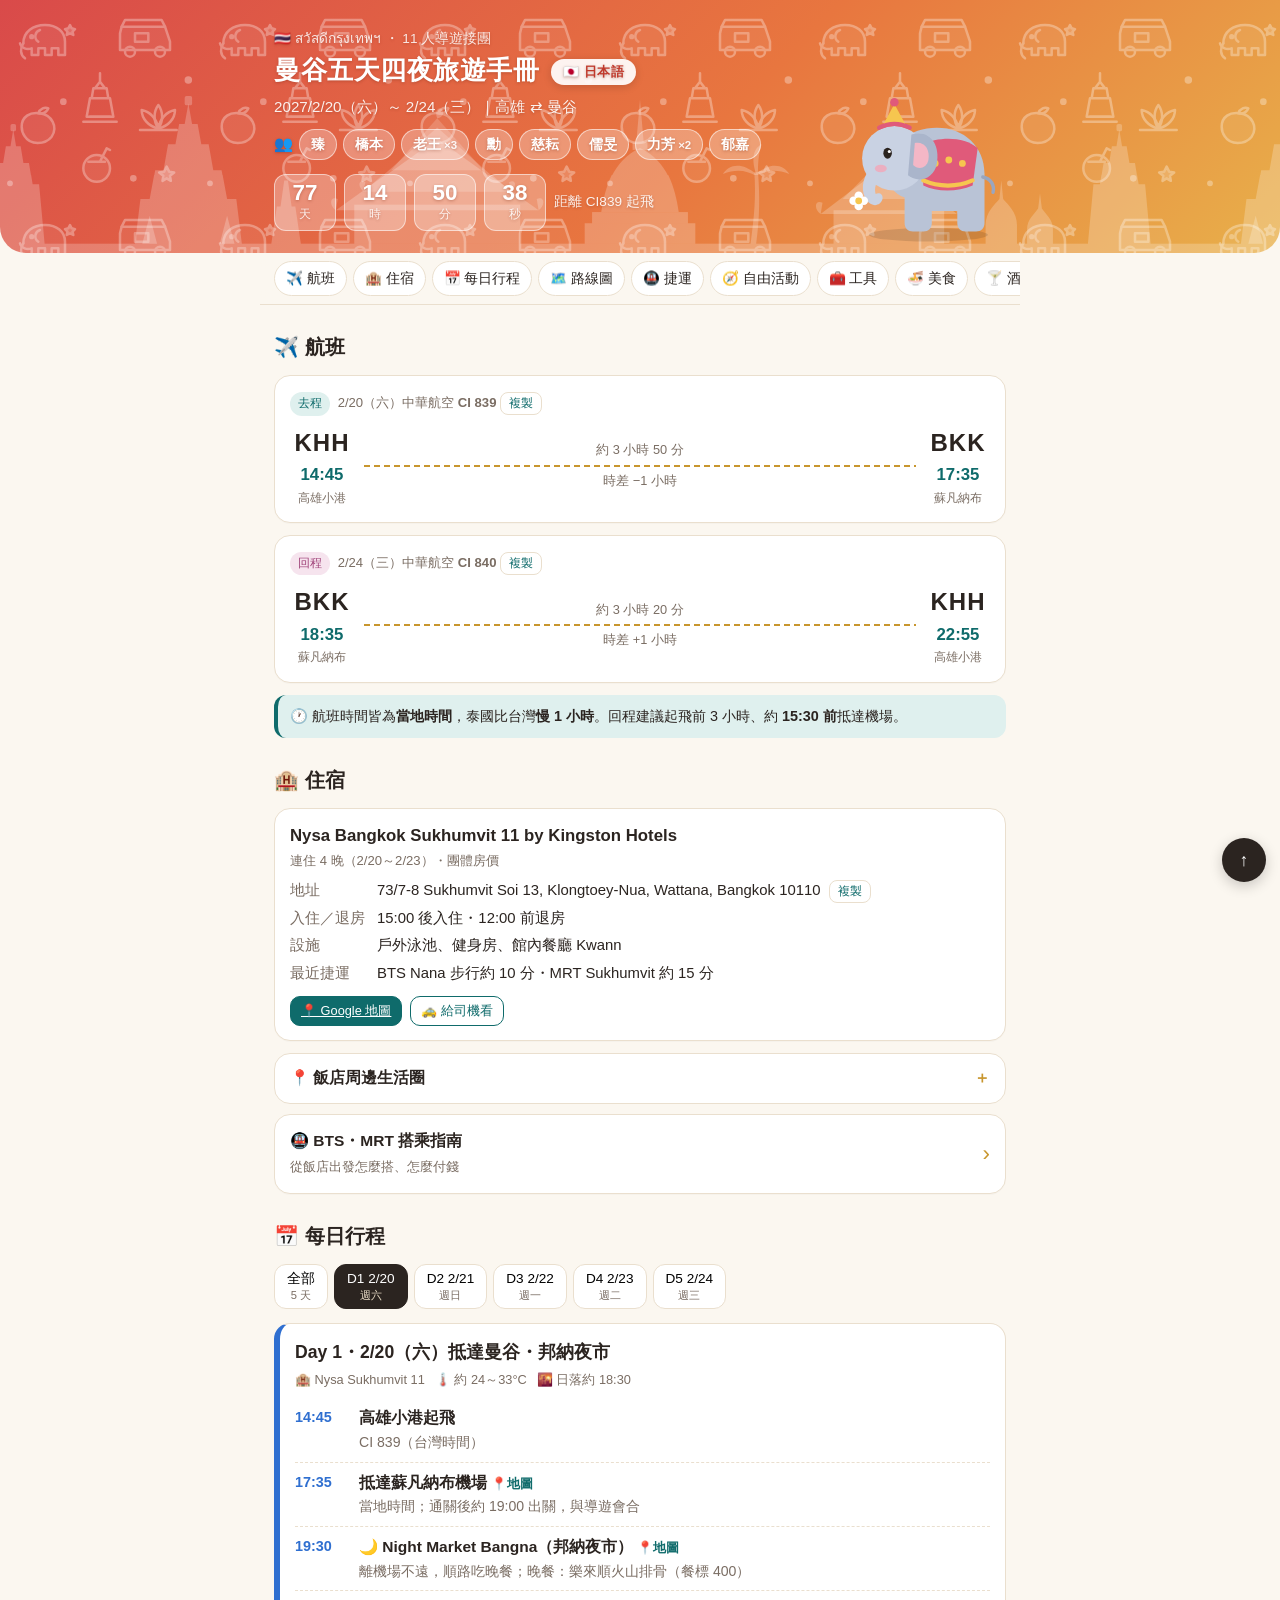
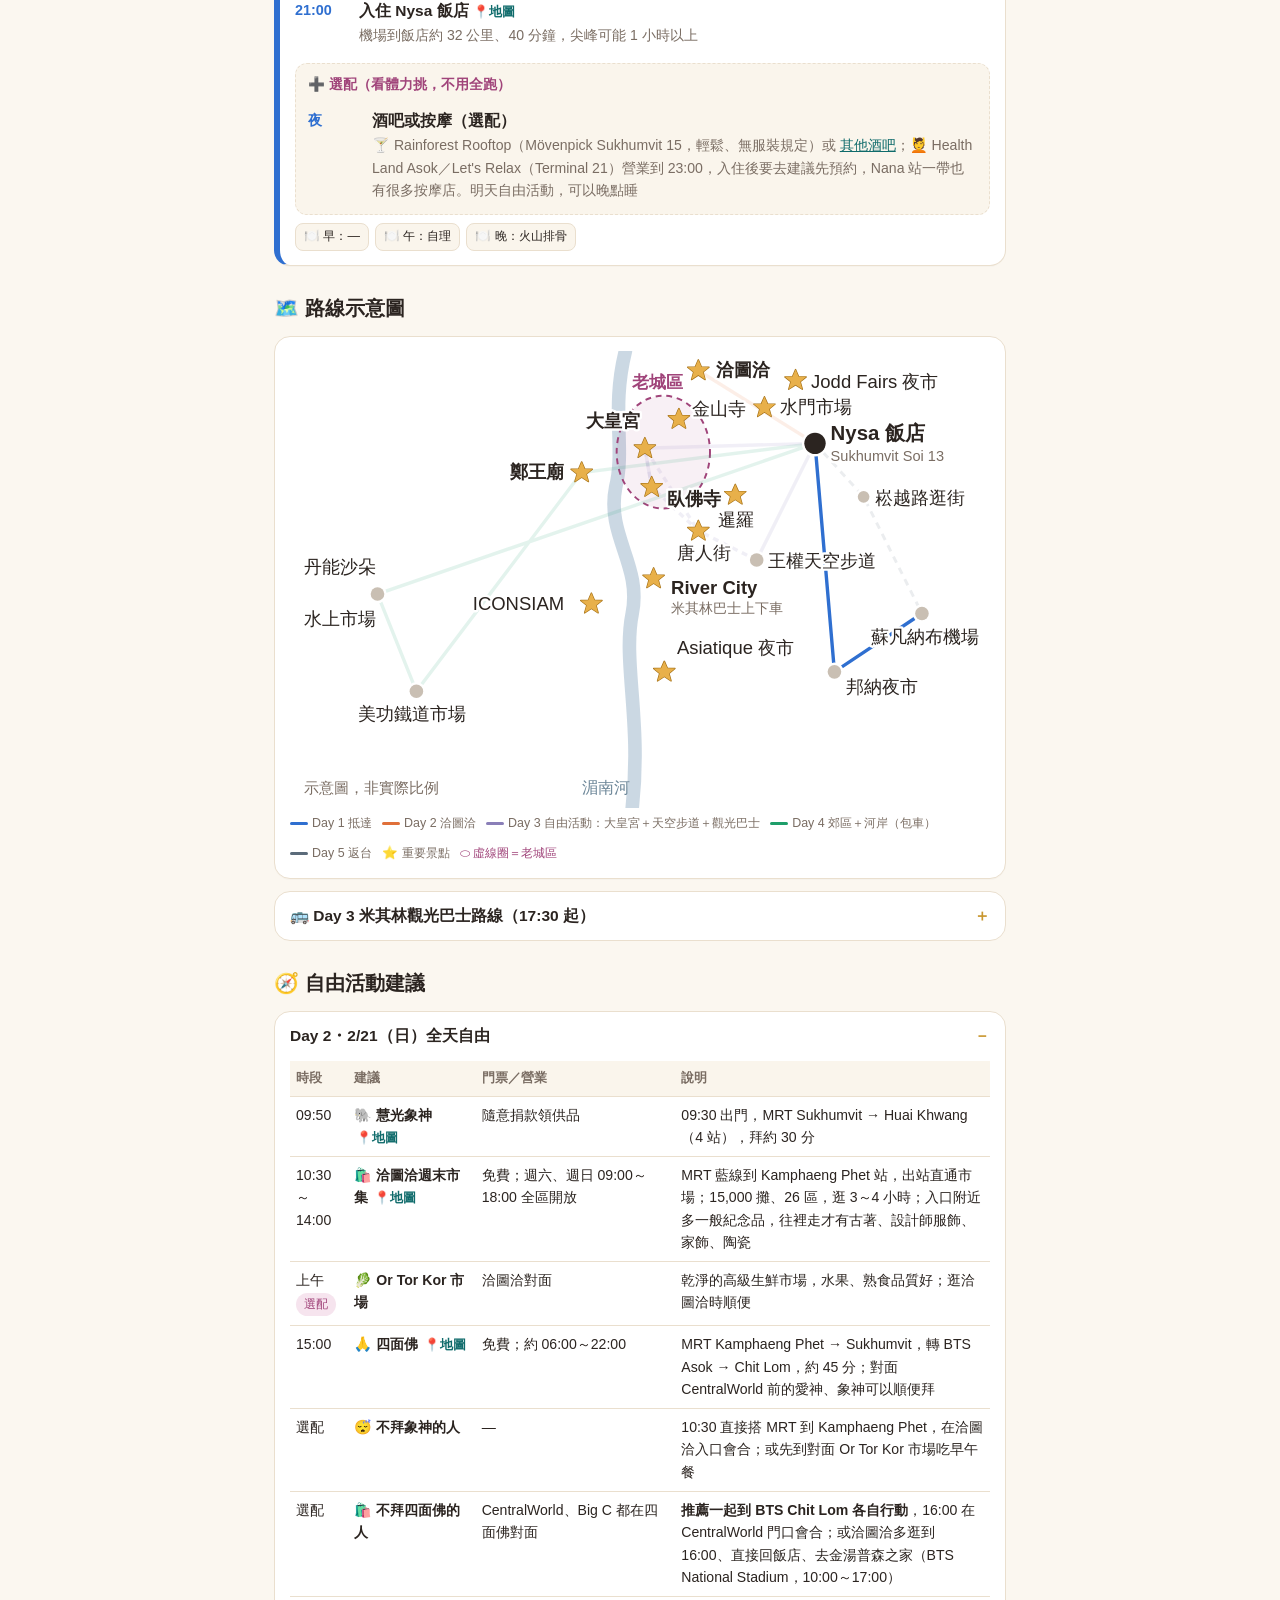
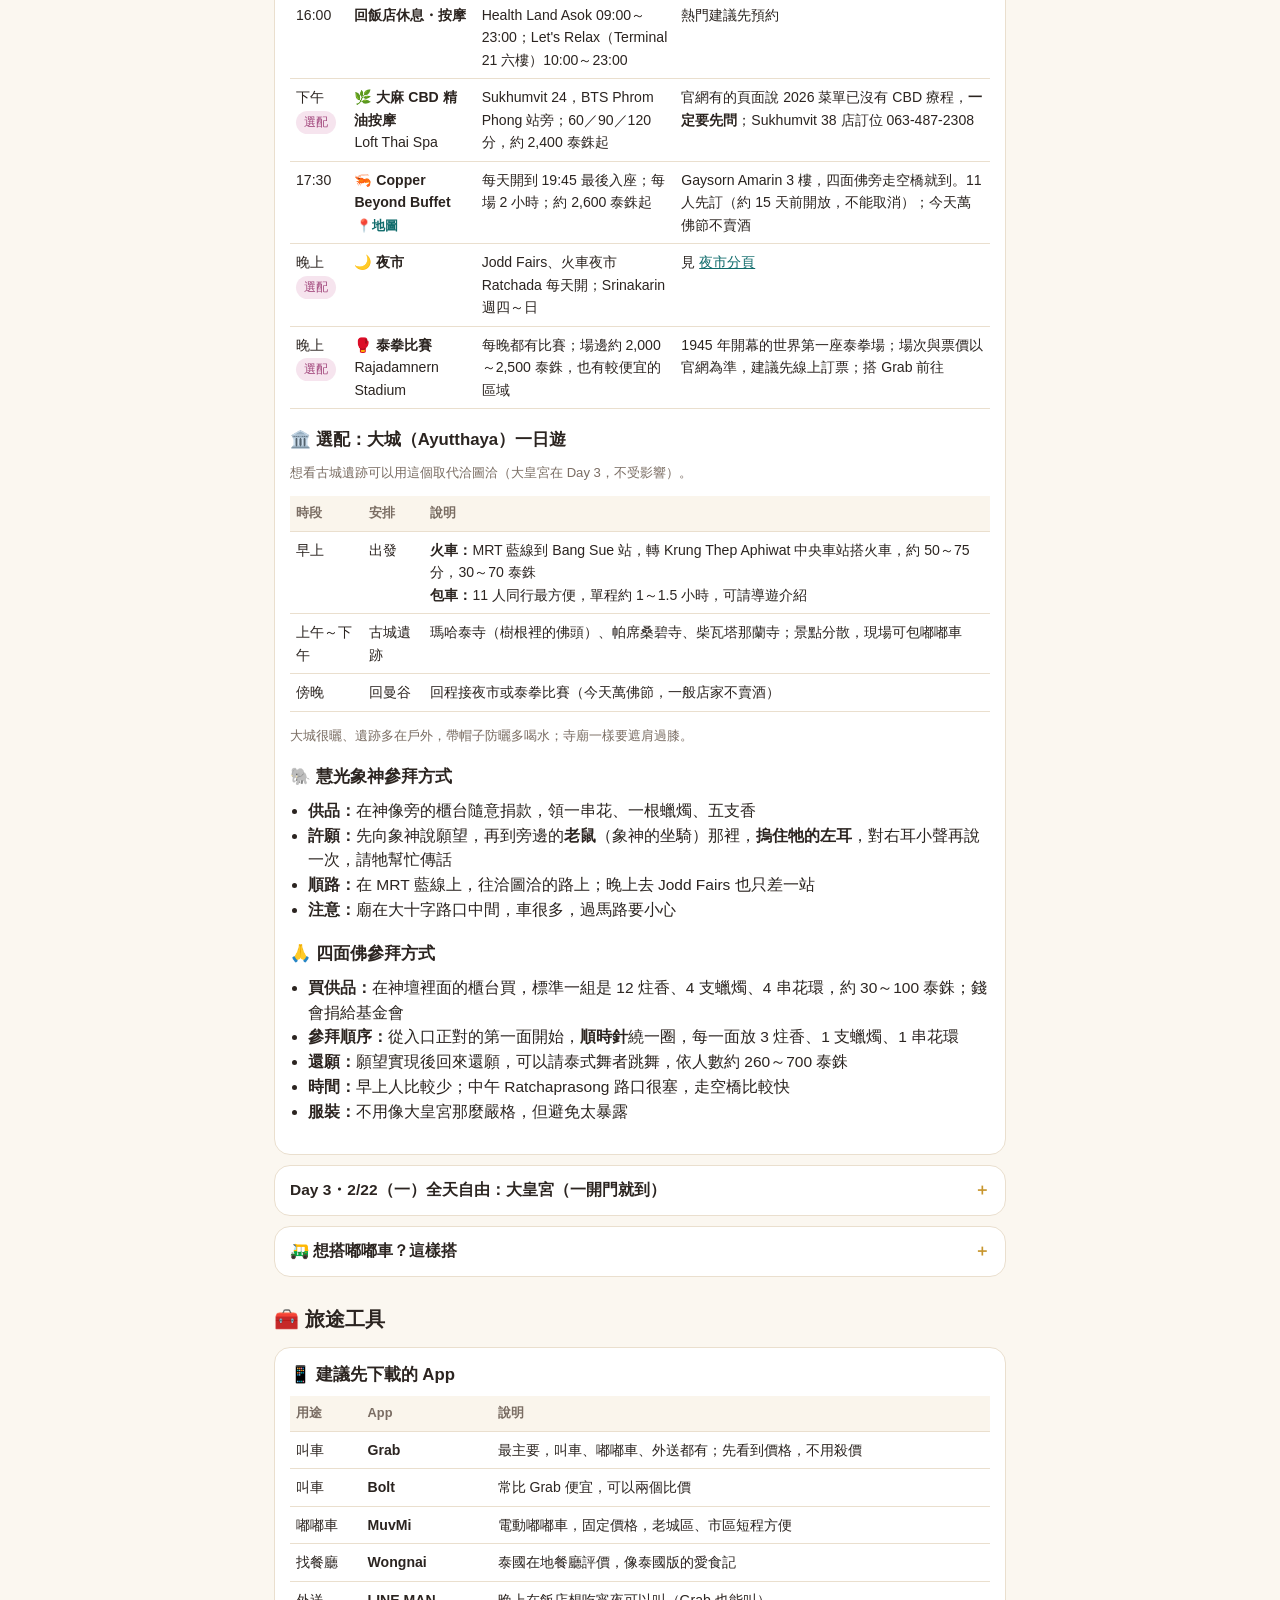
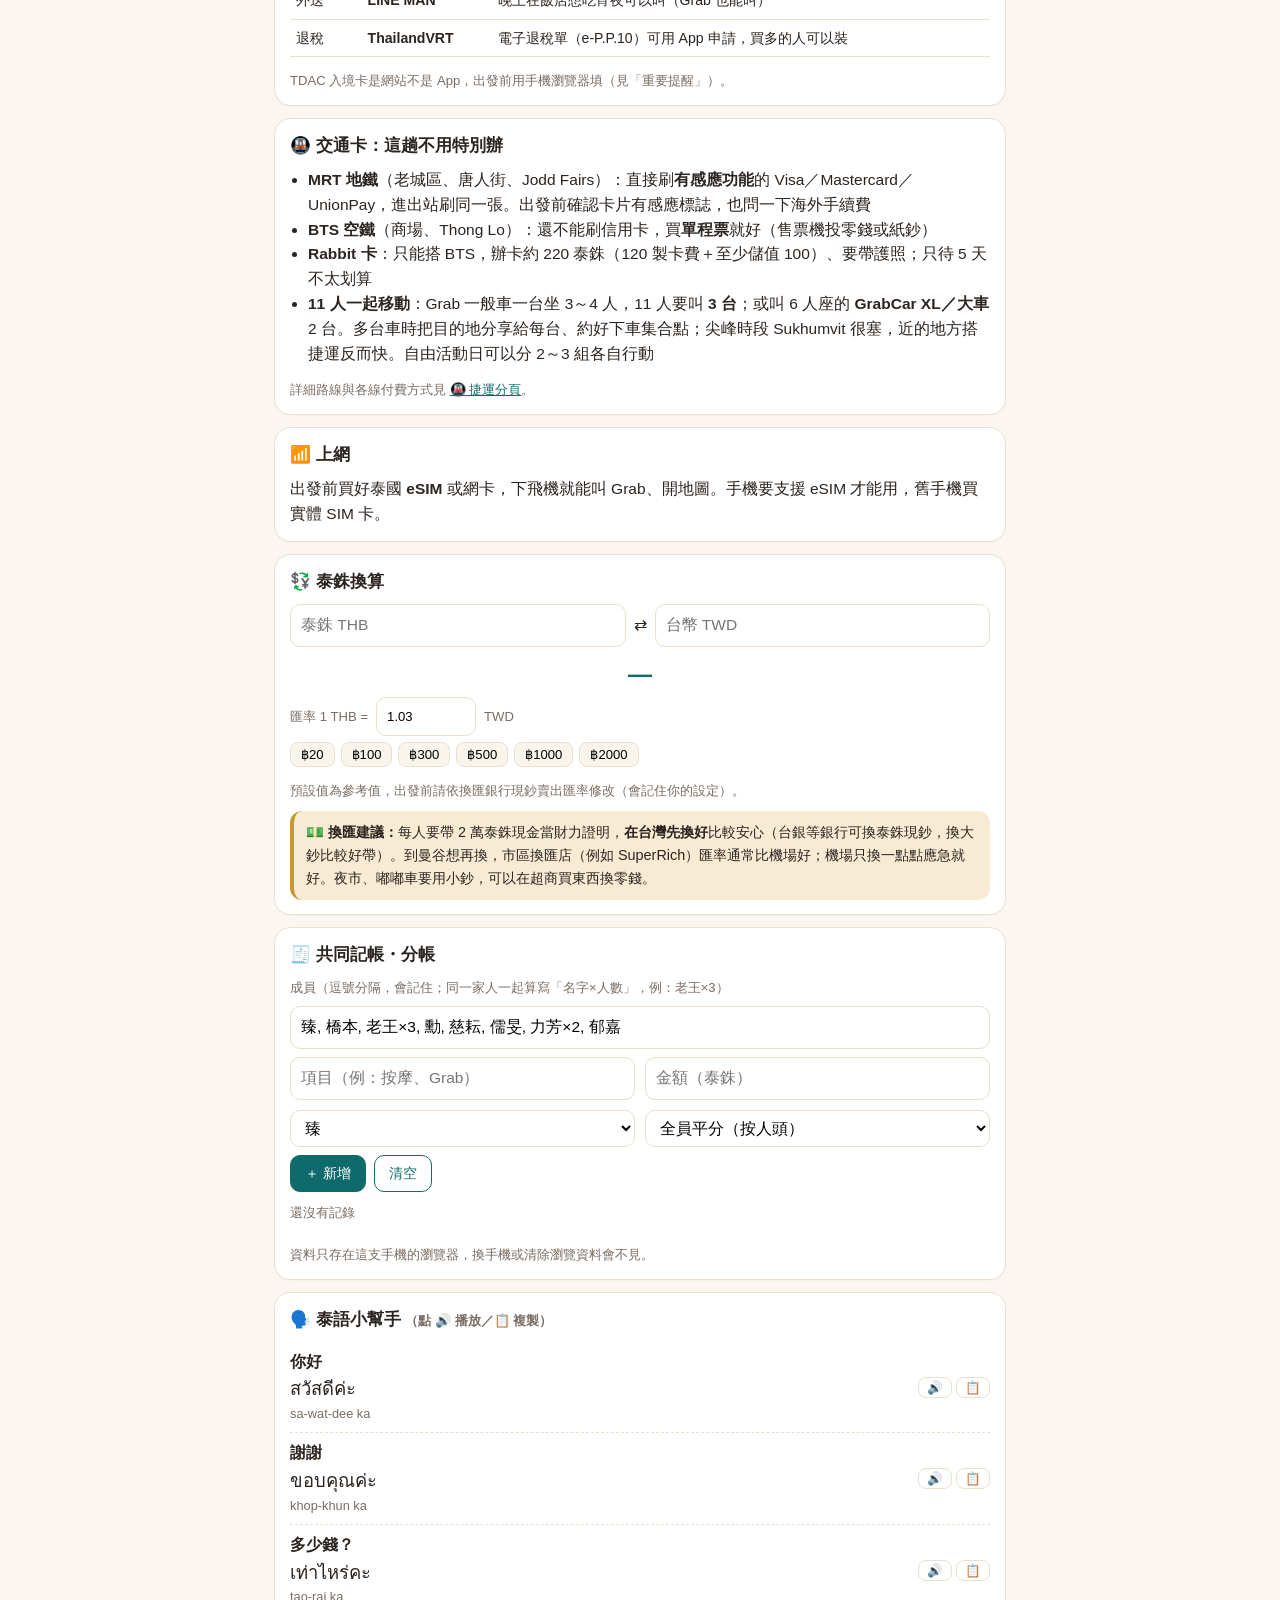
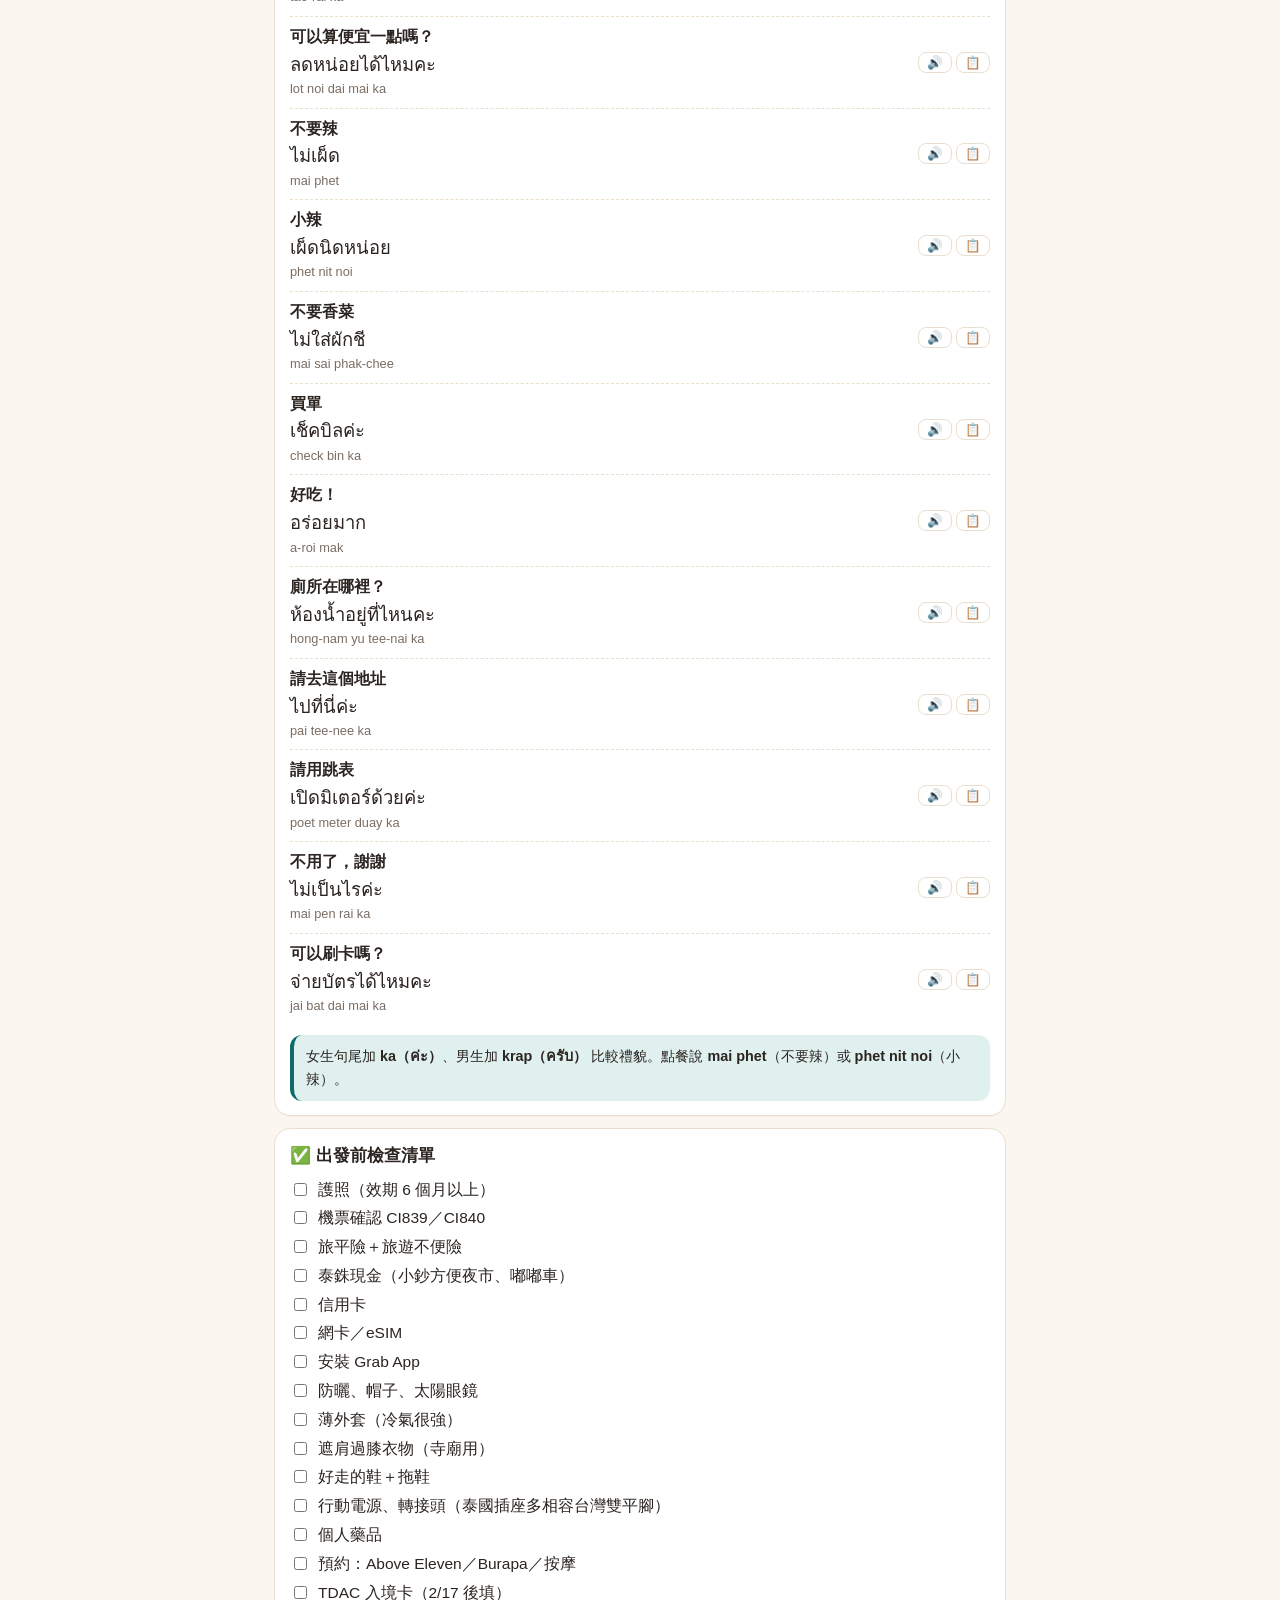
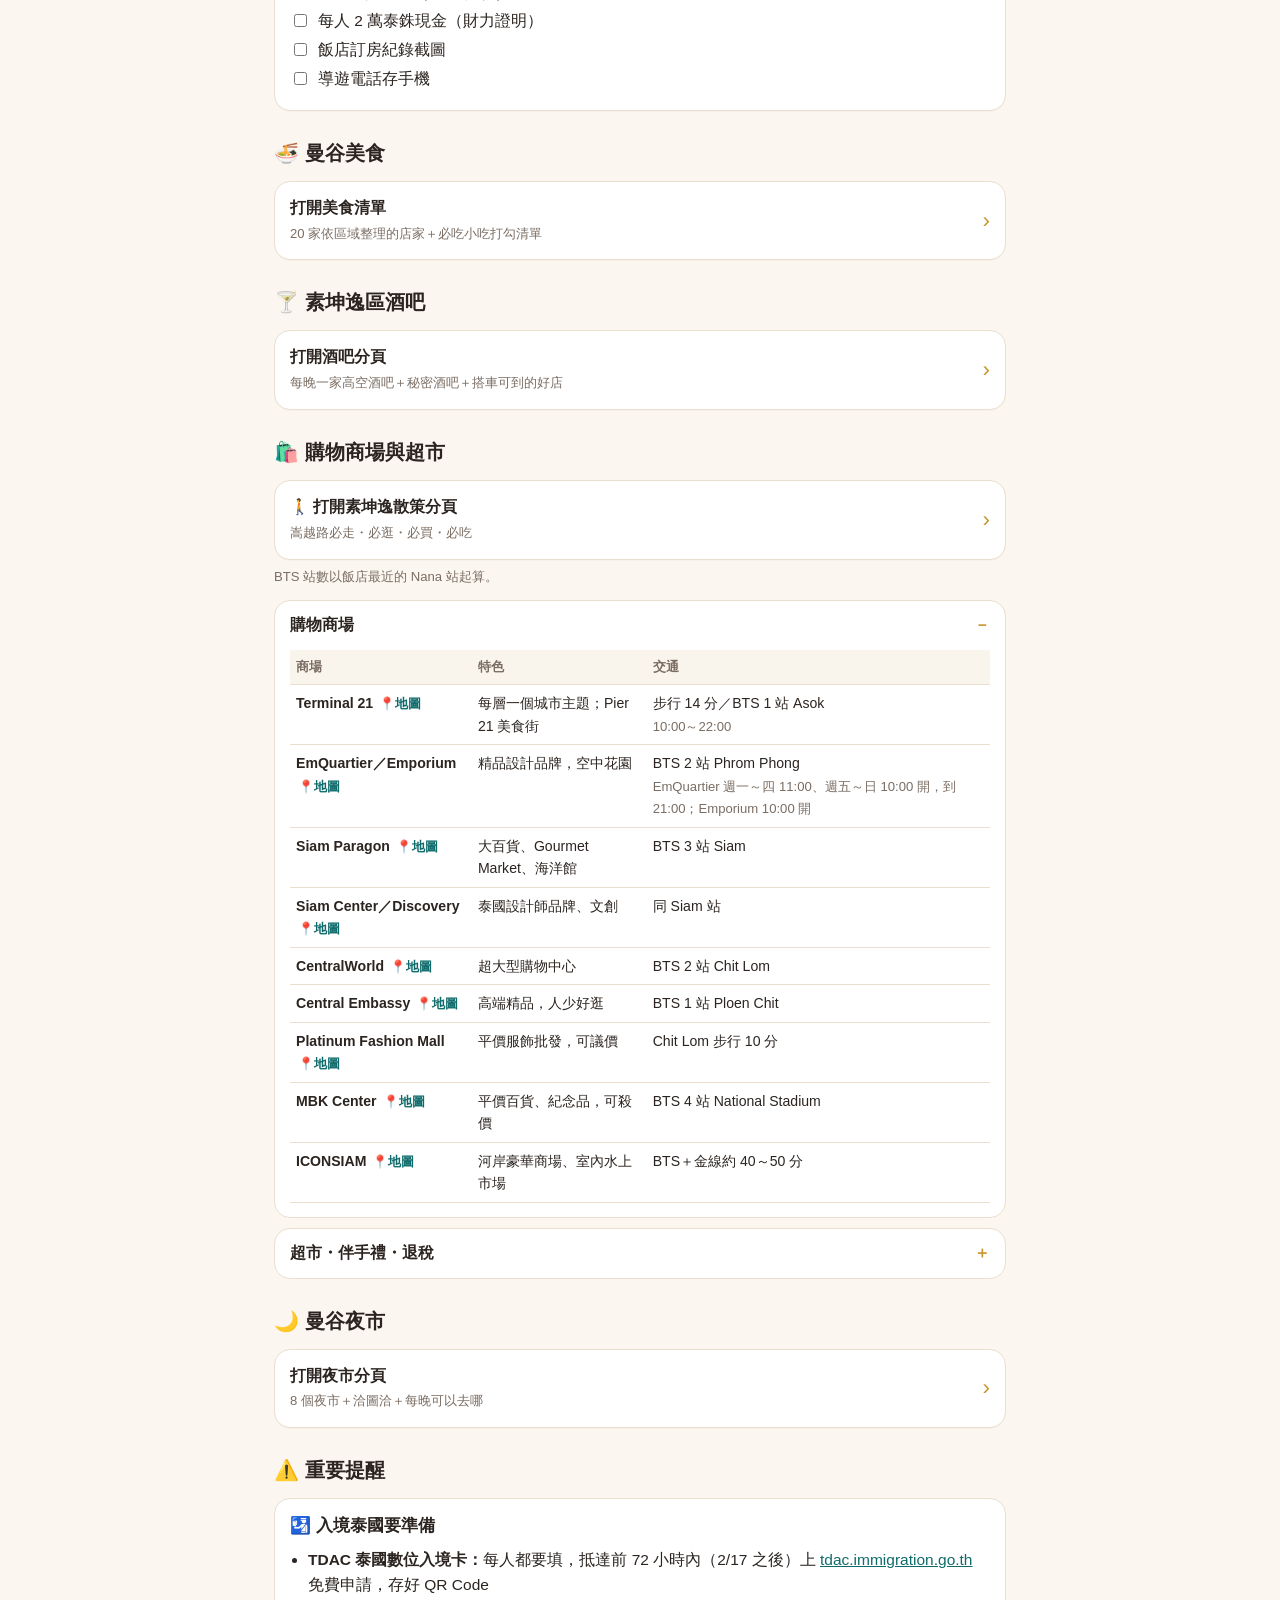
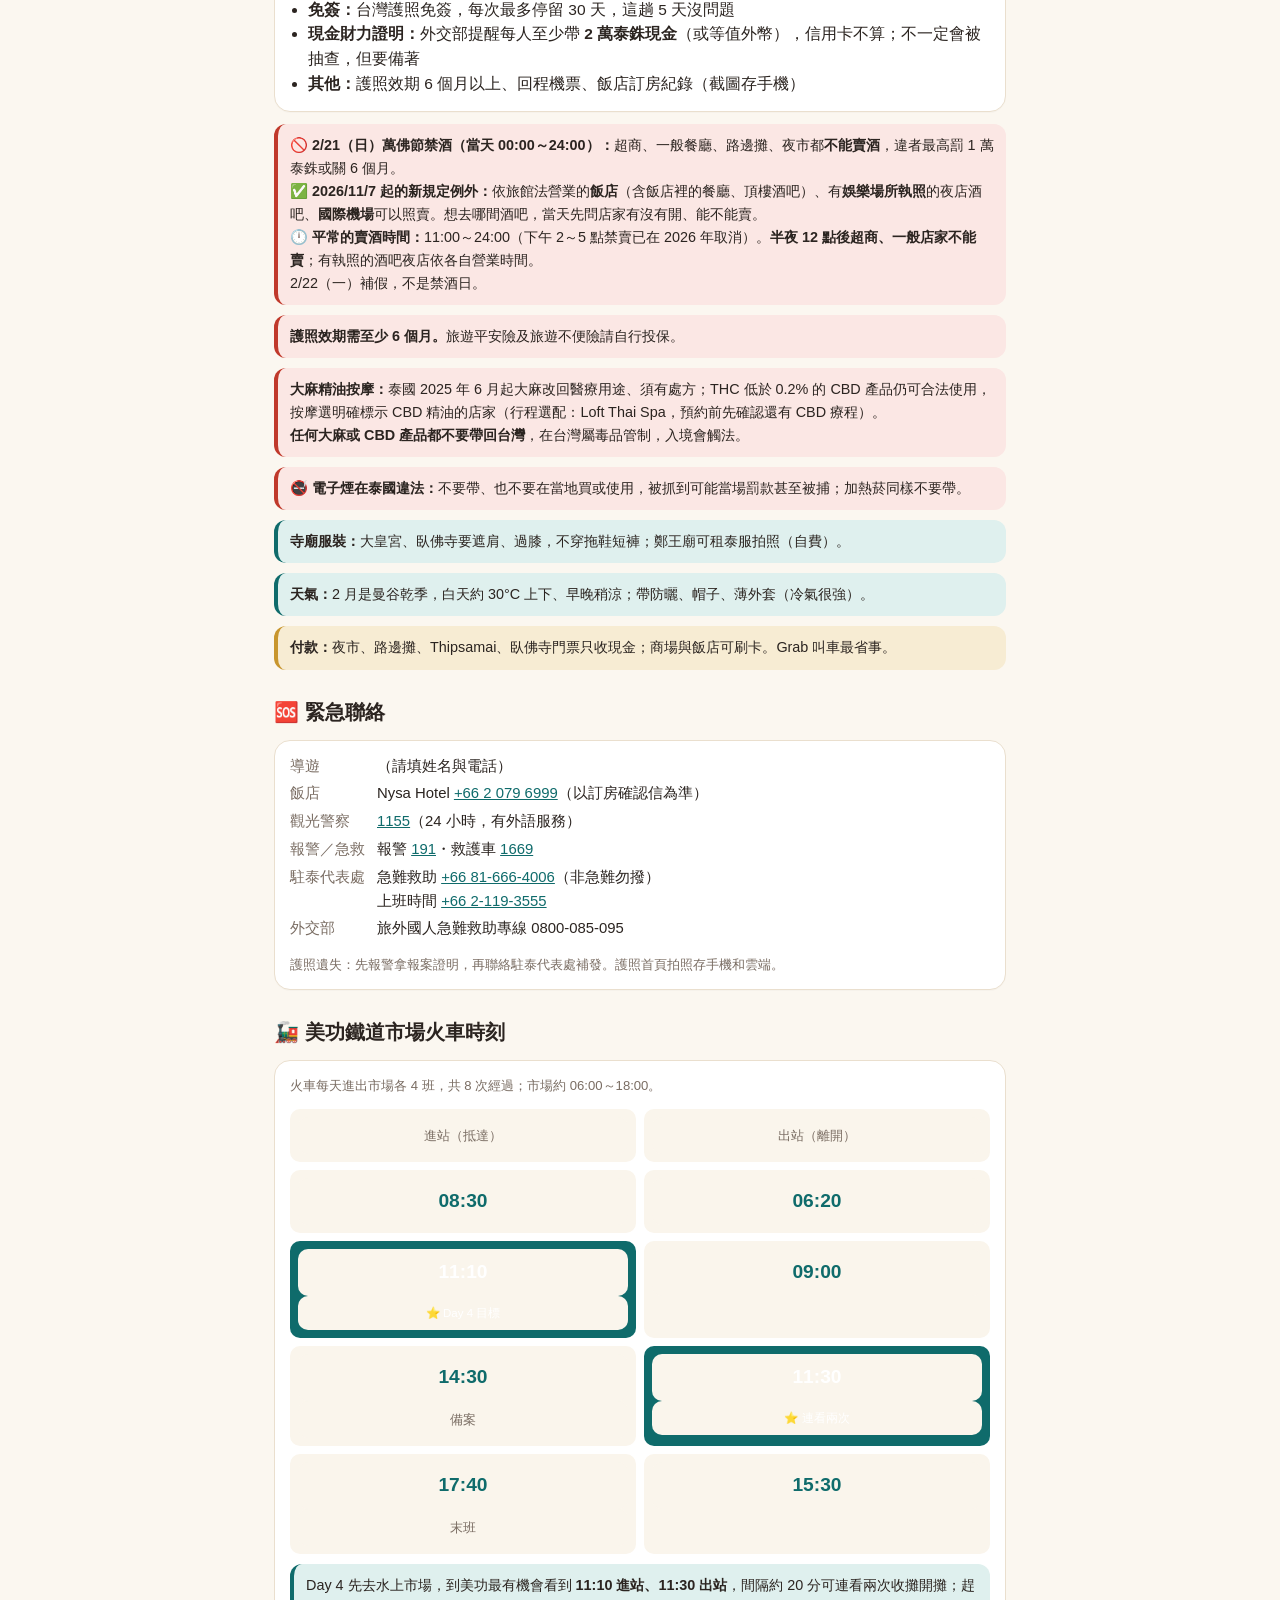
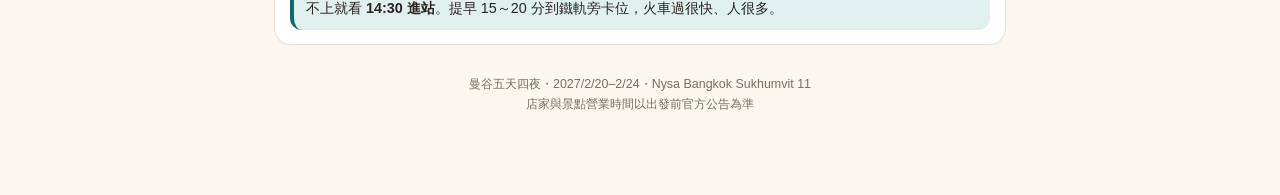
<file: index.html>
<!DOCTYPE html>
<html lang="zh-Hant">
<head>
<meta charset="UTF-8">
<meta name="viewport" content="width=device-width, initial-scale=1, viewport-fit=cover">
<title>🇹🇭 曼谷五天四夜旅遊手冊｜2027/2/20–2/24</title>
<style>
:root{
  --bg:#fbf7f0; --card:#ffffff; --ink:#2b2420; --muted:#7a6d63; --line:#eadfce;
  --gold:#c8962e; --gold-soft:#f7ecd3; --teal:#0f6b6b; --teal-soft:#dff0ee;
  --orchid:#a0447a; --orchid-soft:#f6e4ee; --red:#c0392b; --red-soft:#fbe7e4;
  --d1:#2f6fd0; --d2:#e0703a; --d3:#8a7fb8; --d4:#1e9e6a; --d5:#5b6b7a;
  --radius:16px;
}
*{box-sizing:border-box}
html{scroll-behavior:smooth}
body{margin:0;font-family:-apple-system,BlinkMacSystemFont,"PingFang TC","Noto Sans TC","Microsoft JhengHei",sans-serif;background:var(--bg);color:var(--ink);line-height:1.6;font-size:15.5px;-webkit-text-size-adjust:100%}
a{color:var(--teal)}
.wrap{max-width:760px;margin:0 auto;padding:0 14px 80px}
header.hero{--tmpl:1;background:url("assets/temples.svg") center bottom/auto 62% repeat-x,url("assets/pattern.svg") 0 0/200px repeat,linear-gradient(135deg,#d94a4a 0%,#e8763f 55%,#e8b04a 100%);color:#fff;padding:28px 18px 22px;border-radius:0 0 26px 26px;position:relative;overflow:hidden;text-shadow:0 1px 3px rgba(120,40,20,.35)}
header.hero::after{content:"";position:absolute;right:max(8px,calc(50% - 370px));bottom:6px;width:96px;height:86px;background:url("assets/elephant.svg") center/contain no-repeat;pointer-events:none}
@media(max-width:599px){header.hero{background-size:auto 40%,200px,auto}}
@media(min-width:600px){header.hero::after{width:170px;height:153px;bottom:8px}}
.hero h1,.hero .sub,.hero .count{position:relative;z-index:1}
.count .box{background:rgba(255,255,255,.28)!important;border-color:rgba(255,255,255,.55)!important}
.hero h1{margin:0 0 4px;font-size:1.6rem;letter-spacing:.5px}
.hero .sub{opacity:.9;font-size:.95rem}
.count{margin-top:14px;display:flex;gap:8px;flex-wrap:wrap}
.count .box{background:rgba(255,255,255,.14);border:1px solid rgba(255,255,255,.25);border-radius:12px;padding:6px 10px;text-align:center;min-width:62px}
.count .n{font-size:1.4rem;font-weight:700;line-height:1.1;font-variant-numeric:tabular-nums}
.count .l{font-size:.72rem;opacity:.85}
.count .msg{align-self:center;font-size:.85rem;opacity:.9}
nav.jump{position:sticky;top:0;z-index:20;background:rgba(251,247,240,.94);backdrop-filter:blur(8px);-webkit-backdrop-filter:blur(8px);border-bottom:1px solid var(--line);margin:0 -14px;padding:8px 14px;display:flex;gap:6px;overflow-x:auto;scrollbar-width:none}
nav.jump::-webkit-scrollbar{display:none}
nav.jump a{flex:0 0 auto;text-decoration:none;color:var(--ink);background:#fff;border:1px solid var(--line);padding:6px 11px;border-radius:999px;font-size:.85rem;white-space:nowrap}
nav.jump a:active{background:var(--gold-soft)}
section{scroll-margin-top:60px;margin-top:26px}
h2{font-size:1.25rem;margin:0 0 12px;display:flex;align-items:center;gap:8px}
h3{font-size:1.05rem;margin:18px 0 8px}
.card{background:var(--card);border:1px solid var(--line);border-radius:var(--radius);padding:14px 15px;margin-bottom:12px;box-shadow:0 1px 0 rgba(0,0,0,.02)}
.grid2{display:grid;grid-template-columns:1fr 1fr;gap:10px}
@media(max-width:520px){.grid2{grid-template-columns:1fr}}
.kv{display:grid;grid-template-columns:auto 1fr;gap:4px 12px;font-size:.93rem}
.kv b{color:var(--muted);font-weight:500}
.tag{display:inline-block;font-size:.75rem;padding:2px 8px;border-radius:999px;background:var(--gold-soft);color:#8a6414;margin:2px 4px 2px 0}
.tag.t{background:var(--teal-soft);color:var(--teal)}
.tag.o{background:var(--orchid-soft);color:var(--orchid)}
.tag.r{background:var(--red-soft);color:var(--red)}
.note{border-radius:12px;padding:10px 12px;font-size:.9rem;margin:10px 0}
.note.imp{background:var(--red-soft);border-left:4px solid var(--red)}
.note.tip{background:var(--teal-soft);border-left:4px solid var(--teal)}
.note.gold{background:var(--gold-soft);border-left:4px solid var(--gold)}
.flight{display:flex;align-items:center;gap:10px}
.flight .ap{text-align:center;min-width:64px}
.flight .ap .code{font-size:1.5rem;font-weight:700;letter-spacing:1px}
.flight .ap .t{font-size:1.05rem;font-weight:600;color:var(--teal)}
.flight .ap .c{font-size:.75rem;color:var(--muted)}
.flight .mid{flex:1;text-align:center;font-size:.8rem;color:var(--muted)}
.flight .mid .line{height:2px;background:repeating-linear-gradient(90deg,var(--gold) 0 6px,transparent 6px 10px);margin:4px 0}
.copy{border:1px solid var(--line);background:#fff;border-radius:8px;padding:2px 8px;font-size:.78rem;cursor:pointer;color:var(--teal);margin-left:4px}
.copy.ok{background:var(--teal);color:#fff;border-color:var(--teal)}
.btn{border:1px solid var(--teal);background:var(--teal);color:#fff;border-radius:10px;padding:8px 14px;font-size:.9rem;cursor:pointer}
.btn.ghost{background:#fff;color:var(--teal)}
.btn.sm{padding:4px 10px;font-size:.8rem}
.daybar{display:flex;gap:6px;overflow-x:auto;padding-bottom:6px;margin-bottom:8px;scrollbar-width:none}
.daybar::-webkit-scrollbar{display:none}
.daybar button{flex:0 0 auto;border:1px solid var(--line);background:#fff;border-radius:12px;padding:6px 12px;font-size:.85rem;cursor:pointer;line-height:1.25;text-align:center}
.daybar button small{display:block;font-size:.7rem;color:var(--muted)}
.daybar button.on{background:var(--ink);color:#fff;border-color:var(--ink)}
.daybar button.on small{color:#e9dcc6}
.day{border-left:6px solid var(--dc,var(--gold))}
.day .dh{display:flex;justify-content:space-between;align-items:flex-start;gap:8px;flex-wrap:wrap}
.day .dh h3{margin:0;font-size:1.1rem}
.day .meta{font-size:.8rem;color:var(--muted);display:flex;gap:10px;flex-wrap:wrap;margin:4px 0 8px}
.tl{list-style:none;margin:6px 0 0;padding:0}
.tl li{display:grid;grid-template-columns:54px 1fr;gap:10px;padding:8px 0;border-top:1px dashed var(--line)}
.tl li:first-child{border-top:0}
.tl .tm{font-weight:700;color:var(--dc,var(--teal));font-variant-numeric:tabular-nums;font-size:.9rem}
.tl .ti{font-weight:600}
.tl .ds{font-size:.88rem;color:var(--muted)}
.tl .pin{text-decoration:none;font-size:.8rem;margin-left:4px;white-space:nowrap}
.meals{display:flex;gap:6px;flex-wrap:wrap;margin-top:8px}
.meals span{font-size:.78rem;background:#faf5ec;border:1px solid var(--line);border-radius:8px;padding:3px 8px}
table{width:100%;border-collapse:collapse;font-size:.88rem}
th,td{border-bottom:1px solid var(--line);padding:7px 6px;text-align:left;vertical-align:top}
th{background:#faf5ec;color:var(--muted);font-weight:600;font-size:.8rem}
.tbl{overflow-x:auto;-webkit-overflow-scrolling:touch}
.tbl table{min-width:520px}
details{background:#fff;border:1px solid var(--line);border-radius:var(--radius);margin-bottom:10px;overflow:hidden}
details>summary{cursor:pointer;padding:12px 15px;font-weight:600;list-style:none;display:flex;justify-content:space-between;align-items:center}
details>summary::-webkit-details-marker{display:none}
details>summary::after{content:"＋";color:var(--gold);font-weight:700}
details[open]>summary::after{content:"－"}
details .in{padding:0 15px 14px}
.train{display:grid;grid-template-columns:1fr 1fr;gap:8px;text-align:center}
.train div{background:#faf5ec;border-radius:10px;padding:8px}
.train .big{font-size:1.2rem;font-weight:700;color:var(--teal)}
.train .hl{background:var(--teal);color:#fff}
.train .hl .big{color:#fff}
input,select{font:inherit;border:1px solid var(--line);border-radius:10px;padding:8px 10px;background:#fff;width:100%}
.row{display:flex;gap:8px;align-items:center}
.row>*{flex:1}
.conv .out{font-size:1.5rem;font-weight:700;color:var(--teal);text-align:center;margin:8px 0 2px}
.quick{display:flex;gap:6px;flex-wrap:wrap;margin-top:6px}
.quick button{border:1px solid var(--line);background:#faf5ec;border-radius:8px;padding:4px 10px;font-size:.82rem;cursor:pointer}
.ledger-list{margin-top:10px}
.ledger-list .it{display:flex;justify-content:space-between;gap:8px;padding:7px 0;border-top:1px dashed var(--line);font-size:.88rem}
.ledger-list .it .x{color:var(--red);cursor:pointer;border:0;background:none;font-size:1rem}
.bal{display:grid;grid-template-columns:repeat(auto-fill,minmax(130px,1fr));gap:6px;margin-top:8px}
.bal div{background:#faf5ec;border-radius:8px;padding:6px 8px;font-size:.82rem}
.bal .pos{color:var(--teal);font-weight:700}
.bal .neg{color:var(--red);font-weight:700}
.phr{display:grid;grid-template-columns:1fr auto;gap:4px 8px;align-items:center;padding:8px 0;border-top:1px dashed var(--line)}
.phr:first-child{border-top:0}
.phr .zh{font-weight:600}
.phr .th{font-size:1.15rem}
.phr .rd{font-size:.8rem;color:var(--muted)}
.check li{list-style:none;margin:4px 0}
.check label{display:flex;gap:8px;align-items:flex-start;cursor:pointer}
.check input{width:auto;margin-top:5px}
.check input:checked+span{text-decoration:line-through;color:var(--muted)}
.mapwrap svg{width:100%;height:auto;display:block}
.legend{display:flex;gap:10px;flex-wrap:wrap;font-size:.78rem;color:var(--muted);margin-top:6px}
.legend i{display:inline-block;width:18px;height:3px;border-radius:2px;vertical-align:middle;margin-right:4px}
footer{text-align:center;color:var(--muted);font-size:.78rem;margin-top:30px}
.toTop{position:fixed;right:14px;bottom:18px;background:var(--ink);color:#fff;border:0;border-radius:50%;width:44px;height:44px;font-size:1.1rem;box-shadow:0 4px 14px rgba(0,0,0,.2);cursor:pointer;z-index:30}
.small{font-size:.82rem;color:var(--muted)}
.optbox{background:#faf5ec;border:1px dashed var(--line);border-radius:12px;padding:4px 12px;margin-top:8px}
.opth{font-size:.85rem;font-weight:700;color:var(--orchid);padding-top:6px}
.mp{text-decoration:none;font-size:.8rem;white-space:nowrap;margin-left:2px;font-weight:600}
.mems{position:relative;z-index:1;display:flex;flex-wrap:wrap;align-items:center;gap:6px;margin-top:10px;font-size:.95rem}.mem{background:rgba(255,255,255,.28);border:1px solid rgba(255,255,255,.55);color:#fff;border-radius:999px;padding:3px 11px;font-weight:600;font-size:.88rem}.mem small{margin-left:3px;font-size:.72rem;font-weight:700;opacity:.9}
</style>
<link rel="stylesheet" href="assets/mobile.css">
</head>
<body>

<header class="hero">
  <div class="wrap" style="padding-bottom:0">
    <div style="font-size:.85rem;opacity:.85">🇹🇭 สวัสดีกรุงเทพฯ ・ 11 人導遊接團</div>
    <h1>曼谷五天四夜旅遊手冊</h1>
    <div class="sub">2027/2/20（六）～ 2/24（三）｜高雄 ⇄ 曼谷</div>
    <div class="mems">👥 <span class="mem">臻</span><span class="mem">橋本</span><span class="mem">老王<small>×3</small></span><span class="mem">勳</span><span class="mem">慈耘</span><span class="mem">儒旻</span><span class="mem">力芳<small>×2</small></span><span class="mem">郁嘉</span></div>
    <div class="count" id="countdown"></div>
  </div>
</header>

<div class="wrap">
<nav class="jump">
  <a href="#flight">✈️ 航班</a>
  <a href="#hotel">🏨 住宿</a>
  <a href="#days">📅 每日行程</a>
  <a href="#map">🗺️ 路線圖</a>
  <a href="transit.html">🚇 捷運</a>
  <a href="#free">🧭 自由活動</a>
  <a href="#tools">🧰 工具</a>
  <a href="food.html">🍜 美食</a>
  <a href="bars.html">🍸 酒吧</a>
  <a href="sukhumvit.html">🚶 素坤逸散策</a>
  <a href="#shop">🛍️ 購物</a>
  <a href="night.html">🌙 夜市</a>
  <a href="#tips">⚠️ 提醒</a>
  <a href="#sos">🆘 緊急</a>
  <a href="#train">🚂 美功火車</a>
</nav>

<!-- ============ 航班 ============ -->
<section id="flight">
  <h2>✈️ 航班</h2>
  <div class="card">
    <div class="small" style="margin-bottom:6px"><span class="tag t">去程</span> 2/20（六）中華航空 <b>CI 839</b><button class="copy" data-copy="CI839">複製</button></div>
    <div class="flight">
      <div class="ap"><div class="code">KHH</div><div class="t">14:45</div><div class="c">高雄小港</div></div>
      <div class="mid">約 3 小時 50 分<div class="line"></div>時差 −1 小時</div>
      <div class="ap"><div class="code">BKK</div><div class="t">17:35</div><div class="c">蘇凡納布</div></div>
    </div>
  </div>
  <div class="card">
    <div class="small" style="margin-bottom:6px"><span class="tag o">回程</span> 2/24（三）中華航空 <b>CI 840</b><button class="copy" data-copy="CI840">複製</button></div>
    <div class="flight">
      <div class="ap"><div class="code">BKK</div><div class="t">18:35</div><div class="c">蘇凡納布</div></div>
      <div class="mid">約 3 小時 20 分<div class="line"></div>時差 +1 小時</div>
      <div class="ap"><div class="code">KHH</div><div class="t">22:55</div><div class="c">高雄小港</div></div>
    </div>
  </div>
  <div class="note tip">🕐 航班時間皆為<b>當地時間</b>，泰國比台灣<b>慢 1 小時</b>。回程建議起飛前 3 小時、約 <b>15:30 前</b>抵達機場。</div>
</section>

<!-- ============ 住宿 ============ -->
<section id="hotel">
  <h2>🏨 住宿</h2>
  <div class="card">
    <div style="font-weight:700;font-size:1.05rem">Nysa Bangkok Sukhumvit 11 by Kingston Hotels</div>
    <div class="small">連住 4 晚（2/20～2/23）・團體房價</div>
    <div class="kv" style="margin-top:8px">
      <b>地址</b><span>73/7-8 Sukhumvit Soi 13, Klongtoey-Nua, Wattana, Bangkok 10110 <button class="copy" data-copy="73/7-8 Sukhumvit 13, Klongtoey-Nua, Wattana, Bangkok 10110">複製</button></span>
      <b>入住／退房</b><span>15:00 後入住・12:00 前退房</span>
      <b>設施</b><span>戶外泳池、健身房、館內餐廳 Kwann</span>
      <b>最近捷運</b><span>BTS Nana 步行約 10 分・MRT Sukhumvit 約 15 分</span>
    </div>
    <div style="margin-top:10px;display:flex;gap:8px;flex-wrap:wrap">
      <a class="btn sm" href="https://www.google.com/maps/search/?api=1&query=Nysa+Hotel+Bangkok+Sukhumvit+11" target="_blank" rel="noopener">📍 Google 地圖</a>
      <button class="btn sm ghost" onclick="showTaxi()">🚕 給司機看</button>
    </div>
    <div id="taxiCard" style="display:none;margin-top:10px;background:#111;color:#fff;border-radius:12px;padding:16px;text-align:center">
      <div style="font-size:1.35rem;font-weight:700;line-height:1.5">โรงแรม ไนซ่า กรุงเทพ<br>สุขุมวิท ซอย 13</div>
      <div style="font-size:.9rem;opacity:.8;margin-top:6px">Nysa Hotel Bangkok, Sukhumvit Soi 13<br>（近 BTS Nana 站）</div>
    </div>
  </div>
  <details>
    <summary>📍 飯店周邊生活圈</summary>
    <div class="in">
      <p class="small" style="margin-top:0">飯店在 Soi 13 小巷內，巷內安靜，走出巷口就是曼谷最熱鬧的觀光區之一，吃、逛、按摩都方便。</p>
      <ul style="padding-left:18px;margin:0">
        <li><b>捷運：</b>BTS Nana 站步行約 10 分（最近）；MRT Sukhumvit 約 15 分（可轉 BTS Asok）</li>
        <li><b>Soi 11 酒吧餐廳街：</b>步行幾分鐘，Above Eleven、Havana Social 等</li>
        <li><b>Nana 站一帶：</b>按摩店、路邊攤、便利商店密集</li>
        <li><b>韓國城：</b>大馬路對面 Sukhumvit Plaza 一帶</li>
        <li><b>Terminal 21：</b>步行約 14 分，頂樓 Pier 21 美食街便宜好吃</li>
      </ul>
      <div class="note imp" style="margin-bottom:0">Nana Plaza（Soi 4）與 Soi Cowboy 為成人娛樂區，晚上較喧鬧，有長輩同行可先提醒。</div>
    </div>
  </details>
  <a href="transit.html" class="card" style="display:flex;justify-content:space-between;align-items:center;text-decoration:none;color:inherit">
    <span><b>🚇 BTS・MRT 搭乘指南</b><br><span class="small">從飯店出發怎麼搭、怎麼付錢</span></span>
    <span style="font-size:1.4rem;color:var(--gold)">›</span>
  </a>
</section>

<!-- ============ 每日行程 ============ -->
<section id="days">
  <h2>📅 每日行程</h2>
  <div class="daybar" id="daybar"></div>
  <div id="dayList"></div>
</section>

<!-- ============ 路線圖 ============ -->
<section id="map">
  <h2>🗺️ 路線示意圖</h2>
  <div class="card mapwrap">
    <svg viewBox="0 0 720 470" xmlns="http://www.w3.org/2000/svg" font-family="-apple-system,'PingFang TC','Noto Sans TC',sans-serif">
      <defs><symbol id="st" viewBox="-12 -12 24 24"><path d="M0-11 3.2-3.6 11-3.4 4.8 1.6 7 9.4 0 4.8-7 9.4-4.8 1.6-11-3.4-3.2-3.6z" fill="#e8b04a" stroke="#a8741a" stroke-width="1.4"/></symbol></defs>
      <path d="M345 0 C330 60 345 100 335 140 C325 190 362 220 352 270 C342 320 362 380 352 470" fill="none" stroke="#a9bfd0" stroke-width="14" stroke-linecap="round" opacity=".6"/>
      <text x="300" y="455" font-size="16" fill="#6b8597">湄南河</text>
      <ellipse cx="384" cy="104" rx="48" ry="58" fill="#a0447a" fill-opacity=".08" stroke="#a0447a" stroke-width="2" stroke-dasharray="6 5"/>
      <text x="352" y="38" font-size="18" font-weight="700" fill="#a0447a" style="paint-order:stroke;stroke:#fff;stroke-width:5px">老城區</text>
      <g class="rt" data-d="1" stroke="var(--d1)" stroke-width="3.5" fill="none"><path d="M650 270 L560 330 L540 95"/></g>
      <g class="rt" data-d="4" stroke="var(--d4)" data-x="tour" stroke-width="3.5" fill="none"><path d="M540 95 L90 250 L130 350 L300 125 L540 95"/></g>
      <g class="rt" data-d="3" stroke="var(--d3)" stroke-width="3.5" fill="none"><path d="M540 95 L365 100 L372 140"/></g>
      <g class="rt" data-d="2" stroke="var(--d2)" stroke-width="3.5" fill="none"><path d="M540 95 L420 20"/></g>
      <g class="rt" data-d="3" stroke="var(--d3)" stroke-width="3.5" fill="none"><path d="M540 95 L480 215"/><path d="M480 215 L420 185 L372 140 L365 100 L420 185" stroke-dasharray="6 5"/></g>
      <g class="rt" data-d="5" stroke="var(--d5)" stroke-width="3" fill="none" stroke-dasharray="7 6"><path d="M540 95 L590 150 L650 270"/></g>
      <g font-size="19" fill="#2b2420" style="paint-order:stroke;stroke:#fff;stroke-width:5px;stroke-linejoin:round">
        <circle cx="540" cy="95" r="11" fill="#2b2420"/><text x="556" y="92" font-weight="700" font-size="21">Nysa 飯店</text><text x="556" y="113" font-size="15" fill="#7a6d63">Sukhumvit Soi 13</text>
        <circle cx="560" cy="330" r="7" fill="#c9bfb3"/><text x="572" y="352">邦納夜市</text>
        <circle cx="650" cy="270" r="7" fill="#c9bfb3"/><text x="598" y="300">蘇凡納布機場</text>
        <circle cx="590" cy="150" r="6" fill="#c9bfb3"/><text x="602" y="157">崧越路逛街</text>
        <circle cx="90" cy="250" r="7" fill="#c9bfb3"/><text x="14" y="228">丹能沙朵</text><text x="14" y="282">水上市場</text>
        <circle cx="130" cy="350" r="7" fill="#c9bfb3"/><text x="70" y="380">美功鐵道市場</text>
        <circle cx="480" cy="215" r="7" fill="#c9bfb3"/><text x="492" y="222">王權天空步道</text>
        <use href="#st" x="353" y="88" width="24" height="24"/><text x="304" y="78" font-weight="700">大皇宮</text>
        <use href="#st" x="360" y="128" width="24" height="24"/><text x="388" y="158" font-weight="700">臥佛寺</text>
        <use href="#st" x="288" y="113" width="24" height="24"/><text x="226" y="131" font-weight="700">鄭王廟</text>
        <use href="#st" x="388" y="58" width="24" height="24"/><text x="414" y="66">金山寺</text>
        <use href="#st" x="408" y="173" width="24" height="24"/><text x="398" y="214">唐人街</text>
        <use href="#st" x="446" y="136" width="24" height="24"/><text x="440" y="180">暹羅</text>
        <use href="#st" x="476" y="46" width="24" height="24"/><text x="504" y="64">水門市場</text>
        <use href="#st" x="408" y="8" width="24" height="24"/><text x="438" y="26" font-weight="700">洽圖洽</text>
        <use href="#st" x="508" y="18" width="24" height="24"/><text x="536" y="38">Jodd Fairs 夜市</text>
        <use href="#st" x="298" y="248" width="24" height="24"/><text x="188" y="266">ICONSIAM</text>
        <use href="#st" x="362" y="222" width="24" height="24"/><text x="392" y="250" font-weight="700" style="paint-order:stroke;stroke:#fff;stroke-width:5px">River City</text><text x="392" y="270" font-size="14" fill="#7a6d63" style="paint-order:stroke;stroke:#fff;stroke-width:5px">米其林巴士上下車</text>
        <use href="#st" x="373" y="318" width="24" height="24"/><text x="398" y="312">Asiatique 夜市</text>
      </g>
      <text x="14" y="455" font-size="15" fill="#7a6d63">示意圖，非實際比例</text>
    </svg>
    <div class="legend">
      <span><i style="background:var(--d1)"></i>Day 1 抵達</span>
      <span><i style="background:var(--d2)"></i>Day 2 洽圖洽</span>
      <span><i style="background:var(--d3)"></i>Day 3 自由活動：大皇宮＋天空步道＋觀光巴士</span>
      <span><i style="background:var(--d4)"></i>Day 4 郊區＋河岸（包車）</span>
      <span><i style="background:var(--d5)"></i>Day 5 返台</span>
      <span>⭐ 重要景點</span>
      <span style="color:#a0447a">⬭ 虛線圈＝老城區</span>
    </div>
  </div>
  <details>
    <summary>🚌 Day 3 米其林觀光巴士路線（17:30 起）</summary>
    <div class="in">
      <p class="small" style="margin-top:0">老城區繞一圈、邊吃邊看；停靠點以當天路線為準。</p>
      <svg viewBox="0 0 720 300" xmlns="http://www.w3.org/2000/svg" style="width:100%;height:auto;display:block" font-family="-apple-system,'PingFang TC','Noto Sans TC',sans-serif">
        <defs><marker id="ar" viewBox="0 0 10 10" refX="5" refY="5" markerWidth="5" markerHeight="5" orient="auto"><path d="M0 0L10 5L0 10z" fill="#1e9e6a"/></marker></defs>
        <rect x="70" y="70" width="580" height="160" rx="80" fill="#1e9e6a" fill-opacity=".06" stroke="#1e9e6a" stroke-width="7"/>
        <path d="M300 70 L330 70" stroke="#1e9e6a" stroke-width="7" marker-end="url(#ar)"/>
        <path d="M420 230 L390 230" stroke="#1e9e6a" stroke-width="7" marker-end="url(#ar)"/>
        <text x="360" y="148" text-anchor="middle" font-size="22" fill="#1e9e6a" font-weight="700">🚌 米其林觀光巴士</text>
        <text x="360" y="176" text-anchor="middle" font-size="16" fill="#7a6d63">約 1.5 小時・邊吃邊看・順時針繞一圈</text>
        <g font-size="18" fill="#2b2420" style="paint-order:stroke;stroke:#fff;stroke-width:5px;stroke-linejoin:round">
          <circle cx="70" cy="150" r="14" fill="#0f6b6b" stroke="#fff" stroke-width="3"/><text x="70" y="156" text-anchor="middle" font-size="14" fill="#fff" style="stroke:none">上</text>
          <text x="52" y="196" text-anchor="middle" font-weight="700" fill="#0f6b6b">River City</text><text x="52" y="216" text-anchor="middle" font-size="15" font-weight="700" fill="#c0392b">17:30 上車</text><text x="52" y="236" text-anchor="middle" font-size="15" font-weight="700" fill="#c0392b">19:00 下車</text>
          <circle cx="170" cy="70" r="11" fill="#fff" stroke="#1e9e6a" stroke-width="4"/><text x="170" y="40" text-anchor="middle">🏮 唐人街</text><text x="170" y="100" text-anchor="middle" font-size="15" font-weight="700" fill="#c0392b">約 17:40</text>
          <circle cx="280" cy="70" r="11" fill="#fff" stroke="#1e9e6a" stroke-width="4"/><text x="280" y="40" text-anchor="middle">🛕 龍蓮寺</text><text x="280" y="100" text-anchor="middle" font-size="15" font-weight="700" fill="#c0392b">約 17:50</text>
          <circle cx="470" cy="70" r="11" fill="#fff" stroke="#1e9e6a" stroke-width="4"/><text x="470" y="40" text-anchor="middle">⛩️ 大鞦韆・蘇泰寺</text><text x="470" y="100" text-anchor="middle" font-size="15" font-weight="700" fill="#c0392b">約 18:05</text>
          <circle cx="650" cy="150" r="11" fill="#fff" stroke="#1e9e6a" stroke-width="4"/><text x="664" y="118" text-anchor="end">👑 大皇宮</text><text x="630" y="156" text-anchor="end" font-size="15" font-weight="700" fill="#c0392b">約 18:20</text>
          <circle cx="520" cy="230" r="11" fill="#fff" stroke="#1e9e6a" stroke-width="4"/><text x="520" y="272" text-anchor="middle">🙏 臥佛寺</text><text x="520" y="212" text-anchor="middle" font-size="15" font-weight="700" fill="#c0392b">約 18:35</text>
          <circle cx="250" cy="230" r="11" fill="#fff" stroke="#1e9e6a" stroke-width="4"/><text x="250" y="272" text-anchor="middle">🌅 鄭王廟（隔河遠眺）</text><text x="250" y="212" text-anchor="middle" font-size="15" font-weight="700" fill="#c0392b">約 18:45</text>
        </g>
      </svg>
      <p class="small" style="margin:6px 0 0">⏱️ 時間為估算：晚餐場次約 17:30～19:00，各站是車上經過時間，實際以當天路線與路況為準；約 18:20 經過大皇宮剛好是日落時分。<br>巴士結束後想逛唐人街，搭 Grab 或 MRT 到 Wat Mangkon 站就到耀華力路；上下車地點以導遊通知為準。</p>
    </div>
  </details>
</section>

<!-- ============ 自由活動 ============ -->
<section id="free">
  <h2>🧭 自由活動建議</h2>
  <details open>
    <summary>Day 2・2/21（日）全天自由</summary>
    <div class="in tbl">
      <table>
        <tr><th>時段</th><th>建議</th><th>門票／營業</th><th>說明</th></tr>
        <tr><td>09:50</td><td><b>🐘 慧光象神</b> <a class="mp" href="https://www.google.com/maps/search/?api=1&query=Huai+Khwang+Ganesha+Shrine" target="_blank" rel="noopener">📍地圖</a></td><td>隨意捐款領供品</td><td>09:30 出門，MRT Sukhumvit → Huai Khwang（4 站），拜約 30 分</td></tr>
        <tr><td>10:30～14:00</td><td><b>🛍️ 洽圖洽週末市集</b> <a class="mp" href="https://www.google.com/maps/search/?api=1&query=Chatuchak+Weekend+Market" target="_blank" rel="noopener">📍地圖</a></td><td>免費；週六、週日 09:00～18:00 全區開放</td><td>MRT 藍線到 Kamphaeng Phet 站，出站直通市場；15,000 攤、26 區，逛 3～4 小時；入口附近多一般紀念品，往裡走才有古著、設計師服飾、家飾、陶瓷</td></tr>
        <tr><td>上午<br><span class="tag o">選配</span></td><td><b>🥬 Or Tor Kor 市場</b></td><td>洽圖洽對面</td><td>乾淨的高級生鮮市場，水果、熟食品質好；逛洽圖洽時順便</td></tr>
        <tr><td>15:00</td><td><b>🙏 四面佛</b> <a class="mp" href="https://www.google.com/maps/search/?api=1&query=Erawan+Shrine+Bangkok" target="_blank" rel="noopener">📍地圖</a></td><td>免費；約 06:00～22:00</td><td>MRT Kamphaeng Phet → Sukhumvit，轉 BTS Asok → Chit Lom，約 45 分；對面 CentralWorld 前的愛神、象神可以順便拜</td></tr>
        <tr><td>選配</td><td><b>😴 不拜象神的人</b></td><td>—</td><td>10:30 直接搭 MRT 到 Kamphaeng Phet，在洽圖洽入口會合；或先到對面 Or Tor Kor 市場吃早午餐</td></tr>
        <tr><td>選配</td><td><b>🛍️ 不拜四面佛的人</b></td><td>CentralWorld、Big C 都在四面佛對面</td><td><b>推薦一起到 BTS Chit Lom 各自行動</b>，16:00 在 CentralWorld 門口會合；或洽圖洽多逛到 16:00、直接回飯店、去金湯普森之家（BTS National Stadium，10:00～17:00）</td></tr>
        <tr><td>16:00</td><td><b>回飯店休息・按摩</b></td><td>Health Land Asok 09:00～23:00；Let's Relax（Terminal 21 六樓）10:00～23:00</td><td>熱門建議先預約</td></tr>
        <tr><td>下午<br><span class="tag o">選配</span></td><td><b>🌿 大麻 CBD 精油按摩</b><br>Loft Thai Spa</td><td>Sukhumvit 24，BTS Phrom Phong 站旁；60／90／120 分，約 2,400 泰銖起</td><td>官網有的頁面說 2026 菜單已沒有 CBD 療程，<b>一定要先問</b>；Sukhumvit 38 店訂位 063-487-2308</td></tr>
        <tr><td>17:30</td><td><b>🦐 Copper Beyond Buffet</b> <a class="mp" href="https://www.google.com/maps/search/?api=1&query=Copper+Beyond+Buffet+Gaysorn+Amarin" target="_blank" rel="noopener">📍地圖</a></td><td>每天開到 19:45 最後入座；每場 2 小時；約 2,600 泰銖起</td><td>Gaysorn Amarin 3 樓，四面佛旁走空橋就到。11 人先訂（約 15 天前開放，不能取消）；今天萬佛節不賣酒</td></tr>
        <tr><td>晚上<br><span class="tag o">選配</span></td><td><b>🌙 夜市</b></td><td>Jodd Fairs、火車夜市 Ratchada 每天開；Srinakarin 週四～日</td><td>見 <a href="night.html">夜市分頁</a></td></tr>
        <tr><td>晚上<br><span class="tag o">選配</span></td><td><b>🥊 泰拳比賽</b><br>Rajadamnern Stadium</td><td>每晚都有比賽；場邊約 2,000～2,500 泰銖，也有較便宜的區域</td><td>1945 年開幕的世界第一座泰拳場；場次與票價以官網為準，建議先線上訂票；搭 Grab 前往</td></tr>
      </table>
      <h3>🏛️ 選配：大城（Ayutthaya）一日遊</h3>
      <p class="small" style="margin-top:0">想看古城遺跡可以用這個取代洽圖洽（大皇宮在 Day 3，不受影響）。</p>
      <table>
        <tr><th>時段</th><th>安排</th><th>說明</th></tr>
        <tr><td>早上</td><td>出發</td><td><b>火車：</b>MRT 藍線到 Bang Sue 站，轉 Krung Thep Aphiwat 中央車站搭火車，約 50～75 分，30～70 泰銖<br><b>包車：</b>11 人同行最方便，單程約 1～1.5 小時，可請導遊介紹</td></tr>
        <tr><td>上午～下午</td><td>古城遺跡</td><td>瑪哈泰寺（樹根裡的佛頭）、帕席桑碧寺、柴瓦塔那蘭寺；景點分散，現場可包嘟嘟車</td></tr>
        <tr><td>傍晚</td><td>回曼谷</td><td>回程接夜市或泰拳比賽（今天萬佛節，一般店家不賣酒）</td></tr>
      </table>
      <p class="small">大城很曬、遺跡多在戶外，帶帽子防曬多喝水；寺廟一樣要遮肩過膝。</p>
      <h3>🐘 慧光象神參拜方式</h3>
      <ul style="padding-left:18px;margin-top:0">
        <li><b>供品：</b>在神像旁的櫃台隨意捐款，領一串花、一根蠟燭、五支香</li>
        <li><b>許願：</b>先向象神說願望，再到旁邊的<b>老鼠</b>（象神的坐騎）那裡，<b>摀住牠的左耳</b>，對右耳小聲再說一次，請牠幫忙傳話</li>
        <li><b>順路：</b>在 MRT 藍線上，往洽圖洽的路上；晚上去 Jodd Fairs 也只差一站</li>
        <li><b>注意：</b>廟在大十字路口中間，車很多，過馬路要小心</li>
      </ul>
      <h3>🙏 四面佛參拜方式</h3>
      <ul style="padding-left:18px;margin-top:0">
        <li><b>買供品：</b>在神壇裡面的櫃台買，標準一組是 12 炷香、4 支蠟燭、4 串花環，約 30～100 泰銖；錢會捐給基金會</li>
        <li><b>參拜順序：</b>從入口正對的第一面開始，<b>順時針</b>繞一圈，每一面放 3 炷香、1 支蠟燭、1 串花環</li>
        <li><b>還願：</b>願望實現後回來還願，可以請泰式舞者跳舞，依人數約 260～700 泰銖</li>
        <li><b>時間：</b>早上人比較少；中午 Ratchaprasong 路口很塞，走空橋比較快</li>
        <li><b>服裝：</b>不用像大皇宮那麼嚴格，但避免太暴露</li>
      </ul>
    </div>
  </details>
  <details>
    <summary>Day 3・2/22（一）全天自由：大皇宮（一開門就到）</summary>
    <div class="in tbl">
      <table>
        <tr><th>時段</th><th>建議</th><th>門票／營業</th><th>說明</th></tr>
        <tr><td>07:45 出門<br>08:30 到</td><td><b>大皇宮＋玉佛寺</b></td><td>500 泰銖（含玉佛寺）；08:30～16:30，15:30 停止售票</td><td>MRT Sukhumvit → Sanam Chai 約 25 分，<b>開門就進去</b>：10 點後旅行團陸續到、10 點到中午最擠，戶外也最曬。服裝要遮肩過膝；皇室典禮時可能臨時關閉</td></tr>
        <tr><td>10:30<br><span class="tag o">選配</span></td><td><b>臥佛寺</b></td><td>300 泰銖（含一瓶水），只收現金；08:00～18:30</td><td>大皇宮南門步行 5～7 分；寺內泰式按摩 30 分約 260、60 分約 420 泰銖；體力夠再去</td></tr>
        <tr><td>選配</td><td><b>😴 不去大皇宮的人</b></td><td>—</td><td>睡晚一點、泳池；約 10:45 出門，<b>11:30 直接到 Krua Apsorn 會合吃午餐</b>（從飯店叫 Grab 約 30～40 分，10:45 出門）</td></tr>
<tr><td>11:30 午餐</td><td><b>Krua Apsorn 宮廷泰菜（Dinso 路店）</b> <a class="mp" href="https://www.google.com/maps/search/?api=1&query=Krua+Apsorn+Dinso" target="_blank" rel="noopener">📍地圖</a></td><td>10:30～20:00（週日休，週一有開）；<b>只收現金</b></td><td>台灣遊記常推的老字號、米其林必比登。創辦人當過二十多年王太后御廚。必點：<b>蟹肉煎蛋、黃辣椒炒蟹肉、大蝦黃咖哩配脆蓮藕</b>。從臥佛寺叫 Grab 約 10 分；11 人先打電話訂位</td></tr>
        <tr><td>備選</td><td><b>永盛利 Yong Seng Lee</b> <a class="mp" href="https://www.google.com/maps/search/?api=1&query=Yong+Seng+Lee+Phraeng+Nara" target="_blank" rel="noopener">📍地圖</a></td><td>09:00～15:30，週日休</td><td>近百年海南炒粿條老店，招牌乾炒寸棗配半熟蛋、炸餛飩皮；店小，適合分組</td></tr>
        <tr><td>13:00</td><td>回飯店休息或按摩</td><td>—</td><td>叫 Grab 回 Sukhumvit（約 30～40 分），午睡、泳池；16:00 再出門去天空步道</td></tr>
        <tr><td>14:00<br><span class="tag o">選配</span></td><td><b>💆 午後按摩</b></td><td>90 分鐘最剛好</td><td><b>Health Land Asok</b> <a class="mp" href="https://www.google.com/maps/search/?api=1&query=Health+Land+Asok" target="_blank" rel="noopener">📍地圖</a>（人多也排得進）或 <b>Let's Relax Terminal 21</b> <a class="mp" href="https://www.google.com/maps/search/?api=1&query=Let%27s+Relax+Terminal+21" target="_blank" rel="noopener">📍地圖</a>；15:30 結束，BTS Asok → Chong Nonsi 去天空步道。11 人先訂位</td></tr>
      </table>
      <p class="small">不去大皇宮的人：早上自由（睡晚、泳池、做 SPA），<b>11:30 直接到 Krua Apsorn 會合</b>；11 人用餐記得先訂位、告知人數。</p>
    </div>
  </details>
  <details>
    <summary>🛺 想搭嘟嘟車？這樣搭</summary>
    <div class="in">
      <p class="small" style="margin-top:0">嘟嘟車適合老城區內短程，不適合從飯店直接坐到老城區（遠、塞、吸廢氣、比計程車貴）。</p>
      <div class="tbl"><table>
        <tr><th>路段</th><th>建議交通</th><th>參考</th></tr>
        <tr><td>飯店 → 老城區</td><td>MRT 藍線 Sukhumvit → Sanam Chai（近臥佛寺），或 Grab</td><td>免殺價、有冷氣</td></tr>
        <tr><td>大皇宮 → 臥佛寺</td><td>步行</td><td>約 5～7 分</td></tr>
        <tr><td>臥佛寺 → Thipsamai</td><td><b>嘟嘟車</b></td><td>約 2 公里，60～100 泰銖</td></tr>
        <tr><td>Thipsamai → 金山寺／大鞦韆</td><td><b>嘟嘟車</b></td><td>60～100 泰銖</td></tr>
        <tr><td>老城區 → 飯店</td><td>MRT 藍線（Sam Yot）或 Grab</td><td>回飯店按摩</td></tr>
      </table></div>
      <ul style="padding-left:18px;margin-bottom:0">
        <li><b>先講好價錢再上車</b>：先開 Grab 看同路線價格當殺價基準</li>
        <li><b>App 免殺價</b>：Grab 選 GrabTukTuk，或 MuvMi 電動嘟嘟車（固定價，06:30～22:00）</li>
        <li>一台通常坐 2～3 人</li>
        <li><b>防詐騙</b>：說「大皇宮今天關門」或推銷 20 泰銖繞一圈的，多半帶去珠寶店、西裝店，直接拒絕</li>
      </ul>
    </div>
  </details>
</section>

<!-- ============ 工具 ============ -->
<section id="tools">
  <h2>🧰 旅途工具</h2>
  <div class="card">
    <h3 style="margin-top:0">📱 建議先下載的 App</h3>
    <div class="tbl"><table style="min-width:0">
      <tr><th>用途</th><th>App</th><th>說明</th></tr>
      <tr><td>叫車</td><td><b>Grab</b></td><td>最主要，叫車、嘟嘟車、外送都有；先看到價格，不用殺價</td></tr>
      <tr><td>叫車</td><td><b>Bolt</b></td><td>常比 Grab 便宜，可以兩個比價</td></tr>
      <tr><td>嘟嘟車</td><td><b>MuvMi</b></td><td>電動嘟嘟車，固定價格，老城區、市區短程方便</td></tr>
      <tr><td>找餐廳</td><td><b>Wongnai</b></td><td>泰國在地餐廳評價，像泰國版的愛食記</td></tr>
      <tr><td>外送</td><td><b>LINE MAN</b></td><td>晚上在飯店想吃宵夜可以叫（Grab 也能叫）</td></tr>
      <tr><td>退稅</td><td><b>ThailandVRT</b></td><td>電子退稅單（e-P.P.10）可用 App 申請，買多的人可以裝</td></tr>
    </table></div>
    <p class="small" style="margin-bottom:0">TDAC 入境卡是網站不是 App，出發前用手機瀏覽器填（見「重要提醒」）。</p>
  </div>

  <div class="card">
    <h3 style="margin-top:0">🚇 交通卡：這趟不用特別辦</h3>
    <ul style="padding-left:18px;margin:0">
      <li><b>MRT 地鐵</b>（老城區、唐人街、Jodd Fairs）：直接刷<b>有感應功能</b>的 Visa／Mastercard／UnionPay，進出站刷同一張。出發前確認卡片有感應標誌，也問一下海外手續費</li>
      <li><b>BTS 空鐵</b>（商場、Thong Lo）：還不能刷信用卡，買<b>單程票</b>就好（售票機投零錢或紙鈔）</li>
      <li><b>Rabbit 卡</b>：只能搭 BTS，辦卡約 220 泰銖（120 製卡費＋至少儲值 100）、要帶護照；只待 5 天不太划算</li>
      <li><b>11 人一起移動</b>：Grab 一般車一台坐 3～4 人，11 人要叫 <b>3 台</b>；或叫 6 人座的 <b>GrabCar XL／大車</b> 2 台。多台車時把目的地分享給每台、約好下車集合點；尖峰時段 Sukhumvit 很塞，近的地方搭捷運反而快。自由活動日可以分 2～3 組各自行動</li>
    </ul>
    <p class="small" style="margin-bottom:0">詳細路線與各線付費方式見 <a href="transit.html">🚇 捷運分頁</a>。</p>
  </div>

  <div class="card">
    <h3 style="margin-top:0">📶 上網</h3>
    <p style="margin:0">出發前買好泰國 <b>eSIM</b> 或網卡，下飛機就能叫 Grab、開地圖。手機要支援 eSIM 才能用，舊手機買實體 SIM 卡。</p>
  </div>

  <div class="card conv">
    <h3 style="margin-top:0">💱 泰銖換算</h3>
    <div class="row">
      <input id="thb" type="number" inputmode="decimal" placeholder="泰銖 THB">
      <span style="flex:0 0 auto">⇄</span>
      <input id="twd" type="number" inputmode="decimal" placeholder="台幣 TWD">
    </div>
    <div class="out" id="convOut">—</div>
    <div class="row small" style="margin-top:4px">
      <span style="flex:0 0 auto">匯率 1 THB =</span>
      <input id="rate" type="number" step="0.001" inputmode="decimal" style="max-width:100px">
      <span style="flex:0 0 auto">TWD</span>
    </div>
    <div class="quick" id="quickThb"></div>
    <p class="small" style="margin-bottom:0">預設值為參考值，出發前請依換匯銀行現鈔賣出匯率修改（會記住你的設定）。</p>
    <div class="note gold" style="margin-bottom:0"><b>💵 換匯建議：</b>每人要帶 2 萬泰銖現金當財力證明，<b>在台灣先換好</b>比較安心（台銀等銀行可換泰銖現鈔，換大鈔比較好帶）。到曼谷想再換，市區換匯店（例如 SuperRich）匯率通常比機場好；機場只換一點點應急就好。夜市、嘟嘟車要用小鈔，可以在超商買東西換零錢。</div>
  </div>

  <div class="card">
    <h3 style="margin-top:0">🧾 共同記帳・分帳</h3>
    <div class="small" style="margin-bottom:8px">成員（逗號分隔，會記住；同一家人一起算寫「名字×人數」，例：老王×3）</div>
    <input id="members" placeholder="例如：臻, 老王×3, 力芳×2…">
    <div class="grid2" style="margin-top:8px">
      <input id="lgItem" placeholder="項目（例：按摩、Grab）">
      <input id="lgAmt" type="number" inputmode="decimal" placeholder="金額（泰銖）">
      <select id="lgPayer"></select>
      <select id="lgSplit"><option value="all">全員平分</option></select>
    </div>
    <div style="margin-top:8px;display:flex;gap:8px">
      <button class="btn" onclick="addLedger()">＋ 新增</button>
      <button class="btn ghost" onclick="clearLedger()">清空</button>
    </div>
    <div class="ledger-list" id="ledgerList"></div>
    <div id="ledgerSum" class="small" style="margin-top:8px"></div>
    <div class="bal" id="balance"></div>
    <p class="small" style="margin-bottom:0">資料只存在這支手機的瀏覽器，換手機或清除瀏覽資料會不見。</p>
  </div>

  <div class="card">
    <h3 style="margin-top:0">🗣️ 泰語小幫手 <span class="small">（點 🔊 播放／📋 複製）</span></h3>
    <div id="phrases"></div>
    <div class="note tip" style="margin-bottom:0">女生句尾加 <b>ka（ค่ะ）</b>、男生加 <b>krap（ครับ）</b> 比較禮貌。點餐說 <b>mai phet</b>（不要辣）或 <b>phet nit noi</b>（小辣）。</div>
  </div>

  <div class="card">
    <h3 style="margin-top:0">✅ 出發前檢查清單</h3>
    <ul class="check" id="checklist" style="padding:0;margin:0"></ul>
  </div>
</section>

<!-- ============ 美食 ============ -->
<section id="food">
  <h2>🍜 曼谷美食</h2>
  <a href="food.html" class="card" style="display:flex;justify-content:space-between;align-items:center;text-decoration:none;color:inherit">
    <span><b>打開美食清單</b><br><span class="small">20 家依區域整理的店家＋必吃小吃打勾清單</span></span>
    <span style="font-size:1.4rem;color:var(--gold)">›</span>
  </a>
</section>

<!-- ============ 高空酒吧 ============ -->
<section id="bars">
  <h2>🍸 素坤逸區酒吧</h2>
  <a href="bars.html" class="card" style="display:flex;justify-content:space-between;align-items:center;text-decoration:none;color:inherit">
    <span><b>打開酒吧分頁</b><br><span class="small">每晚一家高空酒吧＋秘密酒吧＋搭車可到的好店</span></span>
    <span style="font-size:1.4rem;color:var(--gold)">›</span>
  </a>
</section>

<!-- ============ 購物 ============ -->
<section id="shop">
  <h2>🛍️ 購物商場與超市</h2>
  <a href="sukhumvit.html" class="card" style="display:flex;justify-content:space-between;align-items:center;text-decoration:none;color:inherit">
    <span><b>🚶 打開素坤逸散策分頁</b><br><span class="small">嵩越路必走・必逛・必買・必吃</span></span>
    <span style="font-size:1.4rem;color:var(--gold)">›</span>
  </a>
  <p class="small" style="margin-top:-6px">BTS 站數以飯店最近的 Nana 站起算。</p>
  <details open>
    <summary>購物商場</summary>
    <div class="in tbl"><table>
      <tr><th>商場</th><th>特色</th><th>交通</th></tr>
      <tr><td><b>Terminal 21</b> <a class="mp" href="https://www.google.com/maps/search/?api=1&query=Terminal+21+Asok" target="_blank" rel="noopener">📍地圖</a></td><td>每層一個城市主題；Pier 21 美食街</td><td>步行 14 分／BTS 1 站 Asok<br><span class="small">10:00～22:00</span></td></tr>
      <tr><td><b>EmQuartier／Emporium</b> <a class="mp" href="https://www.google.com/maps/search/?api=1&query=EmQuartier+Bangkok" target="_blank" rel="noopener">📍地圖</a></td><td>精品設計品牌，空中花園</td><td>BTS 2 站 Phrom Phong<br><span class="small">EmQuartier 週一～四 11:00、週五～日 10:00 開，到 21:00；Emporium 10:00 開</span></td></tr>
      <tr><td><b>Siam Paragon</b> <a class="mp" href="https://www.google.com/maps/search/?api=1&query=Siam+Paragon" target="_blank" rel="noopener">📍地圖</a></td><td>大百貨、Gourmet Market、海洋館</td><td>BTS 3 站 Siam</td></tr>
      <tr><td><b>Siam Center／Discovery</b> <a class="mp" href="https://www.google.com/maps/search/?api=1&query=Siam+Center+Bangkok" target="_blank" rel="noopener">📍地圖</a></td><td>泰國設計師品牌、文創</td><td>同 Siam 站</td></tr>
      <tr><td><b>CentralWorld</b> <a class="mp" href="https://www.google.com/maps/search/?api=1&query=CentralWorld+Bangkok" target="_blank" rel="noopener">📍地圖</a></td><td>超大型購物中心</td><td>BTS 2 站 Chit Lom</td></tr>
      <tr><td><b>Central Embassy</b> <a class="mp" href="https://www.google.com/maps/search/?api=1&query=Central+Embassy+Bangkok" target="_blank" rel="noopener">📍地圖</a></td><td>高端精品，人少好逛</td><td>BTS 1 站 Ploen Chit</td></tr>
      <tr><td><b>Platinum Fashion Mall</b> <a class="mp" href="https://www.google.com/maps/search/?api=1&query=Platinum+Fashion+Mall" target="_blank" rel="noopener">📍地圖</a></td><td>平價服飾批發，可議價</td><td>Chit Lom 步行 10 分</td></tr>
      <tr><td><b>MBK Center</b> <a class="mp" href="https://www.google.com/maps/search/?api=1&query=MBK+Center+Bangkok" target="_blank" rel="noopener">📍地圖</a></td><td>平價百貨、紀念品，可殺價</td><td>BTS 4 站 National Stadium</td></tr>
      <tr><td><b>ICONSIAM</b> <a class="mp" href="https://www.google.com/maps/search/?api=1&query=ICONSIAM" target="_blank" rel="noopener">📍地圖</a></td><td>河岸豪華商場、室內水上市場</td><td>BTS＋金線約 40～50 分</td></tr>
    </table></div>
  </details>
  <details>
    <summary>超市・伴手禮・退稅</summary>
    <div class="in">
      <div class="tbl"><table>
        <tr><th>超市</th><th>特色</th><th>交通</th></tr>
        <tr><td><b>Big C</b> <a class="mp" href="https://www.google.com/maps/search/?api=1&query=Big+C+Ratchadamri" target="_blank" rel="noopener">📍地圖</a>（Ratchadamri）</td><td>伴手禮最齊、便宜</td><td>BTS Chit Lom，CentralWorld 對面</td></tr>
        <tr><td><b>Gourmet Market</b></td><td>高檔、包裝適合送禮，部分可退稅</td><td>Paragon、EmQuartier、Emporium</td></tr>
        <tr><td><b>Tops</b></td><td>中價位連鎖，晚上採買方便</td><td>Central 系列百貨內</td></tr>
        <tr><td><b>Lotus's</b></td><td>本地量販店，價格親民</td><td>出發前查最近分店</td></tr>
        <tr><td><b>7-Eleven／FamilyMart</b></td><td>零食、泰奶、藥膏</td><td>飯店周邊</td></tr>
      </table></div>
      <p><b>🎁 熱門伴手禮：</b>芒果乾、小老闆海苔、泰奶茶包、手標泰式茶、各式藥膏與香氛精油。</p>
      <div class="note gold" style="margin-bottom:0"><b>退稅：</b>在有「VAT Refund for Tourists」標誌的店，<b>同店同日滿 2,000 泰銖</b>，出示護照正本拿 P.P.10 退稅單和發票。離境當天<b>check-in 前</b>，退稅總額滿 20,000 泰銖要先帶商品給海關檢查蓋章；過出境後到退稅櫃台領錢。商品要沒用過、放隨身行李。規定以出發前公告為準。</div>
    </div>
  </details>
</section>

<!-- ============ 夜市 ============ -->
<section id="night">
  <h2>🌙 曼谷夜市</h2>
  <a href="night.html" class="card" style="display:flex;justify-content:space-between;align-items:center;text-decoration:none;color:inherit">
    <span><b>打開夜市分頁</b><br><span class="small">8 個夜市＋洽圖洽＋每晚可以去哪</span></span>
    <span style="font-size:1.4rem;color:var(--gold)">›</span>
  </a>
</section>

<!-- ============ 提醒 ============ -->
<section id="tips">
  <h2>⚠️ 重要提醒</h2>
  <div class="card">
    <h3 style="margin-top:0">🛂 入境泰國要準備</h3>
    <ul style="padding-left:18px;margin:0">
      <li><b>TDAC 泰國數位入境卡：</b>每人都要填，抵達前 72 小時內（2/17 之後）上 <a href="https://tdac.immigration.go.th" target="_blank" rel="noopener">tdac.immigration.go.th</a> 免費申請，存好 QR Code</li>
      <li><b>免簽：</b>台灣護照免簽，每次最多停留 30 天，這趟 5 天沒問題</li>
      <li><b>現金財力證明：</b>外交部提醒每人至少帶 <b>2 萬泰銖現金</b>（或等值外幣），信用卡不算；不一定會被抽查，但要備著</li>
      <li><b>其他：</b>護照效期 6 個月以上、回程機票、飯店訂房紀錄（截圖存手機）</li>
    </ul>
  </div>
  <div class="note imp"><b>🚫 2/21（日）萬佛節禁酒（當天 00:00～24:00）：</b>超商、一般餐廳、路邊攤、夜市都<b>不能賣酒</b>，違者最高罰 1 萬泰銖或關 6 個月。<br>✅ <b>2026/11/7 起的新規定例外：</b>依旅館法營業的<b>飯店</b>（含飯店裡的餐廳、頂樓酒吧）、有<b>娛樂場所執照</b>的夜店酒吧、<b>國際機場</b>可以照賣。想去哪間酒吧，當天先問店家有沒有開、能不能賣。<br>🕛 <b>平常的賣酒時間：</b>11:00～24:00（下午 2～5 點禁賣已在 2026 年取消）。<b>半夜 12 點後超商、一般店家不能賣</b>；有執照的酒吧夜店依各自營業時間。<br>2/22（一）補假，不是禁酒日。</div>
  <div class="note imp"><b>護照效期需至少 6 個月。</b>旅遊平安險及旅遊不便險請自行投保。</div>
  <div class="note imp"><b>大麻精油按摩：</b>泰國 2025 年 6 月起大麻改回醫療用途、須有處方；THC 低於 0.2% 的 CBD 產品仍可合法使用，按摩選明確標示 CBD 精油的店家（行程選配：Loft Thai Spa，預約前先確認還有 CBD 療程）。<br><b>任何大麻或 CBD 產品都不要帶回台灣</b>，在台灣屬毒品管制，入境會觸法。</div>
  <div class="note imp"><b>🚭 電子煙在泰國違法：</b>不要帶、也不要在當地買或使用，被抓到可能當場罰款甚至被捕；加熱菸同樣不要帶。</div>
  <div class="note tip"><b>寺廟服裝：</b>大皇宮、臥佛寺要遮肩、過膝，不穿拖鞋短褲；鄭王廟可租泰服拍照（自費）。</div>
  <div class="note tip"><b>天氣：</b>2 月是曼谷乾季，白天約 30°C 上下、早晚稍涼；帶防曬、帽子、薄外套（冷氣很強）。</div>
  <div class="note gold"><b>付款：</b>夜市、路邊攤、Thipsamai、臥佛寺門票只收現金；商場與飯店可刷卡。Grab 叫車最省事。</div>
</section>

<!-- ============ 緊急 ============ -->
<section id="sos">
  <h2>🆘 緊急聯絡</h2>
  <div class="card">
    <div class="kv">
      <b>導遊</b><span>（請填姓名與電話）</span>
      <b>飯店</b><span>Nysa Hotel <a href="tel:+6620796999">+66 2 079 6999</a>（以訂房確認信為準）</span>
      <b>觀光警察</b><span><a href="tel:1155">1155</a>（24 小時，有外語服務）</span>
      <b>報警／急救</b><span>報警 <a href="tel:191">191</a>・救護車 <a href="tel:1669">1669</a></span>
      <b>駐泰代表處</b><span>急難救助 <a href="tel:+66816664006">+66 81-666-4006</a>（非急難勿撥）<br>上班時間 <a href="tel:+6621193555">+66 2-119-3555</a></span>
      <b>外交部</b><span>旅外國人急難救助專線 0800-085-095</span>
    </div>
    <p class="small" style="margin-bottom:0">護照遺失：先報警拿報案證明，再聯絡駐泰代表處補發。護照首頁拍照存手機和雲端。</p>
  </div>
</section>

<!-- ============ 美功火車 ============ -->
<section id="train">
  <h2>🚂 美功鐵道市場火車時刻</h2>
  <div class="card">
    <p class="small" style="margin-top:0">火車每天進出市場各 4 班，共 8 次經過；市場約 06:00～18:00。</p>
    <div class="train">
      <div><div class="small">進站（抵達）</div></div><div><div class="small">出站（離開）</div></div>
      <div><div class="big">08:30</div></div><div><div class="big">06:20</div></div>
      <div class="hl"><div class="big">11:10</div><div style="font-size:.72rem">⭐ Day 4 目標</div></div><div><div class="big">09:00</div></div>
      <div><div class="big">14:30</div><div class="small">備案</div></div><div class="hl"><div class="big">11:30</div><div style="font-size:.72rem">⭐ 連看兩次</div></div>
      <div><div class="big">17:40</div><div class="small">末班</div></div><div><div class="big">15:30</div></div>
    </div>
    <div class="note tip" style="margin-bottom:0">Day 4 先去水上市場，到美功最有機會看到 <b>11:10 進站、11:30 出站</b>，間隔約 20 分可連看兩次收攤開攤；趕不上就看 <b>14:30 進站</b>。提早 15～20 分到鐵軌旁卡位，火車過很快、人很多。</div>
  </div>
</section>

<footer>
  曼谷五天四夜・2027/2/20–2/24・Nysa Bangkok Sukhumvit 11<br>
  店家與景點營業時間以出發前官方公告為準
</footer>
</div>

<button class="toTop" onclick="scrollTo({top:0,behavior:'smooth'})" aria-label="回到頂端">↑</button>

<script>
/* ---------- safe storage ---------- */
const store={get(k,d){try{const v=localStorage.getItem('bkk27_'+k);return v===null?d:JSON.parse(v)}catch(e){return d}},
set(k,v){try{localStorage.setItem('bkk27_'+k,JSON.stringify(v))}catch(e){}}};

/* ---------- countdown ---------- */
const DEP=new Date('2027-02-20T14:45:00+08:00'), RET=new Date('2027-02-24T23:55:00+08:00');
function tick(){
  const el=document.getElementById('countdown'), now=new Date(), ms=DEP-now;
  if(ms>0){
    const d=Math.floor(ms/864e5),h=Math.floor(ms%864e5/36e5),m=Math.floor(ms%36e5/6e4),s=Math.floor(ms%6e4/1e3);
    el.innerHTML=[[d,'天'],[h,'時'],[m,'分'],[s,'秒']].map(([n,l])=>`<div class="box"><div class="n">${String(n).padStart(2,'0')}</div><div class="l">${l}</div></div>`).join('')+'<div class="msg">距離 CI839 起飛</div>';
  }else if(now<RET){el.innerHTML='<div class="msg">🌴 旅行進行中！玩得開心 ขอให้สนุกนะ</div>'}
  else{el.innerHTML='<div class="msg">🏠 平安回家囉，下次見曼谷！</div>'}
}
tick();setInterval(tick,1000);

/* ---------- copy ---------- */
function copyText(t,btn){
  const done=()=>{if(!btn)return;const o=btn.textContent;btn.textContent='已複製';btn.classList.add('ok');setTimeout(()=>{btn.textContent=o;btn.classList.remove('ok')},1200)};
  if(navigator.clipboard&&navigator.clipboard.writeText){navigator.clipboard.writeText(t).then(done).catch(()=>fallback())}else fallback();
  function fallback(){const ta=document.createElement('textarea');ta.value=t;document.body.appendChild(ta);ta.select();try{document.execCommand('copy')}catch(e){}ta.remove();done()}
}
document.addEventListener('click',e=>{const b=e.target.closest('[data-copy]');if(b)copyText(b.dataset.copy,b)});
function showTaxi(){const c=document.getElementById('taxiCard');c.style.display=c.style.display==='none'?'block':'none'}

/* ---------- days ---------- */
const MQ=q=>'https://www.google.com/maps/search/?api=1&query='+encodeURIComponent(q);
const DAYS=[
 {d:1,date:'2/20',wd:'六',title:'抵達曼谷・邦納夜市',c:'var(--d1)',stay:'Nysa Sukhumvit 11',
  items:[
   ['14:45','高雄小港起飛','CI 839（台灣時間）'],
   ['17:35','抵達蘇凡納布機場','當地時間；通關後約 19:00 出關，與導遊會合','Suvarnabhumi Airport'],
   ['19:30','🌙 Night Market Bangna（邦納夜市）','離機場不遠，順路吃晚餐；晚餐：樂來順火山排骨（餐標 400）','Save One Go Bangna'],
   ['21:00','入住 Nysa 飯店','機場到飯店約 32 公里、40 分鐘，尖峰可能 1 小時以上','Nysa Hotel Bangkok Sukhumvit 11'],
   ['夜','酒吧或按摩（選配）','🍸 Rainforest Rooftop（Mövenpick Sukhumvit 15，輕鬆、無服裝規定）或 <a href="bars.html">其他酒吧</a>；💆 Health Land Asok／Let\'s Relax（Terminal 21）營業到 23:00，入住後要去建議先預約，Nana 站一帶也有很多按摩店。明天自由活動，可以晚點睡']
  ],meals:['早：—','午：自理','晚：火山排骨']},
 {d:2,date:'2/21',wd:'日',title:'自由活動・洽圖洽週末市集',c:'var(--d2)',stay:'Nysa Sukhumvit 11',
  items:[
   ['09:30','飯店早餐後出門','MRT 藍線 Sukhumvit 往北，今天三站都順路：象神 → 洽圖洽 → 四面佛'],
   ['09:50','🐘 慧光象神求財','MRT Huai Khwang 站（4 站）；隨意捐款領供品，對老鼠耳朵許願，約 30 分','Huai Khwang Ganesha Shrine'],
   ['10:30','🛍️ 洽圖洽週末市集','再搭 6 站到 Kamphaeng Phet，出站直通市場；只有週末全開（09:00～18:00），15,000 攤，逛到 14:00 左右，午餐在市場裡吃；只收現金居多、記得殺價','Chatuchak Weekend Market'],
   ['15:00','🙏 四面佛','MRT 回 Sukhumvit，轉 BTS Asok → Chit Lom（2 站），走空橋約 5 分，路上約 45 分；對面 CentralWorld 前還有愛神、象神可以順便拜','Erawan Shrine Bangkok'],
   ['16:00','回飯店休息，或留在 Chit Lom 逛街','想休息的人 BTS Chit Lom → Nana 2 站回飯店（泳池、按摩），17:10 再出門；想逛的人直接逛 CentralWorld、Gaysorn Amarin','CentralWorld Bangkok'],
   ['17:30','🦐 晚餐：Copper Beyond Buffet','Gaysorn Amarin 3 樓，BTS Chit Lom 走空橋直達。曼谷公認最強自助餐，海鮮、和牛、肥肝等 150 多道，<b>每場限時 2 小時</b>，約 2,600 泰銖／人起（依套餐）。<b>每天最晚 19:45 入座；11 人一定要先訂</b>：官方 LINE、Hungry Hub 或 KKday，約 15 天前開放，<b>訂了不能取消</b>。今天萬佛節，商場餐廳不賣酒','Copper Beyond Buffet Gaysorn Amarin'],
   ['19:30','吃飽回飯店或續攤','BTS Chit Lom → Nana 2 站；還有力氣就挑下面一個選配（夜市、泰拳）'],
   ['10:30','😴 不拜象神的人（選配）','多睡一小時，10:30 直接搭 MRT 到 Kamphaeng Phet，在洽圖洽入口跟大家會合','Chatuchak Weekend Market'],
   ['15:00','🛍️ 不拜四面佛的人（選配）','<b>推薦：</b>一起搭到 BTS Chit Lom，拜拜的人去四面佛，其他人逛對面 CentralWorld／Big C，16:00 在 CentralWorld 門口會合。<br>或：洽圖洽逛到 16:00 再走（開到 18:00）・直接回飯店游泳按摩・金湯普森之家（BTS National Stadium，10:00～17:00，最後導覽 17:00）','CentralWorld Bangkok'],
   ['上午','🥬 Or Tor Kor 市場（選配）','洽圖洽對面，乾淨的高級生鮮市場，水果、熟食品質好，在地感重','Or Tor Kor Market'],
   ['下午','🌿 大麻 CBD 精油按摩（選配）','Loft Thai Spa（Sukhumvit 24，BTS Phrom Phong 站旁）；60／90／120 分，約 2,400 泰銖起；官網資訊不一致，<b>先確認還有 CBD 療程再預約</b>','Loft Thai Spa Sukhumvit 24'],
   ['晚','🌙 夜市（選配）','<b>Jodd Fairs＋火車夜市 Ratchada</b>（MRT Thailand Cultural Centre，離飯店 3 站）；或 <b>火車夜市 Srinakarin</b>（週四～日才開，今晚有，較遠要搭 Grab）。<a href="night.html">看夜市分頁</a>','Jodd Fairs Ratchada'],
   ['晚','🥊 泰拳比賽（選配）','Rajadamnern 泰拳場，每晚都有比賽；搭 Grab 前往','Rajadamnern Stadium']
  ],meals:['早：飯店','午：洽圖洽市場自理','晚：Copper Beyond Buffet'],note:'🙏 <b>今天是萬佛節（Makha Bucha）</b>：超商、一般餐廳<b>禁止賣酒</b>；但依 2026/11 新規定，<b>飯店裡的酒吧</b>（例如 Nysa 飯店酒吧、飯店頂樓高空酒吧）和有執照的夜店可以賣，想喝先問店家。晚上很多寺廟有信眾手持蠟燭繞寺三圈的儀式（Wian Tian），想體驗可以去看看。<br>洽圖洽是國定假日人可能較多，出發前確認當天有營業。<br>🏛️ <b>選配：大城（Ayutthaya）一日遊</b>，可取代洽圖洽，詳見下方「自由活動」。'},
 {d:3,date:'2/22',wd:'一',title:'自由活動・米其林觀光巴士',c:'var(--d3)',stay:'Nysa Sukhumvit 11',
  items:[
   ['07:45','早餐後出門','MRT 藍線 Sukhumvit → Sanam Chai，約 25 分；飯店早餐早點吃'],
   ['08:30','大皇宮＋玉佛寺','<b>一開門就進去，避開人潮：</b>10 點後旅行團陸續到、10 點到中午最擠，中午也最曬。逛約 2 小時；服裝遮肩過膝','Grand Palace Bangkok'],
   ['11:30','午餐：Krua Apsorn 宮廷泰菜','台灣遊記常推的米其林必比登老店，王太后御廚的家傳菜；必點蟹肉煎蛋、黃辣椒炒蟹肉、大蝦黃咖哩配脆蓮藕。<b>只收現金</b>，11 人先打電話訂位；從臥佛寺叫 Grab 約 10 分。備選：海南炒粿條老店 <b>永盛利</b>','Krua Apsorn Dinso'],
   ['13:00','回飯店休息或按摩','叫 Grab 回 Sukhumvit 約 30～40 分；想休息的人午睡、泳池，想按摩的人看下面選配'],
   ['16:00','王權天空步道 King Power Mahanakhon','玻璃地板高空觀景台；BTS Chong Nonsi','King Power Mahanakhon SkyWalk'],
   ['17:30','米其林觀光巴士（旅行社代訂・自行前往）','到 River City 報到；老城區繞一圈邊吃邊看，約 1.5 小時、19:00 左右下車；晚餐餐標 1,550；路線圖見「路線圖」下方'],
   ['19:00','🌙 唐人街夜市・宵夜','觀光巴士後最順路：逛耀華力路、吃魚翅、T&K 海鮮。<b>今天週一，不少路邊攤公休</b>，店面餐廳多半有開','Yaowarat Road Chinatown Bangkok'],
   ['10:30','🙏 臥佛寺（選配）','大皇宮南門步行 5～7 分；300 泰銖只收現金，寺內可按摩。體力夠再去','Wat Pho'],
   ['11:30','😴 不去大皇宮的人（選配）','睡飽、吃早餐、泳池或逛逛；<b>約 10:45 出門</b>，從飯店叫 Grab 約 30～40 分，<b>11:30 在 Krua Apsorn 跟大家會合</b>','Krua Apsorn Dinso'],
   ['14:00','💆 午後按摩（選配）','回到 Asok 一帶直接去按，<b>90 分鐘最剛好</b>，15:30 結束再去天空步道（BTS Asok → Chong Nonsi 約 15 分）。推薦 <b>Health Land Asok</b>（Sukhumvit 21，大型連鎖、房間多，適合多人）或 <b>Let\'s Relax Terminal 21</b>（6 樓）；11 人建議前幾天先訂。想去 CBD 精油按摩的人也可以這時段去 Loft Thai','Health Land Asok'],
   ['深夜','酒吧或按摩（選配）','🍸 <b>Japanish Rooftop</b>（Ramada 19 樓，營業到凌晨 4 點；Pastel 週一公休，留到明晚），也可看 <a href="bars.html">其他酒吧</a>；💆 Health Land／Let\'s Relax 營業到 23:00，唐人街回來太晚的話可找營業到深夜的店（如 Asia Herb Association，時間以官網為準），Nana 站一帶也有很多按摩店']
  ],meals:['早：飯店','午：自理','晚：米其林觀光巴士'],note:'🧭 <b>今天全天自由活動</b>（不派車、不派導遊），以下是建議玩法；晚上米其林觀光巴士由旅行社代訂，<b>各自前往 River City 報到</b>。📅 今天是萬佛節補假，大皇宮本地遊客可能較多，更要一開門就到。'},
 {d:4,date:'2/23',wd:'二',title:'水上市場・鐵道市場・鄭王廟',c:'var(--d4)',stay:'Nysa Sukhumvit 11',
  items:[
   ['早','飯店早餐後出發','最長的一天，郊區單程車程約 1.5～2 小時'],
   ['上午','丹能沙朵水上市場','含搭船＋每人一份椰子冰淇淋','Damnoen Saduak Floating Market'],
   ['11:10','美功鐵道市場','看 11:10 進站、11:30 出站；提早 15～20 分卡位','Maeklong Railway Market'],
   ['午','泰式風味餐','餐標 350'],
   ['下午','鄭王廟','可租泰服拍照（自費）','Wat Arun'],
   ['晚','夜遊湄南河・遊船自助餐','餐標 750，河景＋鄭王廟夜景；今天可以點酒了','Chao Phraya River Cruise'],
   ['夜','🌙 夜市（選配）','<b>Asiatique 河岸夜市</b>：在河邊，摩天輪、夜景；或 <b>考山路</b>：酒吧、小吃一整條，晚上 10 點後最熱鬧。唐人街今天週二攤位都有開。<a href="night.html">看夜市分頁</a>','Asiatique The Riverfront'],
   ['夜','酒吧或按摩（選配）','🍸 Above Eleven（每天 17:00～02:00，Soi 11 走路到）或 <a href="bars.html">其他酒吧</a>，或 <b>Pastel</b>（Aira Hotel 22 樓，今天週二有開）；💆 Health Land Asok／Let\'s Relax 營業到 23:00，遊船回來後要去建議先預約']
  ],meals:['早：飯店','午：泰式風味餐','晚：遊船自助餐'],note:'🚐 今天是旅行社包車＋導遊的一日遊。'},
 {d:5,date:'2/24',wd:'三',title:'素坤逸散策・返台',c:'var(--d5)',stay:'溫暖的家 🏠',
  items:[
   ['09:30','早餐後退房・寄放行李','行李寄放飯店櫃台，輕裝去逛街'],
   ['10:00','🚶 素坤逸散策：Terminal 21 出發','照 <a href="sukhumvit.html"><b>素坤逸散策</b></a> 的必走・必逛・必買・必吃清單逛：Nana → Asok → Phrom Phong。Terminal 21 營業 10:00～22:00，BTS 1 站 Asok 或步行約 14 分','Terminal 21 Asok'],
   ['11:30','EmQuartier／Emporium','🕙 EmQuartier 週一～四 11:00 開（今天週三）、Emporium 10:00 開、Gourmet Market 10:00～21:00；BTS 往前 1 站到 Phrom Phong，兩館天橋相連','EmQuartier Bangkok'],
   ['12:30','午餐','Pier 21 美食街（10:00～22:00）、EmQuartier／Emporium 美食街，或 Rung Rueang 豬肉粿條（Soi 26，約 08:00～17:00，只收現金）','Rung Rueang Pork Noodle'],
   ['13:30','最後採買・回飯店','同店同日滿 2,000 泰銖記得拿退稅單（要帶護照正本）；退稅商品放隨身行李'],
   ['14:15','領行李','準時集合，別讓全團等'],
   ['14:30','前往機場','飯店到機場約 40 分～1 小時'],
   ['15:30','抵達蘇凡納布機場','國際線建議起飛前 3 小時','Suvarnabhumi Airport'],
   ['18:35','曼谷起飛','CI 840'],
   ['22:55','抵達高雄','台灣時間']
  ],meals:['早：飯店','午：自理','晚：機上']}
];
const li=i=>`<li><div class="tm">${i[0]}</div><div><div class="ti">${i[1]}${i[3]?`<a class="pin" href="${MQ(i[3])}" target="_blank" rel="noopener">📍地圖</a>`:''}</div><div class="ds">${i[2]||''}</div></div></li>`;
function renderDays(sel){
  const bar=document.getElementById('daybar');
  bar.innerHTML=`<button data-d="0" class="${sel===0?'on':''}">全部<small>5 天</small></button>`+
    DAYS.map(x=>`<button data-d="${x.d}" class="${sel===x.d?'on':''}">D${x.d} ${x.date}<small>週${x.wd}</small></button>`).join('');
  document.getElementById('dayList').innerHTML=DAYS.filter(x=>!sel||x.d===sel).map(x=>`
   <div class="card day" style="--dc:${x.c}">
    <div class="dh"><h3>Day ${x.d}・${x.date}（${x.wd}）${x.title}</h3></div>
    <div class="meta"><span>🏨 ${x.stay}</span><span>🌡️ 約 24～33°C</span><span>🌇 日落約 18:30</span></div>
    ${x.note?`<div class="note tip" style="margin:4px 0 6px">${x.note}</div>`:''}
    <ul class="tl">${x.items.filter(i=>!i[1].includes('選配')).map(li).join('')}</ul>
    ${x.items.some(i=>i[1].includes('選配'))?`<div class="optbox"><div class="opth">➕ 選配（看體力挑，不用全跑）</div><ul class="tl">${x.items.filter(i=>i[1].includes('選配')).map(li).join('')}</ul></div>`:''}
    <div class="meals">${x.meals.map(m=>`<span>🍽️ ${m}</span>`).join('')}</div>
   </div>`).join('');
  document.querySelectorAll('.rt').forEach(g=>{g.style.opacity=(!sel||+g.dataset.d===sel)?1:.12});
  store.set('day',sel);
}
document.getElementById('daybar').addEventListener('click',e=>{const b=e.target.closest('button');if(b){renderDays(+b.dataset.d);const y=document.getElementById('dayList').getBoundingClientRect().top+scrollY-120;if(scrollY>y)scrollTo({top:y,behavior:'smooth'})}});
(function(){const now=new Date();let def=store.get('day',1);
  DAYS.forEach(x=>{const [mm,dd]=x.date.split('/');const dt=new Date(`2027-${mm.padStart(2,'0')}-${dd.padStart(2,'0')}T00:00:00+07:00`);if(now>=dt&&now-dt<864e5)def=x.d});
  renderDays(def)})();

/* ---------- currency ---------- */
const rateEl=document.getElementById('rate'),thb=document.getElementById('thb'),twd=document.getElementById('twd'),out=document.getElementById('convOut');
rateEl.value=store.get('rate',1.03);
function conv(from){const r=parseFloat(rateEl.value)||0;
  if(from==='thb'){const v=parseFloat(thb.value);twd.value=isNaN(v)?'':Math.round(v*r);}
  else{const v=parseFloat(twd.value);thb.value=isNaN(v)||!r?'':Math.round(v/r);}
  out.textContent=thb.value?`฿${(+thb.value).toLocaleString()} ≈ NT$${(+twd.value).toLocaleString()}`:'—'}
thb.oninput=()=>conv('thb');twd.oninput=()=>conv('twd');rateEl.oninput=()=>{store.set('rate',parseFloat(rateEl.value)||1.03);conv('thb')};
document.getElementById('quickThb').innerHTML=[20,100,300,500,1000,2000].map(v=>`<button data-v="${v}">฿${v}</button>`).join('');
document.getElementById('quickThb').onclick=e=>{const b=e.target.closest('button');if(b){thb.value=b.dataset.v;conv('thb')}};

/* ---------- ledger ---------- */
const mEl=document.getElementById('members');
const DEF_MEM='臻, 橋本, 老王×3, 勳, 慈耘, 儒旻, 力芳×2, 郁嘉';
mEl.value=store.get('members','')||DEF_MEM;
let ledger=store.get('ledger',[]);
function parseM(){return mEl.value.split(/[,，、]/).map(s=>s.trim()).filter(Boolean).map(s=>{const m=s.match(/^(.+?)\s*[×xX＊*]\s*(\d+)\s*(人)?$/);return m?{n:m[1].trim(),w:+m[2]}:{n:s,w:1}})}
function members(){return parseM().map(o=>o.n)}
function weight(n){const o=parseM().find(o=>o.n===n);return o?o.w:1}
function label(n){const w=weight(n);return w>1?`${n}（${w}人）`:n}
function esc(s){return String(s).replace(/[&<>"']/g,c=>({'&':'&amp;','<':'&lt;','>':'&gt;','"':'&quot;',"'":'&#39;'}[c]))}
function fillSel(){const ms=members();
  document.getElementById('lgPayer').innerHTML=ms.length?ms.map(m=>`<option value="${esc(m)}">${esc(label(m))}</option>`).join(''):'<option value="">先輸入成員</option>';
  document.getElementById('lgSplit').innerHTML='<option value="all">全員平分（按人頭）</option>'+ms.map(m=>`<option value="${esc(m)}">只算 ${esc(label(m))}</option>`).join('')}
function renderLedger(){
  const ms=members();
  document.getElementById('ledgerList').innerHTML=ledger.map((x,i)=>`<div class="it"><span>${esc(x.item)}<br><span class="small">${esc(x.payer)} 付・${x.split==='all'?'全員平分':'只算 '+esc(x.split)}</span></span><span>฿${x.amt.toLocaleString()} <button class="x" data-i="${i}">✕</button></span></div>`).join('')||'<div class="small">還沒有記錄</div>';
  const total=ledger.reduce((s,x)=>s+x.amt,0),r=parseFloat(rateEl.value)||1.03;
  document.getElementById('ledgerSum').textContent=ledger.length?`總計 ฿${total.toLocaleString()}（≈ NT$${Math.round(total*r).toLocaleString()}）`:'';
  const bal={};ms.forEach(m=>bal[m]=0);
  ledger.forEach(x=>{if(bal[x.payer]===undefined)bal[x.payer]=0;bal[x.payer]+=x.amt;
    const who=x.split==='all'?ms:[x.split];if(!who.length)return;const tw=x.split==='all'?who.reduce((a,w)=>a+weight(w),0):1;who.forEach(w=>{if(bal[w]===undefined)bal[w]=0;bal[w]-=x.amt*(x.split==='all'?weight(w):1)/tw})});
  document.getElementById('balance').innerHTML=ledger.length?Object.entries(bal).map(([k,v])=>`<div>${esc(label(k))}<br><span class="${v>=0?'pos':'neg'}">${v>=0?'應收':'應付'} ฿${Math.abs(Math.round(v)).toLocaleString()}</span></div>`).join(''):'';
}
document.getElementById('ledgerList').onclick=e=>{const b=e.target.closest('.x');if(b){ledger.splice(+b.dataset.i,1);store.set('ledger',ledger);renderLedger()}};
mEl.oninput=()=>{store.set('members',mEl.value);fillSel();renderLedger()};
function addLedger(){const item=document.getElementById('lgItem').value.trim()||'未命名',amt=parseFloat(document.getElementById('lgAmt').value),payer=document.getElementById('lgPayer').value,split=document.getElementById('lgSplit').value;
  if(!payer){alert('請先輸入成員');return}if(!(amt>0)){alert('請輸入金額');return}
  ledger.push({item,amt,payer,split});store.set('ledger',ledger);document.getElementById('lgItem').value='';document.getElementById('lgAmt').value='';renderLedger()}
function clearLedger(){if(confirm('確定清空所有記帳？')){ledger=[];store.set('ledger',ledger);renderLedger()}}
fillSel();renderLedger();

/* ---------- phrases ---------- */
const PH=[
 ['你好','สวัสดีค่ะ','sa-wat-dee ka'],
 ['謝謝','ขอบคุณค่ะ','khop-khun ka'],
 ['多少錢？','เท่าไหร่คะ','tao-rai ka'],
 ['可以算便宜一點嗎？','ลดหน่อยได้ไหมคะ','lot noi dai mai ka'],
 ['不要辣','ไม่เผ็ด','mai phet'],
 ['小辣','เผ็ดนิดหน่อย','phet nit noi'],
 ['不要香菜','ไม่ใส่ผักชี','mai sai phak-chee'],
 ['買單','เช็คบิลค่ะ','check bin ka'],
 ['好吃！','อร่อยมาก','a-roi mak'],
 ['廁所在哪裡？','ห้องน้ำอยู่ที่ไหนคะ','hong-nam yu tee-nai ka'],
 ['請去這個地址','ไปที่นี่ค่ะ','pai tee-nee ka'],
 ['請用跳表','เปิดมิเตอร์ด้วยค่ะ','poet meter duay ka'],
 ['不用了，謝謝','ไม่เป็นไรค่ะ','mai pen rai ka'],
 ['可以刷卡嗎？','จ่ายบัตรได้ไหมคะ','jai bat dai mai ka']
];
const canSpeak='speechSynthesis' in window;
function say(t){if(!canSpeak)return;try{speechSynthesis.cancel();const u=new SpeechSynthesisUtterance(t);u.lang='th-TH';u.rate=.85;speechSynthesis.speak(u)}catch(e){}}
document.getElementById('phrases').innerHTML=PH.map((p,i)=>`<div class="phr"><div><div class="zh">${p[0]}</div><div class="th">${p[1]}</div><div class="rd">${p[2]}</div></div><div style="white-space:nowrap">${canSpeak?`<button class="copy" onclick="say(PH[${i}][1])">🔊</button>`:''}<button class="copy" data-copy="${p[1]}">📋</button></div></div>`).join('');

/* ---------- checklists ---------- */
function checklist(id,items,key){
  const st=store.get(key,{});
  document.getElementById(id).innerHTML=items.map((t,i)=>`<li><label><input type="checkbox" data-i="${i}" ${st[i]?'checked':''}><span>${t}</span></label></li>`).join('');
  document.getElementById(id).onchange=e=>{const s=store.get(key,{});s[e.target.dataset.i]=e.target.checked;store.set(key,s)};
}
checklist('checklist',['護照（效期 6 個月以上）','機票確認 CI839／CI840','旅平險＋旅遊不便險','泰銖現金（小鈔方便夜市、嘟嘟車）','信用卡','網卡／eSIM','安裝 Grab App','防曬、帽子、太陽眼鏡','薄外套（冷氣很強）','遮肩過膝衣物（寺廟用）','好走的鞋＋拖鞋','行動電源、轉接頭（泰國插座多相容台灣雙平腳）','個人藥品','預約：Above Eleven／Burapa／按摩','TDAC 入境卡（2/17 後填）','每人 2 萬泰銖現金（財力證明）','飯店訂房紀錄截圖','導遊電話存手機'],'chk');
</script>
<a id="jaBtn" href="#" style="position:fixed;left:14px;bottom:18px;z-index:31;background:#fff;color:#c0392b;border:2px solid #c0392b;border-radius:999px;padding:8px 14px;font-weight:700;font-size:.9rem;text-decoration:none;box-shadow:0 4px 14px rgba(0,0,0,.18)">🇯🇵 日本語</a>
<script>
(function(){var b=document.getElementById('jaBtn'),h=location.hostname,p=location.pathname,s='yujen317.github.io';
var t=document.querySelector('header h1');if(t){b.style.cssText='display:inline-block;vertical-align:middle;margin-left:12px;background:rgba(255,255,255,.92);color:#c0392b;border:0;border-radius:999px;padding:4px 12px;font-weight:700;font-size:.8rem;line-height:1.4;text-decoration:none;box-shadow:0 2px 8px rgba(0,0,0,.15);white-space:nowrap';t.appendChild(b);}
if(h.indexOf('translate.goog')>-1){b.textContent='🇹🇼 中文';b.href='https://'+s+p+location.hash;}
else{b.href='https://'+s.replace(/\./g,'-')+'.translate.goog'+(h===s?p:'/Bangkok/'+(p.split('/').pop()||'index.html'))+'?_x_tr_sl=zh-TW&_x_tr_tl=ja&_x_tr_hl=ja'+location.hash;}
})();
</script>
<script src="assets/mobile.js"></script>
</body>
</html>
</file>
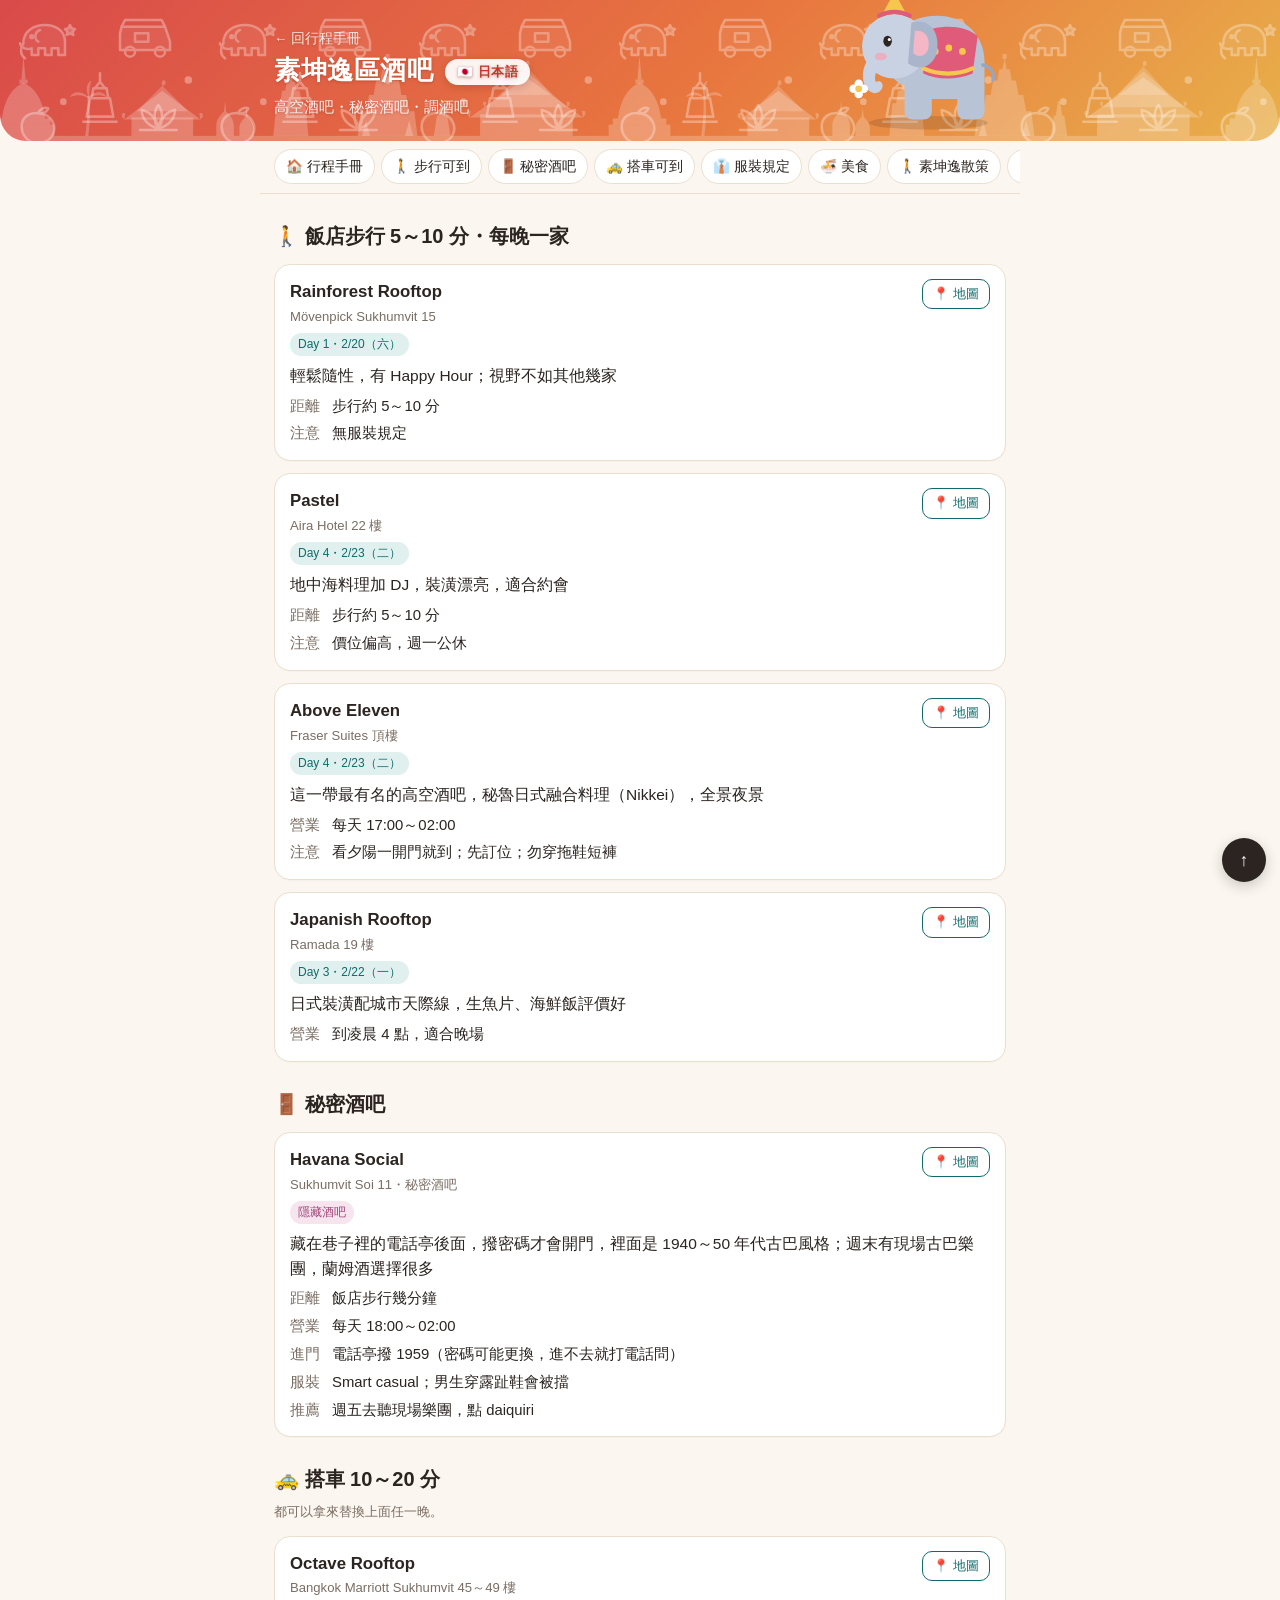
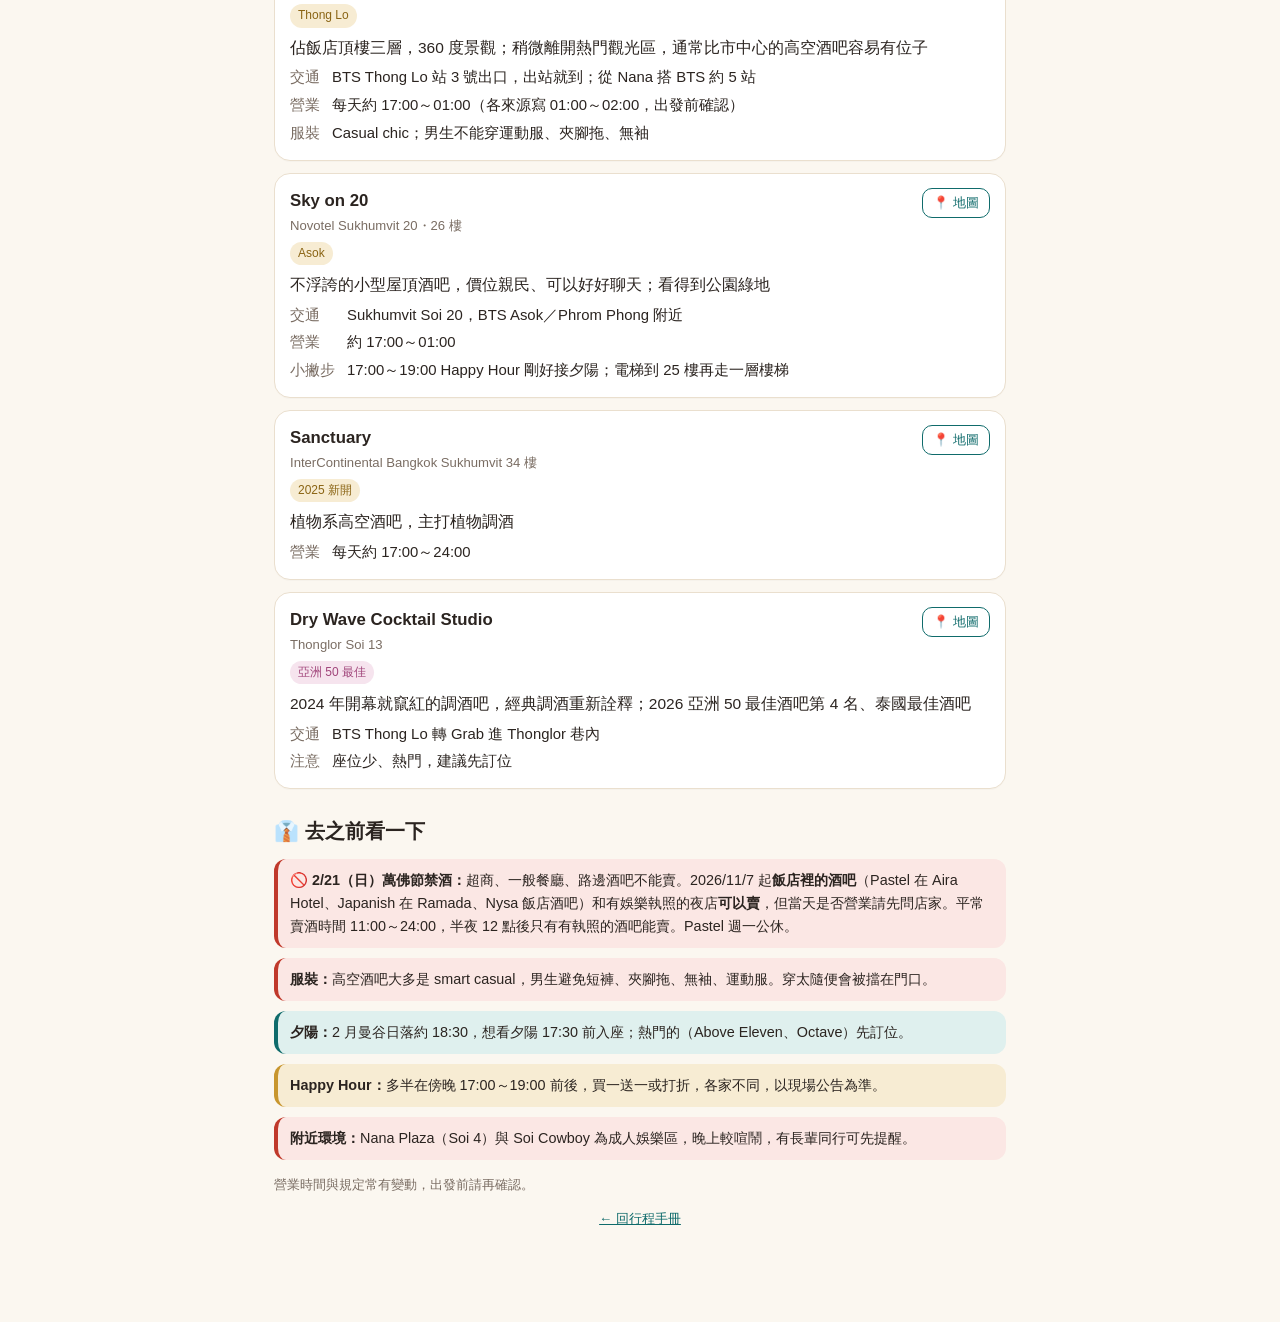
<file: bars.html>
<!DOCTYPE html>
<html lang="zh-Hant">
<head>
<meta charset="UTF-8">
<meta name="viewport" content="width=device-width, initial-scale=1, viewport-fit=cover">
<title>🍸 素坤逸區酒吧｜曼谷五天四夜</title>
<style>
:root{
  --bg:#fbf7f0; --card:#ffffff; --ink:#2b2420; --muted:#7a6d63; --line:#eadfce;
  --gold:#c8962e; --gold-soft:#f7ecd3; --teal:#0f6b6b; --teal-soft:#dff0ee;
  --orchid:#a0447a; --orchid-soft:#f6e4ee; --red:#c0392b; --red-soft:#fbe7e4;
  --d1:#2f6fd0; --d2:#e0703a; --d3:#8a7fb8; --d4:#1e9e6a; --d5:#5b6b7a;
  --radius:16px;
}
*{box-sizing:border-box}
html{scroll-behavior:smooth}
body{margin:0;font-family:-apple-system,BlinkMacSystemFont,"PingFang TC","Noto Sans TC","Microsoft JhengHei",sans-serif;background:var(--bg);color:var(--ink);line-height:1.6;font-size:15.5px;-webkit-text-size-adjust:100%}
a{color:var(--teal)}
.wrap{max-width:760px;margin:0 auto;padding:0 14px 80px}
header.hero{--tmpl:1;background:url("assets/temples.svg") center bottom/auto 62% repeat-x,url("assets/pattern.svg") 0 0/200px repeat,linear-gradient(135deg,#d94a4a 0%,#e8763f 55%,#e8b04a 100%);color:#fff;padding:28px 18px 22px;border-radius:0 0 26px 26px;position:relative;overflow:hidden;text-shadow:0 1px 3px rgba(120,40,20,.35)}
header.hero::after{content:"";position:absolute;right:max(8px,calc(50% - 370px));bottom:6px;width:96px;height:86px;background:url("assets/elephant.svg") center/contain no-repeat;pointer-events:none}
@media(max-width:599px){header.hero{background-size:auto 40%,200px,auto}}
@media(min-width:600px){header.hero::after{width:170px;height:153px;bottom:8px}}
.hero h1,.hero .sub,.hero .count{position:relative;z-index:1}
.count .box{background:rgba(255,255,255,.28)!important;border-color:rgba(255,255,255,.55)!important}
.hero h1{margin:0 0 4px;font-size:1.6rem;letter-spacing:.5px}
.hero .sub{opacity:.9;font-size:.95rem}
.count{margin-top:14px;display:flex;gap:8px;flex-wrap:wrap}
.count .box{background:rgba(255,255,255,.14);border:1px solid rgba(255,255,255,.25);border-radius:12px;padding:6px 10px;text-align:center;min-width:62px}
.count .n{font-size:1.4rem;font-weight:700;line-height:1.1;font-variant-numeric:tabular-nums}
.count .l{font-size:.72rem;opacity:.85}
.count .msg{align-self:center;font-size:.85rem;opacity:.9}
nav.jump{position:sticky;top:0;z-index:20;background:rgba(251,247,240,.94);backdrop-filter:blur(8px);-webkit-backdrop-filter:blur(8px);border-bottom:1px solid var(--line);margin:0 -14px;padding:8px 14px;display:flex;gap:6px;overflow-x:auto;scrollbar-width:none}
nav.jump::-webkit-scrollbar{display:none}
nav.jump a{flex:0 0 auto;text-decoration:none;color:var(--ink);background:#fff;border:1px solid var(--line);padding:6px 11px;border-radius:999px;font-size:.85rem;white-space:nowrap}
nav.jump a:active{background:var(--gold-soft)}
section{scroll-margin-top:60px;margin-top:26px}
h2{font-size:1.25rem;margin:0 0 12px;display:flex;align-items:center;gap:8px}
h3{font-size:1.05rem;margin:18px 0 8px}
.card{background:var(--card);border:1px solid var(--line);border-radius:var(--radius);padding:14px 15px;margin-bottom:12px;box-shadow:0 1px 0 rgba(0,0,0,.02)}
.grid2{display:grid;grid-template-columns:1fr 1fr;gap:10px}
@media(max-width:520px){.grid2{grid-template-columns:1fr}}
.kv{display:grid;grid-template-columns:auto 1fr;gap:4px 12px;font-size:.93rem}
.kv b{color:var(--muted);font-weight:500}
.tag{display:inline-block;font-size:.75rem;padding:2px 8px;border-radius:999px;background:var(--gold-soft);color:#8a6414;margin:2px 4px 2px 0}
.tag.t{background:var(--teal-soft);color:var(--teal)}
.tag.o{background:var(--orchid-soft);color:var(--orchid)}
.tag.r{background:var(--red-soft);color:var(--red)}
.note{border-radius:12px;padding:10px 12px;font-size:.9rem;margin:10px 0}
.note.imp{background:var(--red-soft);border-left:4px solid var(--red)}
.note.tip{background:var(--teal-soft);border-left:4px solid var(--teal)}
.note.gold{background:var(--gold-soft);border-left:4px solid var(--gold)}
.flight{display:flex;align-items:center;gap:10px}
.flight .ap{text-align:center;min-width:64px}
.flight .ap .code{font-size:1.5rem;font-weight:700;letter-spacing:1px}
.flight .ap .t{font-size:1.05rem;font-weight:600;color:var(--teal)}
.flight .ap .c{font-size:.75rem;color:var(--muted)}
.flight .mid{flex:1;text-align:center;font-size:.8rem;color:var(--muted)}
.flight .mid .line{height:2px;background:repeating-linear-gradient(90deg,var(--gold) 0 6px,transparent 6px 10px);margin:4px 0}
.copy{border:1px solid var(--line);background:#fff;border-radius:8px;padding:2px 8px;font-size:.78rem;cursor:pointer;color:var(--teal);margin-left:4px}
.copy.ok{background:var(--teal);color:#fff;border-color:var(--teal)}
.btn{border:1px solid var(--teal);background:var(--teal);color:#fff;border-radius:10px;padding:8px 14px;font-size:.9rem;cursor:pointer}
.btn.ghost{background:#fff;color:var(--teal)}
.btn.sm{padding:4px 10px;font-size:.8rem}
.daybar{display:flex;gap:6px;overflow-x:auto;padding-bottom:6px;margin-bottom:8px;scrollbar-width:none}
.daybar::-webkit-scrollbar{display:none}
.daybar button{flex:0 0 auto;border:1px solid var(--line);background:#fff;border-radius:12px;padding:6px 12px;font-size:.85rem;cursor:pointer;line-height:1.25;text-align:center}
.daybar button small{display:block;font-size:.7rem;color:var(--muted)}
.daybar button.on{background:var(--ink);color:#fff;border-color:var(--ink)}
.daybar button.on small{color:#e9dcc6}
.day{border-left:6px solid var(--dc,var(--gold))}
.day .dh{display:flex;justify-content:space-between;align-items:flex-start;gap:8px;flex-wrap:wrap}
.day .dh h3{margin:0;font-size:1.1rem}
.day .meta{font-size:.8rem;color:var(--muted);display:flex;gap:10px;flex-wrap:wrap;margin:4px 0 8px}
.tl{list-style:none;margin:6px 0 0;padding:0}
.tl li{display:grid;grid-template-columns:54px 1fr;gap:10px;padding:8px 0;border-top:1px dashed var(--line)}
.tl li:first-child{border-top:0}
.tl .tm{font-weight:700;color:var(--dc,var(--teal));font-variant-numeric:tabular-nums;font-size:.9rem}
.tl .ti{font-weight:600}
.tl .ds{font-size:.88rem;color:var(--muted)}
.tl .pin{text-decoration:none;font-size:.8rem;margin-left:4px;white-space:nowrap}
.meals{display:flex;gap:6px;flex-wrap:wrap;margin-top:8px}
.meals span{font-size:.78rem;background:#faf5ec;border:1px solid var(--line);border-radius:8px;padding:3px 8px}
table{width:100%;border-collapse:collapse;font-size:.88rem}
th,td{border-bottom:1px solid var(--line);padding:7px 6px;text-align:left;vertical-align:top}
th{background:#faf5ec;color:var(--muted);font-weight:600;font-size:.8rem}
.tbl{overflow-x:auto;-webkit-overflow-scrolling:touch}
.tbl table{min-width:520px}
details{background:#fff;border:1px solid var(--line);border-radius:var(--radius);margin-bottom:10px;overflow:hidden}
details>summary{cursor:pointer;padding:12px 15px;font-weight:600;list-style:none;display:flex;justify-content:space-between;align-items:center}
details>summary::-webkit-details-marker{display:none}
details>summary::after{content:"＋";color:var(--gold);font-weight:700}
details[open]>summary::after{content:"－"}
details .in{padding:0 15px 14px}
.train{display:grid;grid-template-columns:1fr 1fr;gap:8px;text-align:center}
.train div{background:#faf5ec;border-radius:10px;padding:8px}
.train .big{font-size:1.2rem;font-weight:700;color:var(--teal)}
.train .hl{background:var(--teal);color:#fff}
.train .hl .big{color:#fff}
input,select{font:inherit;border:1px solid var(--line);border-radius:10px;padding:8px 10px;background:#fff;width:100%}
.row{display:flex;gap:8px;align-items:center}
.row>*{flex:1}
.conv .out{font-size:1.5rem;font-weight:700;color:var(--teal);text-align:center;margin:8px 0 2px}
.quick{display:flex;gap:6px;flex-wrap:wrap;margin-top:6px}
.quick button{border:1px solid var(--line);background:#faf5ec;border-radius:8px;padding:4px 10px;font-size:.82rem;cursor:pointer}
.ledger-list{margin-top:10px}
.ledger-list .it{display:flex;justify-content:space-between;gap:8px;padding:7px 0;border-top:1px dashed var(--line);font-size:.88rem}
.ledger-list .it .x{color:var(--red);cursor:pointer;border:0;background:none;font-size:1rem}
.bal{display:grid;grid-template-columns:repeat(auto-fill,minmax(130px,1fr));gap:6px;margin-top:8px}
.bal div{background:#faf5ec;border-radius:8px;padding:6px 8px;font-size:.82rem}
.bal .pos{color:var(--teal);font-weight:700}
.bal .neg{color:var(--red);font-weight:700}
.phr{display:grid;grid-template-columns:1fr auto;gap:4px 8px;align-items:center;padding:8px 0;border-top:1px dashed var(--line)}
.phr:first-child{border-top:0}
.phr .zh{font-weight:600}
.phr .th{font-size:1.15rem}
.phr .rd{font-size:.8rem;color:var(--muted)}
.check li{list-style:none;margin:4px 0}
.check label{display:flex;gap:8px;align-items:flex-start;cursor:pointer}
.check input{width:auto;margin-top:5px}
.check input:checked+span{text-decoration:line-through;color:var(--muted)}
.mapwrap svg{width:100%;height:auto;display:block}
.legend{display:flex;gap:10px;flex-wrap:wrap;font-size:.78rem;color:var(--muted);margin-top:6px}
.legend i{display:inline-block;width:18px;height:3px;border-radius:2px;vertical-align:middle;margin-right:4px}
footer{text-align:center;color:var(--muted);font-size:.78rem;margin-top:30px}
.toTop{position:fixed;right:14px;bottom:18px;background:var(--ink);color:#fff;border:0;border-radius:50%;width:44px;height:44px;font-size:1.1rem;box-shadow:0 4px 14px rgba(0,0,0,.2);cursor:pointer;z-index:30}
.small{font-size:.82rem;color:var(--muted)}
</style>
<link rel="stylesheet" href="assets/mobile.css">
</head>
<body>
<header class="hero">
  <div class="wrap" style="padding-bottom:0">
    <div style="font-size:.85rem;opacity:.85"><a href="./" style="color:#fff;text-decoration:none">← 回行程手冊</a></div>
    <h1>素坤逸區酒吧</h1>
    <div class="sub">高空酒吧・秘密酒吧・調酒吧</div>
  </div>
</header>
<div class="wrap">
<nav class="jump">
  <a href="./">🏠 行程手冊</a>
  <a href="#walk">🚶 步行可到</a>
  <a href="#secret">🚪 秘密酒吧</a>
  <a href="#ride">🚕 搭車可到</a>
  <a href="#rules">👔 服裝規定</a>
  <a href="food.html">🍜 美食</a>
  <a href="sukhumvit.html">🚶 素坤逸散策</a>
  <a href="night.html">🌙 夜市</a>
  <a href="transit.html">🚇 捷運</a>
</nav>
<section id="walk">
  <h2>🚶 飯店步行 5～10 分・每晚一家</h2>
  <div class="card">
    <div style="display:flex;justify-content:space-between;gap:8px;align-items:flex-start">
      <div><div style="font-weight:700;font-size:1.05rem">Rainforest Rooftop</div><div class="small">Mövenpick Sukhumvit 15</div></div>
      <a class="btn sm ghost" style="flex:0 0 auto;text-decoration:none" href="https://www.google.com/maps/search/?api=1&query=Rainforest+Rooftop+Movenpick+Sukhumvit+15" target="_blank" rel="noopener">📍 地圖</a>
    </div>
    <div style="margin-top:4px"><span class="tag t">Day 1・2/20（六）</span></div>
    <div style="margin:6px 0">輕鬆隨性，有 Happy Hour；視野不如其他幾家</div>
    <div class="kv"><b>距離</b><span>步行約 5～10 分</span><b>注意</b><span>無服裝規定</span></div>
  </div>
  <div class="card">
    <div style="display:flex;justify-content:space-between;gap:8px;align-items:flex-start">
      <div><div style="font-weight:700;font-size:1.05rem">Pastel</div><div class="small">Aira Hotel 22 樓</div></div>
      <a class="btn sm ghost" style="flex:0 0 auto;text-decoration:none" href="https://www.google.com/maps/search/?api=1&query=Pastel+Rooftop+Aira+Hotel+Bangkok" target="_blank" rel="noopener">📍 地圖</a>
    </div>
    <div style="margin-top:4px"><span class="tag t">Day 4・2/23（二）</span></div>
    <div style="margin:6px 0">地中海料理加 DJ，裝潢漂亮，適合約會</div>
    <div class="kv"><b>距離</b><span>步行約 5～10 分</span><b>注意</b><span>價位偏高，週一公休</span></div>
  </div>
  <div class="card">
    <div style="display:flex;justify-content:space-between;gap:8px;align-items:flex-start">
      <div><div style="font-weight:700;font-size:1.05rem">Above Eleven</div><div class="small">Fraser Suites 頂樓</div></div>
      <a class="btn sm ghost" style="flex:0 0 auto;text-decoration:none" href="https://www.google.com/maps/search/?api=1&query=Above+Eleven+Bangkok" target="_blank" rel="noopener">📍 地圖</a>
    </div>
    <div style="margin-top:4px"><span class="tag t">Day 4・2/23（二）</span></div>
    <div style="margin:6px 0">這一帶最有名的高空酒吧，秘魯日式融合料理（Nikkei），全景夜景</div>
    <div class="kv"><b>營業</b><span>每天 17:00～02:00</span><b>注意</b><span>看夕陽一開門就到；先訂位；勿穿拖鞋短褲</span></div>
  </div>
  <div class="card">
    <div style="display:flex;justify-content:space-between;gap:8px;align-items:flex-start">
      <div><div style="font-weight:700;font-size:1.05rem">Japanish Rooftop</div><div class="small">Ramada 19 樓</div></div>
      <a class="btn sm ghost" style="flex:0 0 auto;text-decoration:none" href="https://www.google.com/maps/search/?api=1&query=Japanish+Rooftop+Ramada+Bangkok" target="_blank" rel="noopener">📍 地圖</a>
    </div>
    <div style="margin-top:4px"><span class="tag t">Day 3・2/22（一）</span></div>
    <div style="margin:6px 0">日式裝潢配城市天際線，生魚片、海鮮飯評價好</div>
    <div class="kv"><b>營業</b><span>到凌晨 4 點，適合晚場</span></div>
  </div>
</section>
<section id="secret">
  <h2>🚪 秘密酒吧</h2>
  <div class="card">
    <div style="display:flex;justify-content:space-between;gap:8px;align-items:flex-start">
      <div><div style="font-weight:700;font-size:1.05rem">Havana Social</div><div class="small">Sukhumvit Soi 11・秘密酒吧</div></div>
      <a class="btn sm ghost" style="flex:0 0 auto;text-decoration:none" href="https://www.google.com/maps/search/?api=1&query=Havana+Social+Bangkok" target="_blank" rel="noopener">📍 地圖</a>
    </div>
    <div style="margin-top:4px"><span class="tag o">隱藏酒吧</span></div>
    <div style="margin:6px 0">藏在巷子裡的電話亭後面，撥密碼才會開門，裡面是 1940～50 年代古巴風格；週末有現場古巴樂團，蘭姆酒選擇很多</div>
    <div class="kv"><b>距離</b><span>飯店步行幾分鐘</span><b>營業</b><span>每天 18:00～02:00</span><b>進門</b><span>電話亭撥 1959（密碼可能更換，進不去就打電話問）</span><b>服裝</b><span>Smart casual；男生穿露趾鞋會被擋</span><b>推薦</b><span>週五去聽現場樂團，點 daiquiri</span></div>
  </div>
</section>
<section id="ride">
  <h2>🚕 搭車 10～20 分</h2>
  <p class="small" style="margin-top:-6px">都可以拿來替換上面任一晚。</p>
  <div class="card">
    <div style="display:flex;justify-content:space-between;gap:8px;align-items:flex-start">
      <div><div style="font-weight:700;font-size:1.05rem">Octave Rooftop</div><div class="small">Bangkok Marriott Sukhumvit 45～49 樓</div></div>
      <a class="btn sm ghost" style="flex:0 0 auto;text-decoration:none" href="https://www.google.com/maps/search/?api=1&query=Octave+Rooftop+Bar+Marriott+Sukhumvit" target="_blank" rel="noopener">📍 地圖</a>
    </div>
    <div style="margin-top:4px"><span class="tag">Thong Lo</span></div>
    <div style="margin:6px 0">佔飯店頂樓三層，360 度景觀；稍微離開熱門觀光區，通常比市中心的高空酒吧容易有位子</div>
    <div class="kv"><b>交通</b><span>BTS Thong Lo 站 3 號出口，出站就到；從 Nana 搭 BTS 約 5 站</span><b>營業</b><span>每天約 17:00～01:00（各來源寫 01:00～02:00，出發前確認）</span><b>服裝</b><span>Casual chic；男生不能穿運動服、夾腳拖、無袖</span></div>
  </div>
  <div class="card">
    <div style="display:flex;justify-content:space-between;gap:8px;align-items:flex-start">
      <div><div style="font-weight:700;font-size:1.05rem">Sky on 20</div><div class="small">Novotel Sukhumvit 20・26 樓</div></div>
      <a class="btn sm ghost" style="flex:0 0 auto;text-decoration:none" href="https://www.google.com/maps/search/?api=1&query=Sky+on+20+Novotel+Sukhumvit+20" target="_blank" rel="noopener">📍 地圖</a>
    </div>
    <div style="margin-top:4px"><span class="tag">Asok</span></div>
    <div style="margin:6px 0">不浮誇的小型屋頂酒吧，價位親民、可以好好聊天；看得到公園綠地</div>
    <div class="kv"><b>交通</b><span>Sukhumvit Soi 20，BTS Asok／Phrom Phong 附近</span><b>營業</b><span>約 17:00～01:00</span><b>小撇步</b><span>17:00～19:00 Happy Hour 剛好接夕陽；電梯到 25 樓再走一層樓梯</span></div>
  </div>
  <div class="card">
    <div style="display:flex;justify-content:space-between;gap:8px;align-items:flex-start">
      <div><div style="font-weight:700;font-size:1.05rem">Sanctuary</div><div class="small">InterContinental Bangkok Sukhumvit 34 樓</div></div>
      <a class="btn sm ghost" style="flex:0 0 auto;text-decoration:none" href="https://www.google.com/maps/search/?api=1&query=Sanctuary+InterContinental+Bangkok+Sukhumvit" target="_blank" rel="noopener">📍 地圖</a>
    </div>
    <div style="margin-top:4px"><span class="tag">2025 新開</span></div>
    <div style="margin:6px 0">植物系高空酒吧，主打植物調酒</div>
    <div class="kv"><b>營業</b><span>每天約 17:00～24:00</span></div>
  </div>
  <div class="card">
    <div style="display:flex;justify-content:space-between;gap:8px;align-items:flex-start">
      <div><div style="font-weight:700;font-size:1.05rem">Dry Wave Cocktail Studio</div><div class="small">Thonglor Soi 13</div></div>
      <a class="btn sm ghost" style="flex:0 0 auto;text-decoration:none" href="https://www.google.com/maps/search/?api=1&query=Dry+Wave+Cocktail+Studio+Thonglor" target="_blank" rel="noopener">📍 地圖</a>
    </div>
    <div style="margin-top:4px"><span class="tag o">亞洲 50 最佳</span></div>
    <div style="margin:6px 0">2024 年開幕就竄紅的調酒吧，經典調酒重新詮釋；2026 亞洲 50 最佳酒吧第 4 名、泰國最佳酒吧</div>
    <div class="kv"><b>交通</b><span>BTS Thong Lo 轉 Grab 進 Thonglor 巷內</span><b>注意</b><span>座位少、熱門，建議先訂位</span></div>
  </div>
</section>
<section id="rules">
  <h2>👔 去之前看一下</h2>
  <div class="note imp"><b>🚫 2/21（日）萬佛節禁酒：</b>超商、一般餐廳、路邊酒吧不能賣。2026/11/7 起<b>飯店裡的酒吧</b>（Pastel 在 Aira Hotel、Japanish 在 Ramada、Nysa 飯店酒吧）和有娛樂執照的夜店<b>可以賣</b>，但當天是否營業請先問店家。平常賣酒時間 11:00～24:00，半夜 12 點後只有有執照的酒吧能賣。Pastel 週一公休。</div>
  <div class="note imp"><b>服裝：</b>高空酒吧大多是 smart casual，男生避免短褲、夾腳拖、無袖、運動服。穿太隨便會被擋在門口。</div>
  <div class="note tip"><b>夕陽：</b>2 月曼谷日落約 18:30，想看夕陽 17:30 前入座；熱門的（Above Eleven、Octave）先訂位。</div>
  <div class="note gold"><b>Happy Hour：</b>多半在傍晚 17:00～19:00 前後，買一送一或打折，各家不同，以現場公告為準。</div>
  <div class="note imp"><b>附近環境：</b>Nana Plaza（Soi 4）與 Soi Cowboy 為成人娛樂區，晚上較喧鬧，有長輩同行可先提醒。</div>
  <p class="small">營業時間與規定常有變動，出發前請再確認。</p>
</section>
<p class="small" style="text-align:center"><a href="./">← 回行程手冊</a></p>
</div>
<button class="toTop" onclick="scrollTo({top:0,behavior:'smooth'})" aria-label="回到頂端">↑</button>
<a id="jaBtn" href="#" style="position:fixed;left:14px;bottom:18px;z-index:31;background:#fff;color:#c0392b;border:2px solid #c0392b;border-radius:999px;padding:8px 14px;font-weight:700;font-size:.9rem;text-decoration:none;box-shadow:0 4px 14px rgba(0,0,0,.18)">🇯🇵 日本語</a>
<script>
(function(){var b=document.getElementById('jaBtn'),h=location.hostname,p=location.pathname,s='yujen317.github.io';
var t=document.querySelector('header h1');if(t){b.style.cssText='display:inline-block;vertical-align:middle;margin-left:12px;background:rgba(255,255,255,.92);color:#c0392b;border:0;border-radius:999px;padding:4px 12px;font-weight:700;font-size:.8rem;line-height:1.4;text-decoration:none;box-shadow:0 2px 8px rgba(0,0,0,.15);white-space:nowrap';t.appendChild(b);}
if(h.indexOf('translate.goog')>-1){b.textContent='🇹🇼 中文';b.href='https://'+s+p+location.hash;}
else{b.href='https://'+s.replace(/\./g,'-')+'.translate.goog'+(h===s?p:'/Bangkok/'+(p.split('/').pop()||'index.html'))+'?_x_tr_sl=zh-TW&_x_tr_tl=ja&_x_tr_hl=ja'+location.hash;}
})();
</script>
<script src="assets/mobile.js"></script>
</body>
</html>
</file>
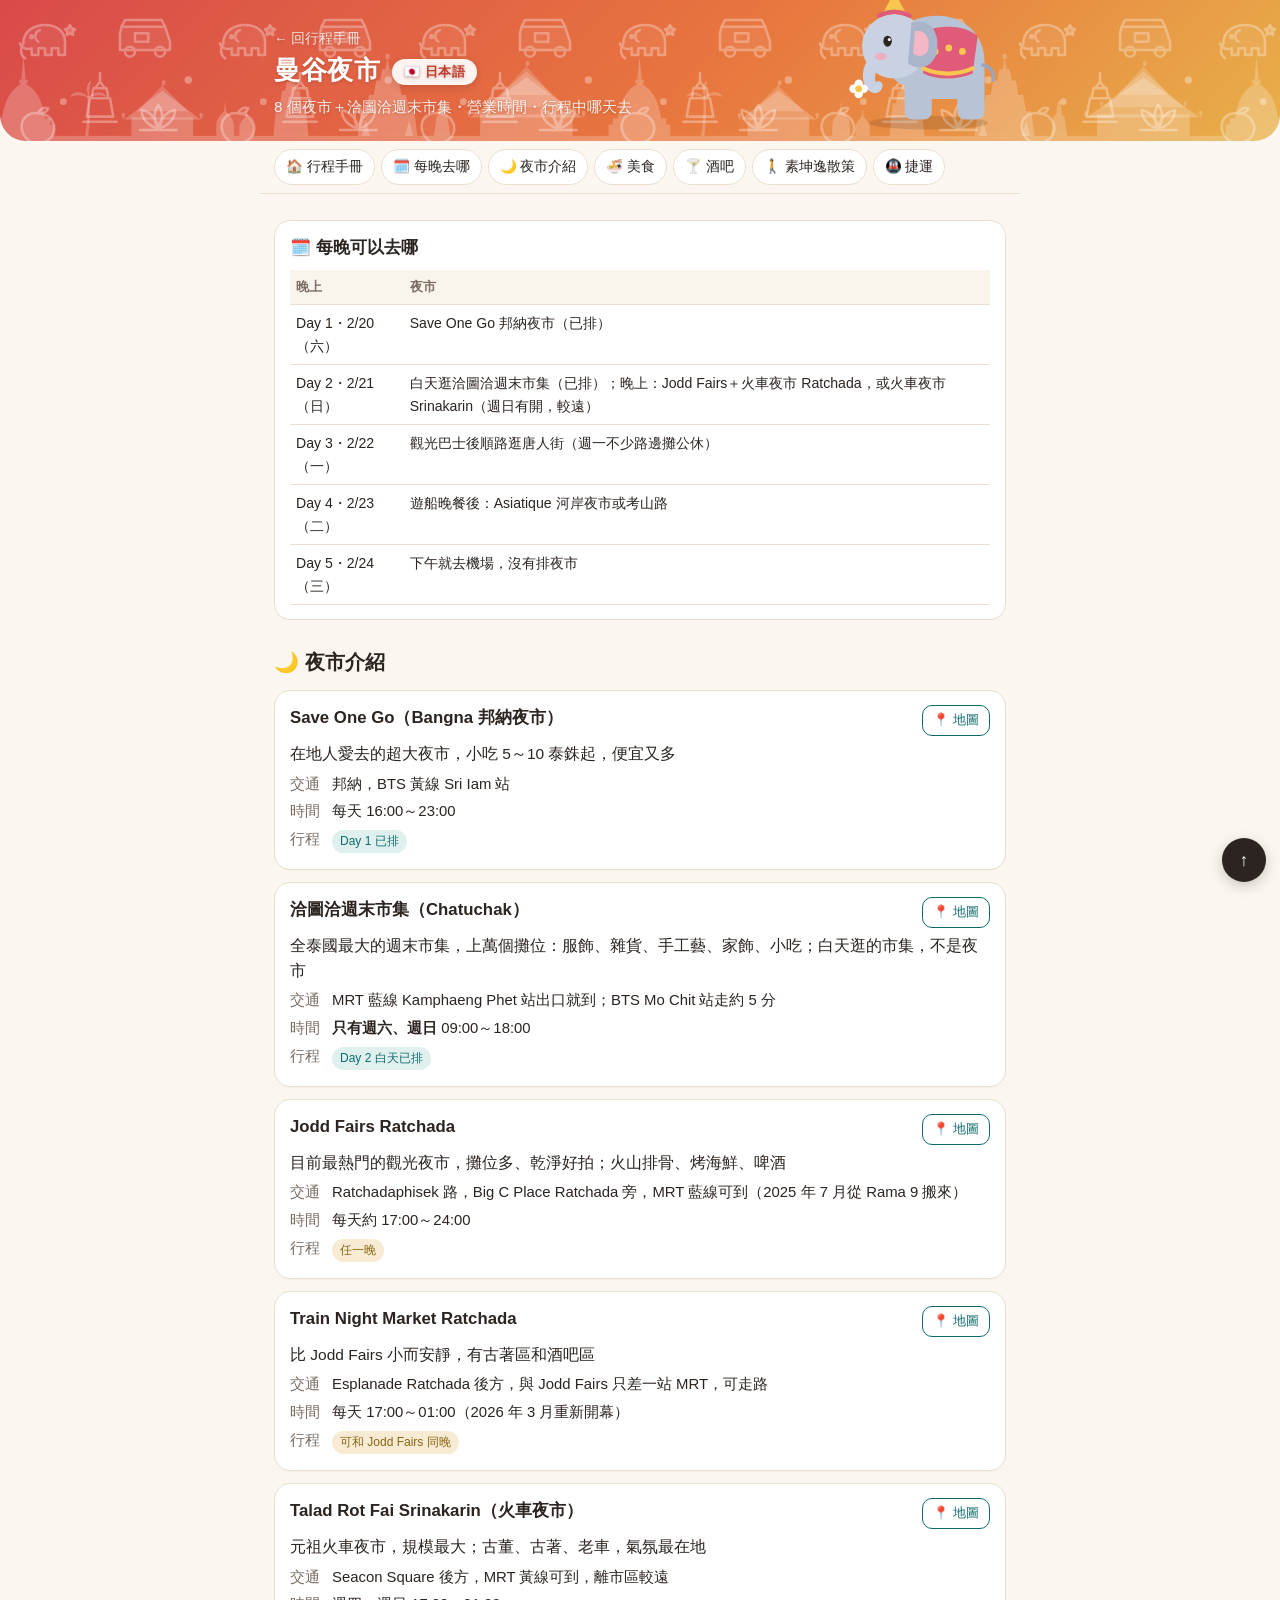
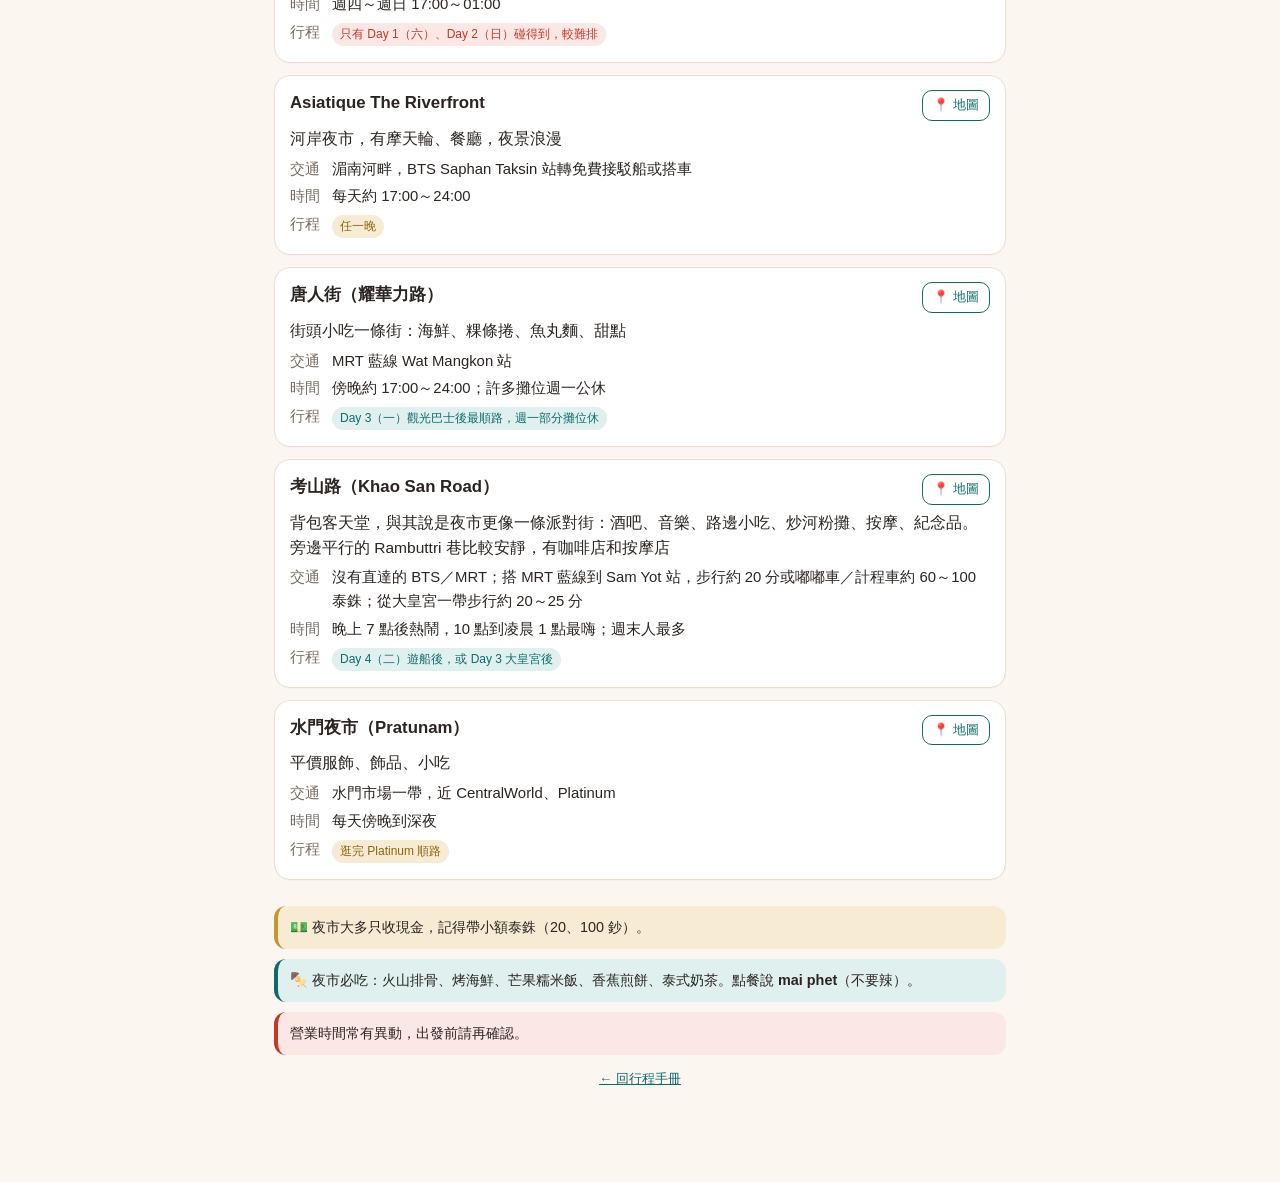
<file: night.html>
<!DOCTYPE html>
<html lang="zh-Hant">
<head>
<meta charset="UTF-8">
<meta name="viewport" content="width=device-width, initial-scale=1, viewport-fit=cover">
<title>🌙 曼谷夜市｜曼谷五天四夜</title>
<style>
:root{
  --bg:#fbf7f0; --card:#ffffff; --ink:#2b2420; --muted:#7a6d63; --line:#eadfce;
  --gold:#c8962e; --gold-soft:#f7ecd3; --teal:#0f6b6b; --teal-soft:#dff0ee;
  --orchid:#a0447a; --orchid-soft:#f6e4ee; --red:#c0392b; --red-soft:#fbe7e4;
  --d1:#2f6fd0; --d2:#e0703a; --d3:#8a7fb8; --d4:#1e9e6a; --d5:#5b6b7a;
  --radius:16px;
}
*{box-sizing:border-box}
html{scroll-behavior:smooth}
body{margin:0;font-family:-apple-system,BlinkMacSystemFont,"PingFang TC","Noto Sans TC","Microsoft JhengHei",sans-serif;background:var(--bg);color:var(--ink);line-height:1.6;font-size:15.5px;-webkit-text-size-adjust:100%}
a{color:var(--teal)}
.wrap{max-width:760px;margin:0 auto;padding:0 14px 80px}
header.hero{--tmpl:1;background:url("assets/temples.svg") center bottom/auto 62% repeat-x,url("assets/pattern.svg") 0 0/200px repeat,linear-gradient(135deg,#d94a4a 0%,#e8763f 55%,#e8b04a 100%);color:#fff;padding:28px 18px 22px;border-radius:0 0 26px 26px;position:relative;overflow:hidden;text-shadow:0 1px 3px rgba(120,40,20,.35)}
header.hero::after{content:"";position:absolute;right:max(8px,calc(50% - 370px));bottom:6px;width:96px;height:86px;background:url("assets/elephant.svg") center/contain no-repeat;pointer-events:none}
@media(max-width:599px){header.hero{background-size:auto 40%,200px,auto}}
@media(min-width:600px){header.hero::after{width:170px;height:153px;bottom:8px}}
.hero h1,.hero .sub,.hero .count{position:relative;z-index:1}
.count .box{background:rgba(255,255,255,.28)!important;border-color:rgba(255,255,255,.55)!important}
.hero h1{margin:0 0 4px;font-size:1.6rem;letter-spacing:.5px}
.hero .sub{opacity:.9;font-size:.95rem}
.count{margin-top:14px;display:flex;gap:8px;flex-wrap:wrap}
.count .box{background:rgba(255,255,255,.14);border:1px solid rgba(255,255,255,.25);border-radius:12px;padding:6px 10px;text-align:center;min-width:62px}
.count .n{font-size:1.4rem;font-weight:700;line-height:1.1;font-variant-numeric:tabular-nums}
.count .l{font-size:.72rem;opacity:.85}
.count .msg{align-self:center;font-size:.85rem;opacity:.9}
nav.jump{position:sticky;top:0;z-index:20;background:rgba(251,247,240,.94);backdrop-filter:blur(8px);-webkit-backdrop-filter:blur(8px);border-bottom:1px solid var(--line);margin:0 -14px;padding:8px 14px;display:flex;gap:6px;overflow-x:auto;scrollbar-width:none}
nav.jump::-webkit-scrollbar{display:none}
nav.jump a{flex:0 0 auto;text-decoration:none;color:var(--ink);background:#fff;border:1px solid var(--line);padding:6px 11px;border-radius:999px;font-size:.85rem;white-space:nowrap}
nav.jump a:active{background:var(--gold-soft)}
section{scroll-margin-top:60px;margin-top:26px}
h2{font-size:1.25rem;margin:0 0 12px;display:flex;align-items:center;gap:8px}
h3{font-size:1.05rem;margin:18px 0 8px}
.card{background:var(--card);border:1px solid var(--line);border-radius:var(--radius);padding:14px 15px;margin-bottom:12px;box-shadow:0 1px 0 rgba(0,0,0,.02)}
.grid2{display:grid;grid-template-columns:1fr 1fr;gap:10px}
@media(max-width:520px){.grid2{grid-template-columns:1fr}}
.kv{display:grid;grid-template-columns:auto 1fr;gap:4px 12px;font-size:.93rem}
.kv b{color:var(--muted);font-weight:500}
.tag{display:inline-block;font-size:.75rem;padding:2px 8px;border-radius:999px;background:var(--gold-soft);color:#8a6414;margin:2px 4px 2px 0}
.tag.t{background:var(--teal-soft);color:var(--teal)}
.tag.o{background:var(--orchid-soft);color:var(--orchid)}
.tag.r{background:var(--red-soft);color:var(--red)}
.note{border-radius:12px;padding:10px 12px;font-size:.9rem;margin:10px 0}
.note.imp{background:var(--red-soft);border-left:4px solid var(--red)}
.note.tip{background:var(--teal-soft);border-left:4px solid var(--teal)}
.note.gold{background:var(--gold-soft);border-left:4px solid var(--gold)}
.flight{display:flex;align-items:center;gap:10px}
.flight .ap{text-align:center;min-width:64px}
.flight .ap .code{font-size:1.5rem;font-weight:700;letter-spacing:1px}
.flight .ap .t{font-size:1.05rem;font-weight:600;color:var(--teal)}
.flight .ap .c{font-size:.75rem;color:var(--muted)}
.flight .mid{flex:1;text-align:center;font-size:.8rem;color:var(--muted)}
.flight .mid .line{height:2px;background:repeating-linear-gradient(90deg,var(--gold) 0 6px,transparent 6px 10px);margin:4px 0}
.copy{border:1px solid var(--line);background:#fff;border-radius:8px;padding:2px 8px;font-size:.78rem;cursor:pointer;color:var(--teal);margin-left:4px}
.copy.ok{background:var(--teal);color:#fff;border-color:var(--teal)}
.btn{border:1px solid var(--teal);background:var(--teal);color:#fff;border-radius:10px;padding:8px 14px;font-size:.9rem;cursor:pointer}
.btn.ghost{background:#fff;color:var(--teal)}
.btn.sm{padding:4px 10px;font-size:.8rem}
.daybar{display:flex;gap:6px;overflow-x:auto;padding-bottom:6px;margin-bottom:8px;scrollbar-width:none}
.daybar::-webkit-scrollbar{display:none}
.daybar button{flex:0 0 auto;border:1px solid var(--line);background:#fff;border-radius:12px;padding:6px 12px;font-size:.85rem;cursor:pointer;line-height:1.25;text-align:center}
.daybar button small{display:block;font-size:.7rem;color:var(--muted)}
.daybar button.on{background:var(--ink);color:#fff;border-color:var(--ink)}
.daybar button.on small{color:#e9dcc6}
.day{border-left:6px solid var(--dc,var(--gold))}
.day .dh{display:flex;justify-content:space-between;align-items:flex-start;gap:8px;flex-wrap:wrap}
.day .dh h3{margin:0;font-size:1.1rem}
.day .meta{font-size:.8rem;color:var(--muted);display:flex;gap:10px;flex-wrap:wrap;margin:4px 0 8px}
.tl{list-style:none;margin:6px 0 0;padding:0}
.tl li{display:grid;grid-template-columns:54px 1fr;gap:10px;padding:8px 0;border-top:1px dashed var(--line)}
.tl li:first-child{border-top:0}
.tl .tm{font-weight:700;color:var(--dc,var(--teal));font-variant-numeric:tabular-nums;font-size:.9rem}
.tl .ti{font-weight:600}
.tl .ds{font-size:.88rem;color:var(--muted)}
.tl .pin{text-decoration:none;font-size:.8rem;margin-left:4px;white-space:nowrap}
.meals{display:flex;gap:6px;flex-wrap:wrap;margin-top:8px}
.meals span{font-size:.78rem;background:#faf5ec;border:1px solid var(--line);border-radius:8px;padding:3px 8px}
table{width:100%;border-collapse:collapse;font-size:.88rem}
th,td{border-bottom:1px solid var(--line);padding:7px 6px;text-align:left;vertical-align:top}
th{background:#faf5ec;color:var(--muted);font-weight:600;font-size:.8rem}
.tbl{overflow-x:auto;-webkit-overflow-scrolling:touch}
.tbl table{min-width:520px}
details{background:#fff;border:1px solid var(--line);border-radius:var(--radius);margin-bottom:10px;overflow:hidden}
details>summary{cursor:pointer;padding:12px 15px;font-weight:600;list-style:none;display:flex;justify-content:space-between;align-items:center}
details>summary::-webkit-details-marker{display:none}
details>summary::after{content:"＋";color:var(--gold);font-weight:700}
details[open]>summary::after{content:"－"}
details .in{padding:0 15px 14px}
.train{display:grid;grid-template-columns:1fr 1fr;gap:8px;text-align:center}
.train div{background:#faf5ec;border-radius:10px;padding:8px}
.train .big{font-size:1.2rem;font-weight:700;color:var(--teal)}
.train .hl{background:var(--teal);color:#fff}
.train .hl .big{color:#fff}
input,select{font:inherit;border:1px solid var(--line);border-radius:10px;padding:8px 10px;background:#fff;width:100%}
.row{display:flex;gap:8px;align-items:center}
.row>*{flex:1}
.conv .out{font-size:1.5rem;font-weight:700;color:var(--teal);text-align:center;margin:8px 0 2px}
.quick{display:flex;gap:6px;flex-wrap:wrap;margin-top:6px}
.quick button{border:1px solid var(--line);background:#faf5ec;border-radius:8px;padding:4px 10px;font-size:.82rem;cursor:pointer}
.ledger-list{margin-top:10px}
.ledger-list .it{display:flex;justify-content:space-between;gap:8px;padding:7px 0;border-top:1px dashed var(--line);font-size:.88rem}
.ledger-list .it .x{color:var(--red);cursor:pointer;border:0;background:none;font-size:1rem}
.bal{display:grid;grid-template-columns:repeat(auto-fill,minmax(130px,1fr));gap:6px;margin-top:8px}
.bal div{background:#faf5ec;border-radius:8px;padding:6px 8px;font-size:.82rem}
.bal .pos{color:var(--teal);font-weight:700}
.bal .neg{color:var(--red);font-weight:700}
.phr{display:grid;grid-template-columns:1fr auto;gap:4px 8px;align-items:center;padding:8px 0;border-top:1px dashed var(--line)}
.phr:first-child{border-top:0}
.phr .zh{font-weight:600}
.phr .th{font-size:1.15rem}
.phr .rd{font-size:.8rem;color:var(--muted)}
.check li{list-style:none;margin:4px 0}
.check label{display:flex;gap:8px;align-items:flex-start;cursor:pointer}
.check input{width:auto;margin-top:5px}
.check input:checked+span{text-decoration:line-through;color:var(--muted)}
.mapwrap svg{width:100%;height:auto;display:block}
.legend{display:flex;gap:10px;flex-wrap:wrap;font-size:.78rem;color:var(--muted);margin-top:6px}
.legend i{display:inline-block;width:18px;height:3px;border-radius:2px;vertical-align:middle;margin-right:4px}
footer{text-align:center;color:var(--muted);font-size:.78rem;margin-top:30px}
.toTop{position:fixed;right:14px;bottom:18px;background:var(--ink);color:#fff;border:0;border-radius:50%;width:44px;height:44px;font-size:1.1rem;box-shadow:0 4px 14px rgba(0,0,0,.2);cursor:pointer;z-index:30}
.small{font-size:.82rem;color:var(--muted)}
</style>
<link rel="stylesheet" href="assets/mobile.css">
</head>
<body>
<header class="hero">
  <div class="wrap" style="padding-bottom:0">
    <div style="font-size:.85rem;opacity:.85"><a href="./" style="color:#fff;text-decoration:none">← 回行程手冊</a></div>
    <h1>曼谷夜市</h1>
    <div class="sub">8 個夜市＋洽圖洽週末市集・營業時間・行程中哪天去</div>
  </div>
</header>
<div class="wrap">
<nav class="jump">
  <a href="./">🏠 行程手冊</a>
  <a href="#plan">🗓️ 每晚去哪</a>
  <a href="#list">🌙 夜市介紹</a>
  <a href="food.html">🍜 美食</a>
  <a href="bars.html">🍸 酒吧</a>
  <a href="sukhumvit.html">🚶 素坤逸散策</a>
  <a href="transit.html">🚇 捷運</a>
</nav>
<section id="plan">
  <div class="card">
    <h3 style="margin-top:0">🗓️ 每晚可以去哪</h3>
    <div class="tbl"><table style="min-width:0">
      <tr><th>晚上</th><th>夜市</th></tr>
      <tr><td>Day 1・2/20（六）</td><td>Save One Go 邦納夜市（已排）</td></tr>
      <tr><td>Day 2・2/21（日）</td><td>白天逛洽圖洽週末市集（已排）；晚上：Jodd Fairs＋火車夜市 Ratchada，或火車夜市 Srinakarin（週日有開，較遠）</td></tr>
      <tr><td>Day 3・2/22（一）</td><td>觀光巴士後順路逛唐人街（週一不少路邊攤公休）</td></tr>
      <tr><td>Day 4・2/23（二）</td><td>遊船晚餐後：Asiatique 河岸夜市或考山路</td></tr>
      <tr><td>Day 5・2/24（三）</td><td>下午就去機場，沒有排夜市</td></tr>
    </table></div>
  </div>
</section>
<section id="list">
  <h2>🌙 夜市介紹</h2>
  <div class="card">
    <div style="display:flex;justify-content:space-between;gap:8px;align-items:flex-start">
      <div style="font-weight:700;font-size:1.05rem">Save One Go（Bangna 邦納夜市）</div>
      <a class="btn sm ghost" style="flex:0 0 auto;text-decoration:none" href="https://www.google.com/maps/search/?api=1&query=Save+One+Go+Bangna+Night+Market" target="_blank" rel="noopener">📍 地圖</a>
    </div>
    <div style="margin:6px 0">在地人愛去的超大夜市，小吃 5～10 泰銖起，便宜又多</div>
    <div class="kv">
      <b>交通</b><span>邦納，BTS 黃線 Sri Iam 站</span>
      <b>時間</b><span>每天 16:00～23:00</span>
      <b>行程</b><span><span class="tag t">Day 1 已排</span></span>
    </div>
  </div>
  <div class="card">
    <div style="display:flex;justify-content:space-between;gap:8px;align-items:flex-start">
      <div style="font-weight:700;font-size:1.05rem">洽圖洽週末市集（Chatuchak）</div>
      <a class="btn sm ghost" style="flex:0 0 auto;text-decoration:none" href="https://www.google.com/maps/search/?api=1&query=Chatuchak+Weekend+Market" target="_blank" rel="noopener">📍 地圖</a>
    </div>
    <div style="margin:6px 0">全泰國最大的週末市集，上萬個攤位：服飾、雜貨、手工藝、家飾、小吃；白天逛的市集，不是夜市</div>
    <div class="kv">
      <b>交通</b><span>MRT 藍線 Kamphaeng Phet 站出口就到；BTS Mo Chit 站走約 5 分</span>
      <b>時間</b><span><strong>只有週六、週日</strong> 09:00～18:00</span>
      <b>行程</b><span><span class="tag t">Day 2 白天已排</span></span>
    </div>
  </div>
  <div class="card">
    <div style="display:flex;justify-content:space-between;gap:8px;align-items:flex-start">
      <div style="font-weight:700;font-size:1.05rem">Jodd Fairs Ratchada</div>
      <a class="btn sm ghost" style="flex:0 0 auto;text-decoration:none" href="https://www.google.com/maps/search/?api=1&query=Jodd+Fairs+Ratchada" target="_blank" rel="noopener">📍 地圖</a>
    </div>
    <div style="margin:6px 0">目前最熱門的觀光夜市，攤位多、乾淨好拍；火山排骨、烤海鮮、啤酒</div>
    <div class="kv">
      <b>交通</b><span>Ratchadaphisek 路，Big C Place Ratchada 旁，MRT 藍線可到（2025 年 7 月從 Rama 9 搬來）</span>
      <b>時間</b><span>每天約 17:00～24:00</span>
      <b>行程</b><span><span class="tag ">任一晚</span></span>
    </div>
  </div>
  <div class="card">
    <div style="display:flex;justify-content:space-between;gap:8px;align-items:flex-start">
      <div style="font-weight:700;font-size:1.05rem">Train Night Market Ratchada</div>
      <a class="btn sm ghost" style="flex:0 0 auto;text-decoration:none" href="https://www.google.com/maps/search/?api=1&query=Train+Night+Market+Ratchada" target="_blank" rel="noopener">📍 地圖</a>
    </div>
    <div style="margin:6px 0">比 Jodd Fairs 小而安靜，有古著區和酒吧區</div>
    <div class="kv">
      <b>交通</b><span>Esplanade Ratchada 後方，與 Jodd Fairs 只差一站 MRT，可走路</span>
      <b>時間</b><span>每天 17:00～01:00（2026 年 3 月重新開幕）</span>
      <b>行程</b><span><span class="tag ">可和 Jodd Fairs 同晚</span></span>
    </div>
  </div>
  <div class="card">
    <div style="display:flex;justify-content:space-between;gap:8px;align-items:flex-start">
      <div style="font-weight:700;font-size:1.05rem">Talad Rot Fai Srinakarin（火車夜市）</div>
      <a class="btn sm ghost" style="flex:0 0 auto;text-decoration:none" href="https://www.google.com/maps/search/?api=1&query=Talad+Rot+Fai+Srinakarin" target="_blank" rel="noopener">📍 地圖</a>
    </div>
    <div style="margin:6px 0">元祖火車夜市，規模最大；古董、古著、老車，氣氛最在地</div>
    <div class="kv">
      <b>交通</b><span>Seacon Square 後方，MRT 黃線可到，離市區較遠</span>
      <b>時間</b><span>週四～週日 17:00～01:00</span>
      <b>行程</b><span><span class="tag r">只有 Day 1（六）、Day 2（日）碰得到，較難排</span></span>
    </div>
  </div>
  <div class="card">
    <div style="display:flex;justify-content:space-between;gap:8px;align-items:flex-start">
      <div style="font-weight:700;font-size:1.05rem">Asiatique The Riverfront</div>
      <a class="btn sm ghost" style="flex:0 0 auto;text-decoration:none" href="https://www.google.com/maps/search/?api=1&query=Asiatique+The+Riverfront" target="_blank" rel="noopener">📍 地圖</a>
    </div>
    <div style="margin:6px 0">河岸夜市，有摩天輪、餐廳，夜景浪漫</div>
    <div class="kv">
      <b>交通</b><span>湄南河畔，BTS Saphan Taksin 站轉免費接駁船或搭車</span>
      <b>時間</b><span>每天約 17:00～24:00</span>
      <b>行程</b><span><span class="tag ">任一晚</span></span>
    </div>
  </div>
  <div class="card">
    <div style="display:flex;justify-content:space-between;gap:8px;align-items:flex-start">
      <div style="font-weight:700;font-size:1.05rem">唐人街（耀華力路）</div>
      <a class="btn sm ghost" style="flex:0 0 auto;text-decoration:none" href="https://www.google.com/maps/search/?api=1&query=Yaowarat+Road+Chinatown+Bangkok" target="_blank" rel="noopener">📍 地圖</a>
    </div>
    <div style="margin:6px 0">街頭小吃一條街：海鮮、粿條捲、魚丸麵、甜點</div>
    <div class="kv">
      <b>交通</b><span>MRT 藍線 Wat Mangkon 站</span>
      <b>時間</b><span>傍晚約 17:00～24:00；許多攤位週一公休</span>
      <b>行程</b><span><span class="tag t">Day 3（一）觀光巴士後最順路，週一部分攤位休</span></span>
    </div>
  </div>
  <div class="card">
    <div style="display:flex;justify-content:space-between;gap:8px;align-items:flex-start">
      <div style="font-weight:700;font-size:1.05rem">考山路（Khao San Road）</div>
      <a class="btn sm ghost" style="flex:0 0 auto;text-decoration:none" href="https://www.google.com/maps/search/?api=1&query=Khao+San+Road+Bangkok" target="_blank" rel="noopener">📍 地圖</a>
    </div>
    <div style="margin:6px 0">背包客天堂，與其說是夜市更像一條派對街：酒吧、音樂、路邊小吃、炒河粉攤、按摩、紀念品。旁邊平行的 Rambuttri 巷比較安靜，有咖啡店和按摩店</div>
    <div class="kv">
      <b>交通</b><span>沒有直達的 BTS／MRT；搭 MRT 藍線到 Sam Yot 站，步行約 20 分或嘟嘟車／計程車約 60～100 泰銖；從大皇宮一帶步行約 20～25 分</span>
      <b>時間</b><span>晚上 7 點後熱鬧，10 點到凌晨 1 點最嗨；週末人最多</span>
      <b>行程</b><span><span class="tag t">Day 4（二）遊船後，或 Day 3 大皇宮後</span></span>
    </div>
  </div>
  <div class="card">
    <div style="display:flex;justify-content:space-between;gap:8px;align-items:flex-start">
      <div style="font-weight:700;font-size:1.05rem">水門夜市（Pratunam）</div>
      <a class="btn sm ghost" style="flex:0 0 auto;text-decoration:none" href="https://www.google.com/maps/search/?api=1&query=Pratunam+Market+Bangkok" target="_blank" rel="noopener">📍 地圖</a>
    </div>
    <div style="margin:6px 0">平價服飾、飾品、小吃</div>
    <div class="kv">
      <b>交通</b><span>水門市場一帶，近 CentralWorld、Platinum</span>
      <b>時間</b><span>每天傍晚到深夜</span>
      <b>行程</b><span><span class="tag ">逛完 Platinum 順路</span></span>
    </div>
  </div>
</section>
<section>
  <div class="note gold">💵 夜市大多只收現金，記得帶小額泰銖（20、100 鈔）。</div>
  <div class="note tip">🍢 夜市必吃：火山排骨、烤海鮮、芒果糯米飯、香蕉煎餅、泰式奶茶。點餐說 <b>mai phet</b>（不要辣）。</div>
  <div class="note imp">營業時間常有異動，出發前請再確認。</div>
</section>
<p class="small" style="text-align:center"><a href="./">← 回行程手冊</a></p>
</div>
<button class="toTop" onclick="scrollTo({top:0,behavior:'smooth'})" aria-label="回到頂端">↑</button>
<a id="jaBtn" href="#" style="position:fixed;left:14px;bottom:18px;z-index:31;background:#fff;color:#c0392b;border:2px solid #c0392b;border-radius:999px;padding:8px 14px;font-weight:700;font-size:.9rem;text-decoration:none;box-shadow:0 4px 14px rgba(0,0,0,.18)">🇯🇵 日本語</a>
<script>
(function(){var b=document.getElementById('jaBtn'),h=location.hostname,p=location.pathname,s='yujen317.github.io';
var t=document.querySelector('header h1');if(t){b.style.cssText='display:inline-block;vertical-align:middle;margin-left:12px;background:rgba(255,255,255,.92);color:#c0392b;border:0;border-radius:999px;padding:4px 12px;font-weight:700;font-size:.8rem;line-height:1.4;text-decoration:none;box-shadow:0 2px 8px rgba(0,0,0,.15);white-space:nowrap';t.appendChild(b);}
if(h.indexOf('translate.goog')>-1){b.textContent='🇹🇼 中文';b.href='https://'+s+p+location.hash;}
else{b.href='https://'+s.replace(/\./g,'-')+'.translate.goog'+(h===s?p:'/Bangkok/'+(p.split('/').pop()||'index.html'))+'?_x_tr_sl=zh-TW&_x_tr_tl=ja&_x_tr_hl=ja'+location.hash;}
})();
</script>
<script src="assets/mobile.js"></script>
</body>
</html>
</file>
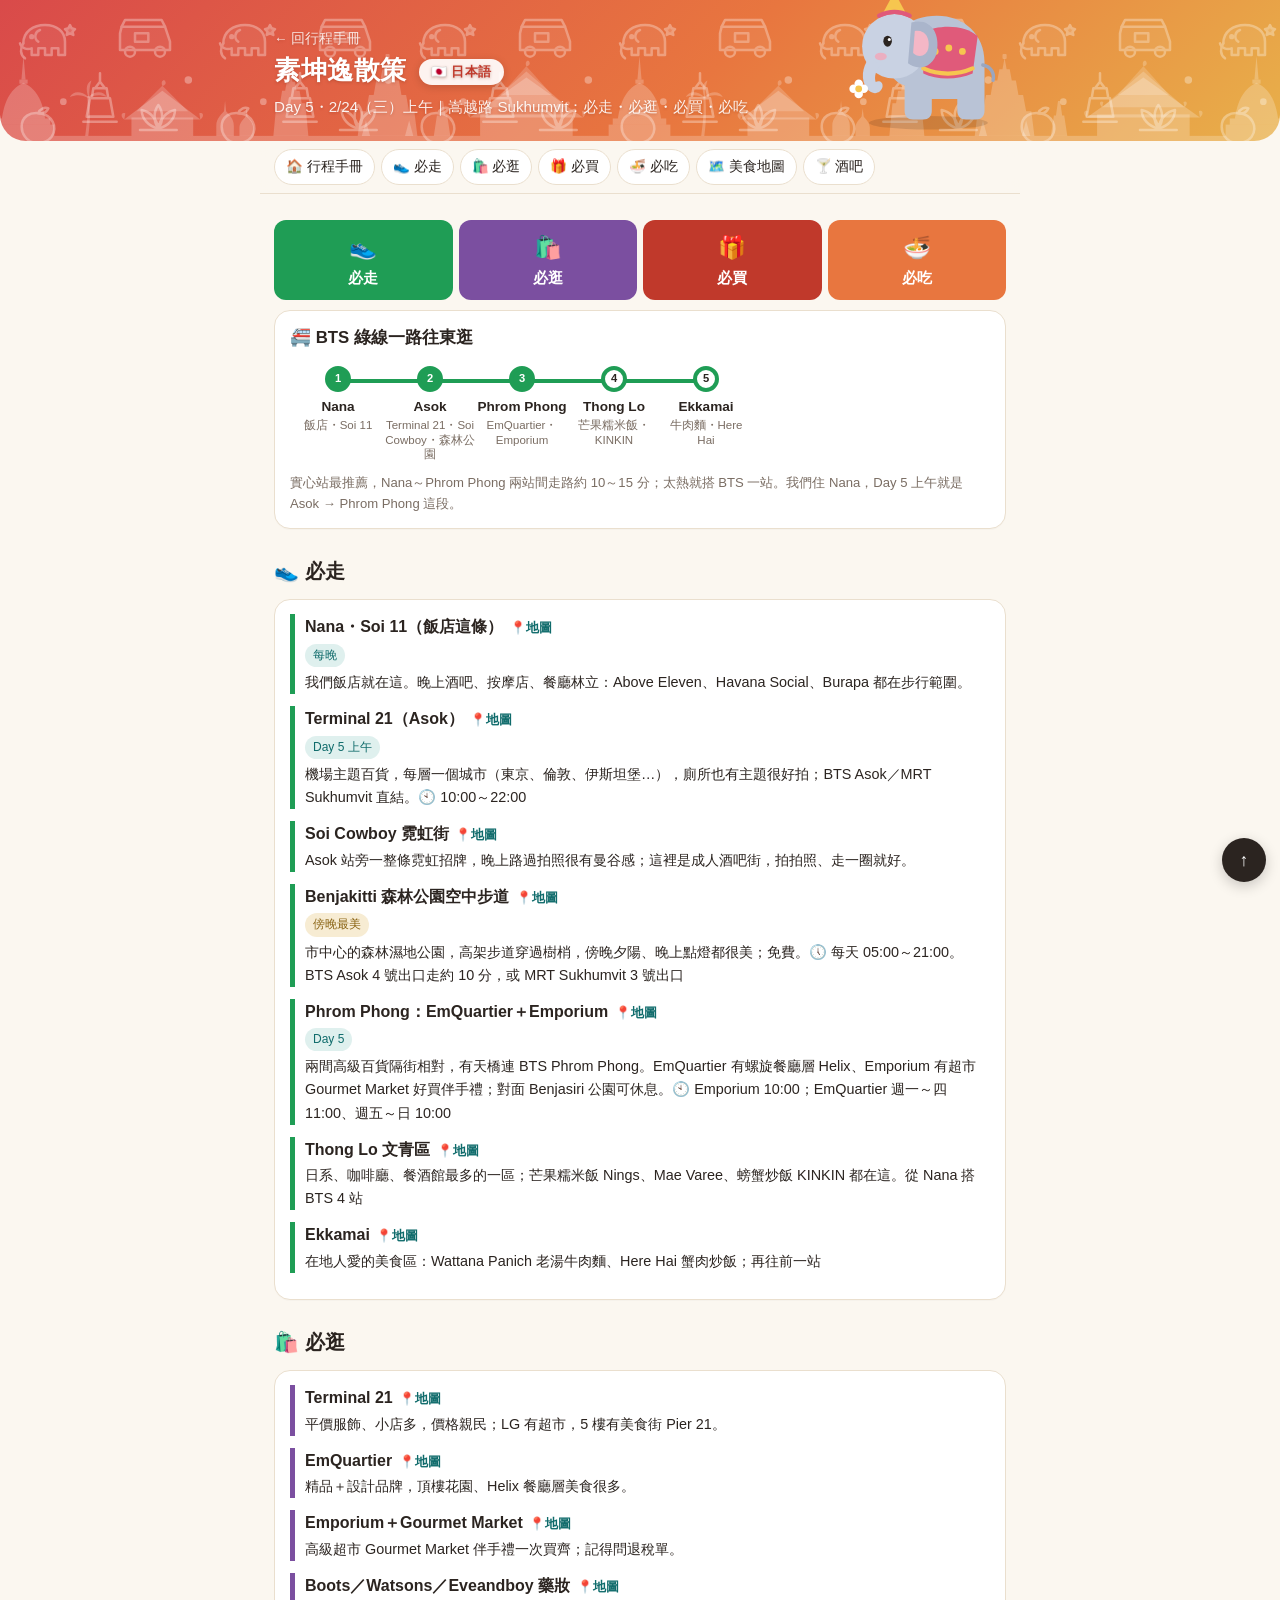
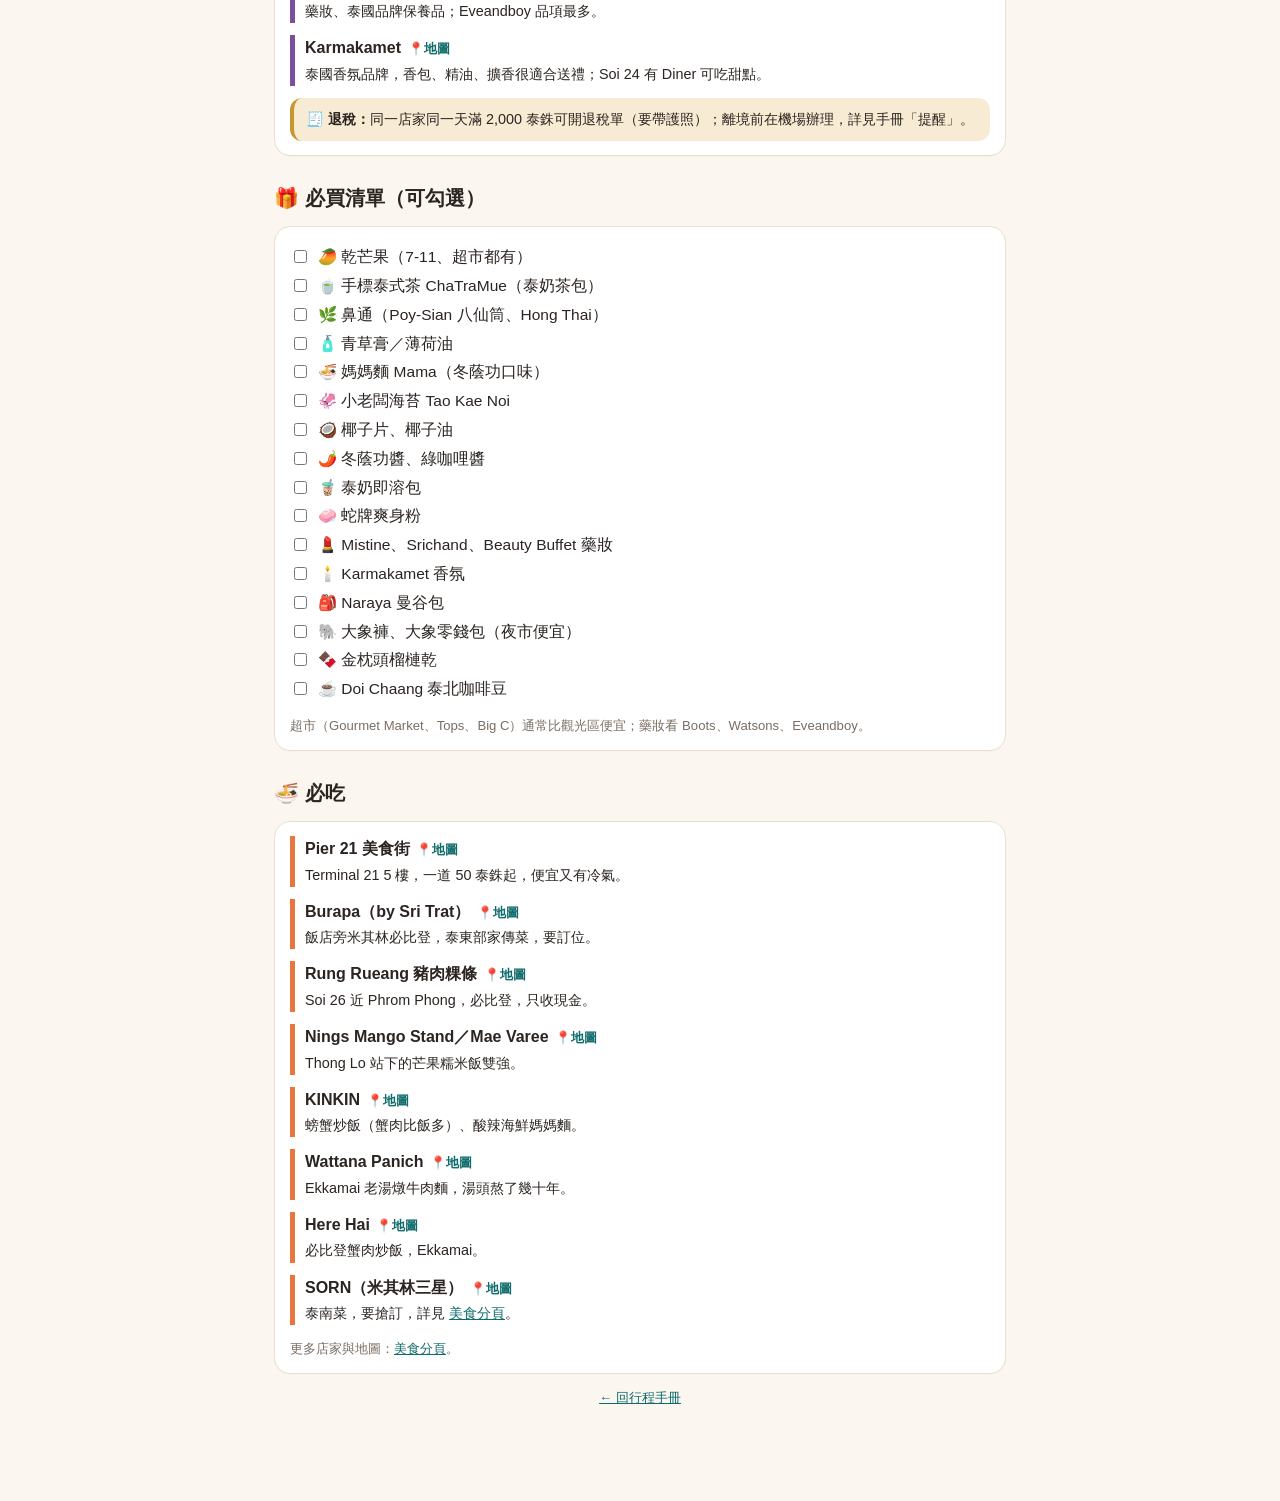
<file: sukhumvit.html>
<!DOCTYPE html>
<html lang="zh-Hant">
<head>
<meta charset="UTF-8">
<meta name="viewport" content="width=device-width, initial-scale=1, viewport-fit=cover">
<title>素坤逸散策｜曼谷手冊</title>
<style>
:root{
  --bg:#fbf7f0; --card:#ffffff; --ink:#2b2420; --muted:#7a6d63; --line:#eadfce;
  --gold:#c8962e; --gold-soft:#f7ecd3; --teal:#0f6b6b; --teal-soft:#dff0ee;
  --orchid:#a0447a; --orchid-soft:#f6e4ee; --red:#c0392b; --red-soft:#fbe7e4;
  --d1:#2f6fd0; --d2:#e0703a; --d3:#8a7fb8; --d4:#1e9e6a; --d5:#5b6b7a;
  --radius:16px;
}
*{box-sizing:border-box}
html{scroll-behavior:smooth}
body{margin:0;font-family:-apple-system,BlinkMacSystemFont,"PingFang TC","Noto Sans TC","Microsoft JhengHei",sans-serif;background:var(--bg);color:var(--ink);line-height:1.6;font-size:15.5px;-webkit-text-size-adjust:100%}
a{color:var(--teal)}
.wrap{max-width:760px;margin:0 auto;padding:0 14px 80px}
header.hero{--tmpl:1;background:url("assets/temples.svg") center bottom/auto 62% repeat-x,url("assets/pattern.svg") 0 0/200px repeat,linear-gradient(135deg,#d94a4a 0%,#e8763f 55%,#e8b04a 100%);color:#fff;padding:28px 18px 22px;border-radius:0 0 26px 26px;position:relative;overflow:hidden;text-shadow:0 1px 3px rgba(120,40,20,.35)}
header.hero::after{content:"";position:absolute;right:max(8px,calc(50% - 370px));bottom:6px;width:96px;height:86px;background:url("assets/elephant.svg") center/contain no-repeat;pointer-events:none}
@media(max-width:599px){header.hero{background-size:auto 40%,200px,auto}}
@media(min-width:600px){header.hero::after{width:170px;height:153px;bottom:8px}}
.hero h1,.hero .sub,.hero .count{position:relative;z-index:1}
.count .box{background:rgba(255,255,255,.28)!important;border-color:rgba(255,255,255,.55)!important}
.hero h1{margin:0 0 4px;font-size:1.6rem;letter-spacing:.5px}
.hero .sub{opacity:.9;font-size:.95rem}
.count{margin-top:14px;display:flex;gap:8px;flex-wrap:wrap}
.count .box{background:rgba(255,255,255,.14);border:1px solid rgba(255,255,255,.25);border-radius:12px;padding:6px 10px;text-align:center;min-width:62px}
.count .n{font-size:1.4rem;font-weight:700;line-height:1.1;font-variant-numeric:tabular-nums}
.count .l{font-size:.72rem;opacity:.85}
.count .msg{align-self:center;font-size:.85rem;opacity:.9}
nav.jump{position:sticky;top:0;z-index:20;background:rgba(251,247,240,.94);backdrop-filter:blur(8px);-webkit-backdrop-filter:blur(8px);border-bottom:1px solid var(--line);margin:0 -14px;padding:8px 14px;display:flex;gap:6px;overflow-x:auto;scrollbar-width:none}
nav.jump::-webkit-scrollbar{display:none}
nav.jump a{flex:0 0 auto;text-decoration:none;color:var(--ink);background:#fff;border:1px solid var(--line);padding:6px 11px;border-radius:999px;font-size:.85rem;white-space:nowrap}
nav.jump a:active{background:var(--gold-soft)}
section{scroll-margin-top:60px;margin-top:26px}
h2{font-size:1.25rem;margin:0 0 12px;display:flex;align-items:center;gap:8px}
h3{font-size:1.05rem;margin:18px 0 8px}
.card{background:var(--card);border:1px solid var(--line);border-radius:var(--radius);padding:14px 15px;margin-bottom:12px;box-shadow:0 1px 0 rgba(0,0,0,.02)}
.grid2{display:grid;grid-template-columns:1fr 1fr;gap:10px}
@media(max-width:520px){.grid2{grid-template-columns:1fr}}
.kv{display:grid;grid-template-columns:auto 1fr;gap:4px 12px;font-size:.93rem}
.kv b{color:var(--muted);font-weight:500}
.tag{display:inline-block;font-size:.75rem;padding:2px 8px;border-radius:999px;background:var(--gold-soft);color:#8a6414;margin:2px 4px 2px 0}
.tag.t{background:var(--teal-soft);color:var(--teal)}
.tag.o{background:var(--orchid-soft);color:var(--orchid)}
.tag.r{background:var(--red-soft);color:var(--red)}
.note{border-radius:12px;padding:10px 12px;font-size:.9rem;margin:10px 0}
.note.imp{background:var(--red-soft);border-left:4px solid var(--red)}
.note.tip{background:var(--teal-soft);border-left:4px solid var(--teal)}
.note.gold{background:var(--gold-soft);border-left:4px solid var(--gold)}
.flight{display:flex;align-items:center;gap:10px}
.flight .ap{text-align:center;min-width:64px}
.flight .ap .code{font-size:1.5rem;font-weight:700;letter-spacing:1px}
.flight .ap .t{font-size:1.05rem;font-weight:600;color:var(--teal)}
.flight .ap .c{font-size:.75rem;color:var(--muted)}
.flight .mid{flex:1;text-align:center;font-size:.8rem;color:var(--muted)}
.flight .mid .line{height:2px;background:repeating-linear-gradient(90deg,var(--gold) 0 6px,transparent 6px 10px);margin:4px 0}
.copy{border:1px solid var(--line);background:#fff;border-radius:8px;padding:2px 8px;font-size:.78rem;cursor:pointer;color:var(--teal);margin-left:4px}
.copy.ok{background:var(--teal);color:#fff;border-color:var(--teal)}
.btn{border:1px solid var(--teal);background:var(--teal);color:#fff;border-radius:10px;padding:8px 14px;font-size:.9rem;cursor:pointer}
.btn.ghost{background:#fff;color:var(--teal)}
.btn.sm{padding:4px 10px;font-size:.8rem}
.daybar{display:flex;gap:6px;overflow-x:auto;padding-bottom:6px;margin-bottom:8px;scrollbar-width:none}
.daybar::-webkit-scrollbar{display:none}
.daybar button{flex:0 0 auto;border:1px solid var(--line);background:#fff;border-radius:12px;padding:6px 12px;font-size:.85rem;cursor:pointer;line-height:1.25;text-align:center}
.daybar button small{display:block;font-size:.7rem;color:var(--muted)}
.daybar button.on{background:var(--ink);color:#fff;border-color:var(--ink)}
.daybar button.on small{color:#e9dcc6}
.day{border-left:6px solid var(--dc,var(--gold))}
.day .dh{display:flex;justify-content:space-between;align-items:flex-start;gap:8px;flex-wrap:wrap}
.day .dh h3{margin:0;font-size:1.1rem}
.day .meta{font-size:.8rem;color:var(--muted);display:flex;gap:10px;flex-wrap:wrap;margin:4px 0 8px}
.tl{list-style:none;margin:6px 0 0;padding:0}
.tl li{display:grid;grid-template-columns:54px 1fr;gap:10px;padding:8px 0;border-top:1px dashed var(--line)}
.tl li:first-child{border-top:0}
.tl .tm{font-weight:700;color:var(--dc,var(--teal));font-variant-numeric:tabular-nums;font-size:.9rem}
.tl .ti{font-weight:600}
.tl .ds{font-size:.88rem;color:var(--muted)}
.tl .pin{text-decoration:none;font-size:.8rem;margin-left:4px;white-space:nowrap}
.meals{display:flex;gap:6px;flex-wrap:wrap;margin-top:8px}
.meals span{font-size:.78rem;background:#faf5ec;border:1px solid var(--line);border-radius:8px;padding:3px 8px}
table{width:100%;border-collapse:collapse;font-size:.88rem}
th,td{border-bottom:1px solid var(--line);padding:7px 6px;text-align:left;vertical-align:top}
th{background:#faf5ec;color:var(--muted);font-weight:600;font-size:.8rem}
.tbl{overflow-x:auto;-webkit-overflow-scrolling:touch}
.tbl table{min-width:520px}
details{background:#fff;border:1px solid var(--line);border-radius:var(--radius);margin-bottom:10px;overflow:hidden}
details>summary{cursor:pointer;padding:12px 15px;font-weight:600;list-style:none;display:flex;justify-content:space-between;align-items:center}
details>summary::-webkit-details-marker{display:none}
details>summary::after{content:"＋";color:var(--gold);font-weight:700}
details[open]>summary::after{content:"－"}
details .in{padding:0 15px 14px}
.train{display:grid;grid-template-columns:1fr 1fr;gap:8px;text-align:center}
.train div{background:#faf5ec;border-radius:10px;padding:8px}
.train .big{font-size:1.2rem;font-weight:700;color:var(--teal)}
.train .hl{background:var(--teal);color:#fff}
.train .hl .big{color:#fff}
input,select{font:inherit;border:1px solid var(--line);border-radius:10px;padding:8px 10px;background:#fff;width:100%}
.row{display:flex;gap:8px;align-items:center}
.row>*{flex:1}
.conv .out{font-size:1.5rem;font-weight:700;color:var(--teal);text-align:center;margin:8px 0 2px}
.quick{display:flex;gap:6px;flex-wrap:wrap;margin-top:6px}
.quick button{border:1px solid var(--line);background:#faf5ec;border-radius:8px;padding:4px 10px;font-size:.82rem;cursor:pointer}
.ledger-list{margin-top:10px}
.ledger-list .it{display:flex;justify-content:space-between;gap:8px;padding:7px 0;border-top:1px dashed var(--line);font-size:.88rem}
.ledger-list .it .x{color:var(--red);cursor:pointer;border:0;background:none;font-size:1rem}
.bal{display:grid;grid-template-columns:repeat(auto-fill,minmax(130px,1fr));gap:6px;margin-top:8px}
.bal div{background:#faf5ec;border-radius:8px;padding:6px 8px;font-size:.82rem}
.bal .pos{color:var(--teal);font-weight:700}
.bal .neg{color:var(--red);font-weight:700}
.phr{display:grid;grid-template-columns:1fr auto;gap:4px 8px;align-items:center;padding:8px 0;border-top:1px dashed var(--line)}
.phr:first-child{border-top:0}
.phr .zh{font-weight:600}
.phr .th{font-size:1.15rem}
.phr .rd{font-size:.8rem;color:var(--muted)}
.check li{list-style:none;margin:4px 0}
.check label{display:flex;gap:8px;align-items:flex-start;cursor:pointer}
.check input{width:auto;margin-top:5px}
.check input:checked+span{text-decoration:line-through;color:var(--muted)}
.mapwrap svg{width:100%;height:auto;display:block}
.legend{display:flex;gap:10px;flex-wrap:wrap;font-size:.78rem;color:var(--muted);margin-top:6px}
.legend i{display:inline-block;width:18px;height:3px;border-radius:2px;vertical-align:middle;margin-right:4px}
footer{text-align:center;color:var(--muted);font-size:.78rem;margin-top:30px}
.toTop{position:fixed;right:14px;bottom:18px;background:var(--ink);color:#fff;border:0;border-radius:50%;width:44px;height:44px;font-size:1.1rem;box-shadow:0 4px 14px rgba(0,0,0,.2);cursor:pointer;z-index:30}
.small{font-size:.82rem;color:var(--muted)}
.mp{text-decoration:none;font-size:.8rem;white-space:nowrap;margin-left:2px;font-weight:600}
.fchips{display:flex;flex-wrap:wrap;gap:6px}.fchips button{border:1px solid var(--cc);background:#fff;color:var(--cc);border-radius:999px;padding:4px 10px;font-size:.82rem;cursor:pointer;opacity:.55}.fchips button.on{background:var(--cc);color:#fff;opacity:1}
.fpin span{display:flex;align-items:center;justify-content:center;width:30px;height:30px;border-radius:50%;border:2px solid #fff;box-shadow:0 1px 4px rgba(0,0,0,.35);font-size:15px}
.farea{margin:0 0 10px}.farea>b{display:block;font-size:.85rem;color:var(--muted);margin-bottom:4px}.fit{display:block;text-decoration:none;color:inherit;padding:6px 10px;border:1px solid var(--line);border-radius:10px;margin-bottom:4px;background:#fff}.fit small{display:block;color:var(--muted);font-size:.75rem}
.line{display:flex;align-items:flex-start;overflow-x:auto;padding:6px 2px 4px;gap:0}
.st{flex:0 0 auto;text-align:center;width:92px;position:relative}
.st:before{content:"";position:absolute;top:13px;left:-46px;width:92px;height:4px;background:#1f9d55}
.st:first-child:before{display:none}
.st .dot{position:relative;z-index:1;width:26px;height:26px;border-radius:50%;background:#fff;border:4px solid #1f9d55;margin:0 auto 4px;display:flex;align-items:center;justify-content:center;font-size:.7rem;font-weight:700}
.st.hot .dot{background:#1f9d55;color:#fff}
.st b{display:block;font-size:.85rem}.st small{display:block;font-size:.72rem;color:var(--muted);line-height:1.3}
.must{display:grid;grid-template-columns:repeat(4,1fr);gap:6px;margin:4px 0 10px}
.must a{text-decoration:none;color:#fff;border-radius:12px;padding:10px 4px;text-align:center;font-weight:700;font-size:.95rem}
.must a span{display:block;font-size:1.4rem}
.spot{border-left:5px solid var(--sc);padding-left:10px;margin:0 0 12px}
.spot h4{margin:0 0 2px;font-size:1rem}.spot p{margin:2px 0;font-size:.9rem}
</style>
<link rel="stylesheet" href="assets/mobile.css">
</head>
<body>
<header class="hero">
  <div class="wrap" style="padding-bottom:0">
    <div style="font-size:.85rem;opacity:.85"><a href="./" style="color:#fff;text-decoration:none">← 回行程手冊</a></div>
    <h1>素坤逸散策</h1>
    <div class="sub">Day 5・2/24（三）上午｜嵩越路 Sukhumvit：必走・必逛・必買・必吃</div>
  </div>
</header>
<div class="wrap">
<nav class="jump">
  <a href="./">🏠 行程手冊</a>
  <a href="#walk">👟 必走</a>
  <a href="#shop">🛍️ 必逛</a>
  <a href="#buy">🎁 必買</a>
  <a href="#eat">🍜 必吃</a>
  <a href="food.html">🗺️ 美食地圖</a>
  <a href="bars.html">🍸 酒吧</a>
</nav>
<section>
  <div class="must">
    <a href="#walk" style="background:#1f9d55"><span>👟</span>必走</a>
    <a href="#shop" style="background:#7b4fa0"><span>🛍️</span>必逛</a>
    <a href="#buy" style="background:#c0392b"><span>🎁</span>必買</a>
    <a href="#eat" style="background:#e8763f"><span>🍜</span>必吃</a>
  </div>
  <div class="card">
    <h3 style="margin-top:0">🚝 BTS 綠線一路往東逛</h3>
    <div class="line"><div class="st hot"><div class="dot">1</div><b>Nana</b><small>飯店・Soi 11</small></div><div class="st hot"><div class="dot">2</div><b>Asok</b><small>Terminal 21・Soi Cowboy・森林公園</small></div><div class="st hot"><div class="dot">3</div><b>Phrom Phong</b><small>EmQuartier・Emporium</small></div><div class="st "><div class="dot">4</div><b>Thong Lo</b><small>芒果糯米飯・KINKIN</small></div><div class="st "><div class="dot">5</div><b>Ekkamai</b><small>牛肉麵・Here Hai</small></div></div>
    <p class="small" style="margin:6px 0 0">實心站最推薦，Nana～Phrom Phong 兩站間走路約 10～15 分；太熱就搭 BTS 一站。我們住 Nana，Day 5 上午就是 Asok → Phrom Phong 這段。</p>
  </div>
</section>
<section id="walk">
  <h2>👟 必走</h2>
  <div class="card"><div class="spot" style="--sc:#1f9d55"><h4>Nana・Soi 11（飯店這條） <a class="mp" href="https://www.google.com/maps/search/?api=1&query=Sukhumvit+Soi+11+Bangkok" target="_blank" rel="noopener">📍地圖</a></h4><span class="tag t">每晚</span><p>我們飯店就在這。晚上酒吧、按摩店、餐廳林立：Above Eleven、Havana Social、Burapa 都在步行範圍。</p></div><div class="spot" style="--sc:#1f9d55"><h4>Terminal 21（Asok） <a class="mp" href="https://www.google.com/maps/search/?api=1&query=Terminal+21+Asok" target="_blank" rel="noopener">📍地圖</a></h4><span class="tag t">Day 5 上午</span><p>機場主題百貨，每層一個城市（東京、倫敦、伊斯坦堡…），廁所也有主題很好拍；BTS Asok／MRT Sukhumvit 直結。🕙 10:00～22:00</p></div><div class="spot" style="--sc:#1f9d55"><h4>Soi Cowboy 霓虹街 <a class="mp" href="https://www.google.com/maps/search/?api=1&query=Soi+Cowboy+Bangkok" target="_blank" rel="noopener">📍地圖</a></h4><p>Asok 站旁一整條霓虹招牌，晚上路過拍照很有曼谷感；這裡是成人酒吧街，拍拍照、走一圈就好。</p></div><div class="spot" style="--sc:#1f9d55"><h4>Benjakitti 森林公園空中步道 <a class="mp" href="https://www.google.com/maps/search/?api=1&query=Benjakitti+Forest+Park" target="_blank" rel="noopener">📍地圖</a></h4><span class="tag">傍晚最美</span><p>市中心的森林濕地公園，高架步道穿過樹梢，傍晚夕陽、晚上點燈都很美；免費。🕔 每天 05:00～21:00。BTS Asok 4 號出口走約 10 分，或 MRT Sukhumvit 3 號出口</p></div><div class="spot" style="--sc:#1f9d55"><h4>Phrom Phong：EmQuartier＋Emporium <a class="mp" href="https://www.google.com/maps/search/?api=1&query=EmQuartier+Bangkok" target="_blank" rel="noopener">📍地圖</a></h4><span class="tag t">Day 5</span><p>兩間高級百貨隔街相對，有天橋連 BTS Phrom Phong。EmQuartier 有螺旋餐廳層 Helix、Emporium 有超市 Gourmet Market 好買伴手禮；對面 Benjasiri 公園可休息。🕙 Emporium 10:00；EmQuartier 週一～四 11:00、週五～日 10:00</p></div><div class="spot" style="--sc:#1f9d55"><h4>Thong Lo 文青區 <a class="mp" href="https://www.google.com/maps/search/?api=1&query=Thong+Lo+Bangkok" target="_blank" rel="noopener">📍地圖</a></h4><p>日系、咖啡廳、餐酒館最多的一區；芒果糯米飯 Nings、Mae Varee、螃蟹炒飯 KINKIN 都在這。從 Nana 搭 BTS 4 站</p></div><div class="spot" style="--sc:#1f9d55"><h4>Ekkamai <a class="mp" href="https://www.google.com/maps/search/?api=1&query=Ekkamai+Bangkok" target="_blank" rel="noopener">📍地圖</a></h4><p>在地人愛的美食區：Wattana Panich 老湯牛肉麵、Here Hai 蟹肉炒飯；再往前一站</p></div></div>
</section>
<section id="shop">
  <h2>🛍️ 必逛</h2>
  <div class="card"><div class="spot" style="--sc:#7b4fa0"><h4>Terminal 21 <a class="mp" href="https://www.google.com/maps/search/?api=1&query=Terminal+21+Asok" target="_blank" rel="noopener">📍地圖</a></h4><p>平價服飾、小店多，價格親民；LG 有超市，5 樓有美食街 Pier 21。</p></div><div class="spot" style="--sc:#7b4fa0"><h4>EmQuartier <a class="mp" href="https://www.google.com/maps/search/?api=1&query=EmQuartier+Bangkok" target="_blank" rel="noopener">📍地圖</a></h4><p>精品＋設計品牌，頂樓花園、Helix 餐廳層美食很多。</p></div><div class="spot" style="--sc:#7b4fa0"><h4>Emporium＋Gourmet Market <a class="mp" href="https://www.google.com/maps/search/?api=1&query=Emporium+Bangkok" target="_blank" rel="noopener">📍地圖</a></h4><p>高級超市 Gourmet Market 伴手禮一次買齊；記得問退稅單。</p></div><div class="spot" style="--sc:#7b4fa0"><h4>Boots／Watsons／Eveandboy 藥妝 <a class="mp" href="https://www.google.com/maps/search/?api=1&query=Eveandboy+Bangkok" target="_blank" rel="noopener">📍地圖</a></h4><p>藥妝、泰國品牌保養品；Eveandboy 品項最多。</p></div><div class="spot" style="--sc:#7b4fa0"><h4>Karmakamet <a class="mp" href="https://www.google.com/maps/search/?api=1&query=Karmakamet+Diner+Sukhumvit" target="_blank" rel="noopener">📍地圖</a></h4><p>泰國香氛品牌，香包、精油、擴香很適合送禮；Soi 24 有 Diner 可吃甜點。</p></div>
  <div class="note gold" style="margin-bottom:0">🧾 <b>退稅：</b>同一店家同一天滿 2,000 泰銖可開退稅單（要帶護照）；離境前在機場辦理，詳見手冊「提醒」。</div></div>
</section>
<section id="buy">
  <h2>🎁 必買清單（可勾選）</h2>
  <div class="card"><ul class="check" id="buylist" style="padding:0;margin:0"></ul>
  <p class="small" style="margin-bottom:0">超市（Gourmet Market、Tops、Big C）通常比觀光區便宜；藥妝看 Boots、Watsons、Eveandboy。</p></div>
</section>
<section id="eat">
  <h2>🍜 必吃</h2>
  <div class="card"><div class="spot" style="--sc:#e8763f"><h4>Pier 21 美食街 <a class="mp" href="https://www.google.com/maps/search/?api=1&query=Pier+21+Terminal+21+Asok" target="_blank" rel="noopener">📍地圖</a></h4><p>Terminal 21 5 樓，一道 50 泰銖起，便宜又有冷氣。</p></div><div class="spot" style="--sc:#e8763f"><h4>Burapa（by Sri Trat） <a class="mp" href="https://www.google.com/maps/search/?api=1&query=Burapa+Eastern+Thai+Cuisine+Sukhumvit+11" target="_blank" rel="noopener">📍地圖</a></h4><p>飯店旁米其林必比登，泰東部家傳菜，要訂位。</p></div><div class="spot" style="--sc:#e8763f"><h4>Rung Rueang 豬肉粿條 <a class="mp" href="https://www.google.com/maps/search/?api=1&query=Rung+Rueang+Pork+Noodle" target="_blank" rel="noopener">📍地圖</a></h4><p>Soi 26 近 Phrom Phong，必比登，只收現金。</p></div><div class="spot" style="--sc:#e8763f"><h4>Nings Mango Stand／Mae Varee <a class="mp" href="https://www.google.com/maps/search/?api=1&query=Nings+Mango+Stand+Thong+Lo" target="_blank" rel="noopener">📍地圖</a></h4><p>Thong Lo 站下的芒果糯米飯雙強。</p></div><div class="spot" style="--sc:#e8763f"><h4>KINKIN <a class="mp" href="https://www.google.com/maps/search/?api=1&query=KINKIN+Sukhumvit+47+Bangkok" target="_blank" rel="noopener">📍地圖</a></h4><p>螃蟹炒飯（蟹肉比飯多）、酸辣海鮮媽媽麵。</p></div><div class="spot" style="--sc:#e8763f"><h4>Wattana Panich <a class="mp" href="https://www.google.com/maps/search/?api=1&query=Wattana+Panich+Ekkamai" target="_blank" rel="noopener">📍地圖</a></h4><p>Ekkamai 老湯燉牛肉麵，湯頭熬了幾十年。</p></div><div class="spot" style="--sc:#e8763f"><h4>Here Hai <a class="mp" href="https://www.google.com/maps/search/?api=1&query=Here+Hai+Seafood+Bangkok" target="_blank" rel="noopener">📍地圖</a></h4><p>必比登蟹肉炒飯，Ekkamai。</p></div><div class="spot" style="--sc:#e8763f"><h4>SORN（米其林三星） <a class="mp" href="https://www.google.com/maps/search/?api=1&query=Sorn+Fine+Southern+Cuisine+Sukhumvit+26" target="_blank" rel="noopener">📍地圖</a></h4><p>泰南菜，要搶訂，詳見 <a href="food.html#star">美食分頁</a>。</p></div>
  <p class="small" style="margin-bottom:0">更多店家與地圖：<a href="food.html">美食分頁</a>。</p></div>
</section>
<p class="small" style="text-align:center"><a href="./">← 回行程手冊</a></p>
</div>
<button class="toTop" onclick="scrollTo({top:0,behavior:'smooth'})" aria-label="回到頂端">↑</button>
<script>
const store={get(k,d){try{const v=localStorage.getItem('bkk27_'+k);return v===null?d:JSON.parse(v)}catch(e){return d}},
set(k,v){try{localStorage.setItem('bkk27_'+k,JSON.stringify(v))}catch(e){}}};
(function(id,items,key){const st=store.get(key,{});
document.getElementById(id).innerHTML=items.map((t,i)=>`<li><label><input type="checkbox" data-i="${i}" ${st[i]?'checked':''}><span>${t}</span></label></li>`).join('');
document.getElementById(id).onchange=e=>{const s=store.get(key,{});s[e.target.dataset.i]=e.target.checked;store.set(key,s)};
})('buylist',['🥭 乾芒果（7-11、超市都有）', '🍵 手標泰式茶 ChaTraMue（泰奶茶包）', '🌿 鼻通（Poy-Sian 八仙筒、Hong Thai）', '🧴 青草膏／薄荷油', '🍜 媽媽麵 Mama（冬蔭功口味）', '🦑 小老闆海苔 Tao Kae Noi', '🥥 椰子片、椰子油', '🌶️ 冬蔭功醬、綠咖哩醬', '🧋 泰奶即溶包', '🧼 蛇牌爽身粉', '💄 Mistine、Srichand、Beauty Buffet 藥妝', '🕯️ Karmakamet 香氛', '🎒 Naraya 曼谷包', '🐘 大象褲、大象零錢包（夜市便宜）', '🍫 金枕頭榴槤乾', '☕ Doi Chaang 泰北咖啡豆'],'buy');
</script>
<a id="jaBtn" href="#" style="position:fixed;left:14px;bottom:18px;z-index:31;background:#fff;color:#c0392b;border:2px solid #c0392b;border-radius:999px;padding:8px 14px;font-weight:700;font-size:.9rem;text-decoration:none;box-shadow:0 4px 14px rgba(0,0,0,.18)">🇯🇵 日本語</a>
<script>
(function(){var b=document.getElementById('jaBtn'),h=location.hostname,p=location.pathname,s='yujen317.github.io';
var t=document.querySelector('header h1');if(t){b.style.cssText='display:inline-block;vertical-align:middle;margin-left:12px;background:rgba(255,255,255,.92);color:#c0392b;border:0;border-radius:999px;padding:4px 12px;font-weight:700;font-size:.8rem;line-height:1.4;text-decoration:none;box-shadow:0 2px 8px rgba(0,0,0,.15);white-space:nowrap';t.appendChild(b);}
if(h.indexOf('translate.goog')>-1){b.textContent='🇹🇼 中文';b.href='https://'+s+p+location.hash;}
else{b.href='https://'+s.replace(/\./g,'-')+'.translate.goog'+(h===s?p:'/Bangkok/'+(p.split('/').pop()||'index.html'))+'?_x_tr_sl=zh-TW&_x_tr_tl=ja&_x_tr_hl=ja'+location.hash;}
})();
</script>
<script src="assets/mobile.js"></script>
</body>
</html>
</file>
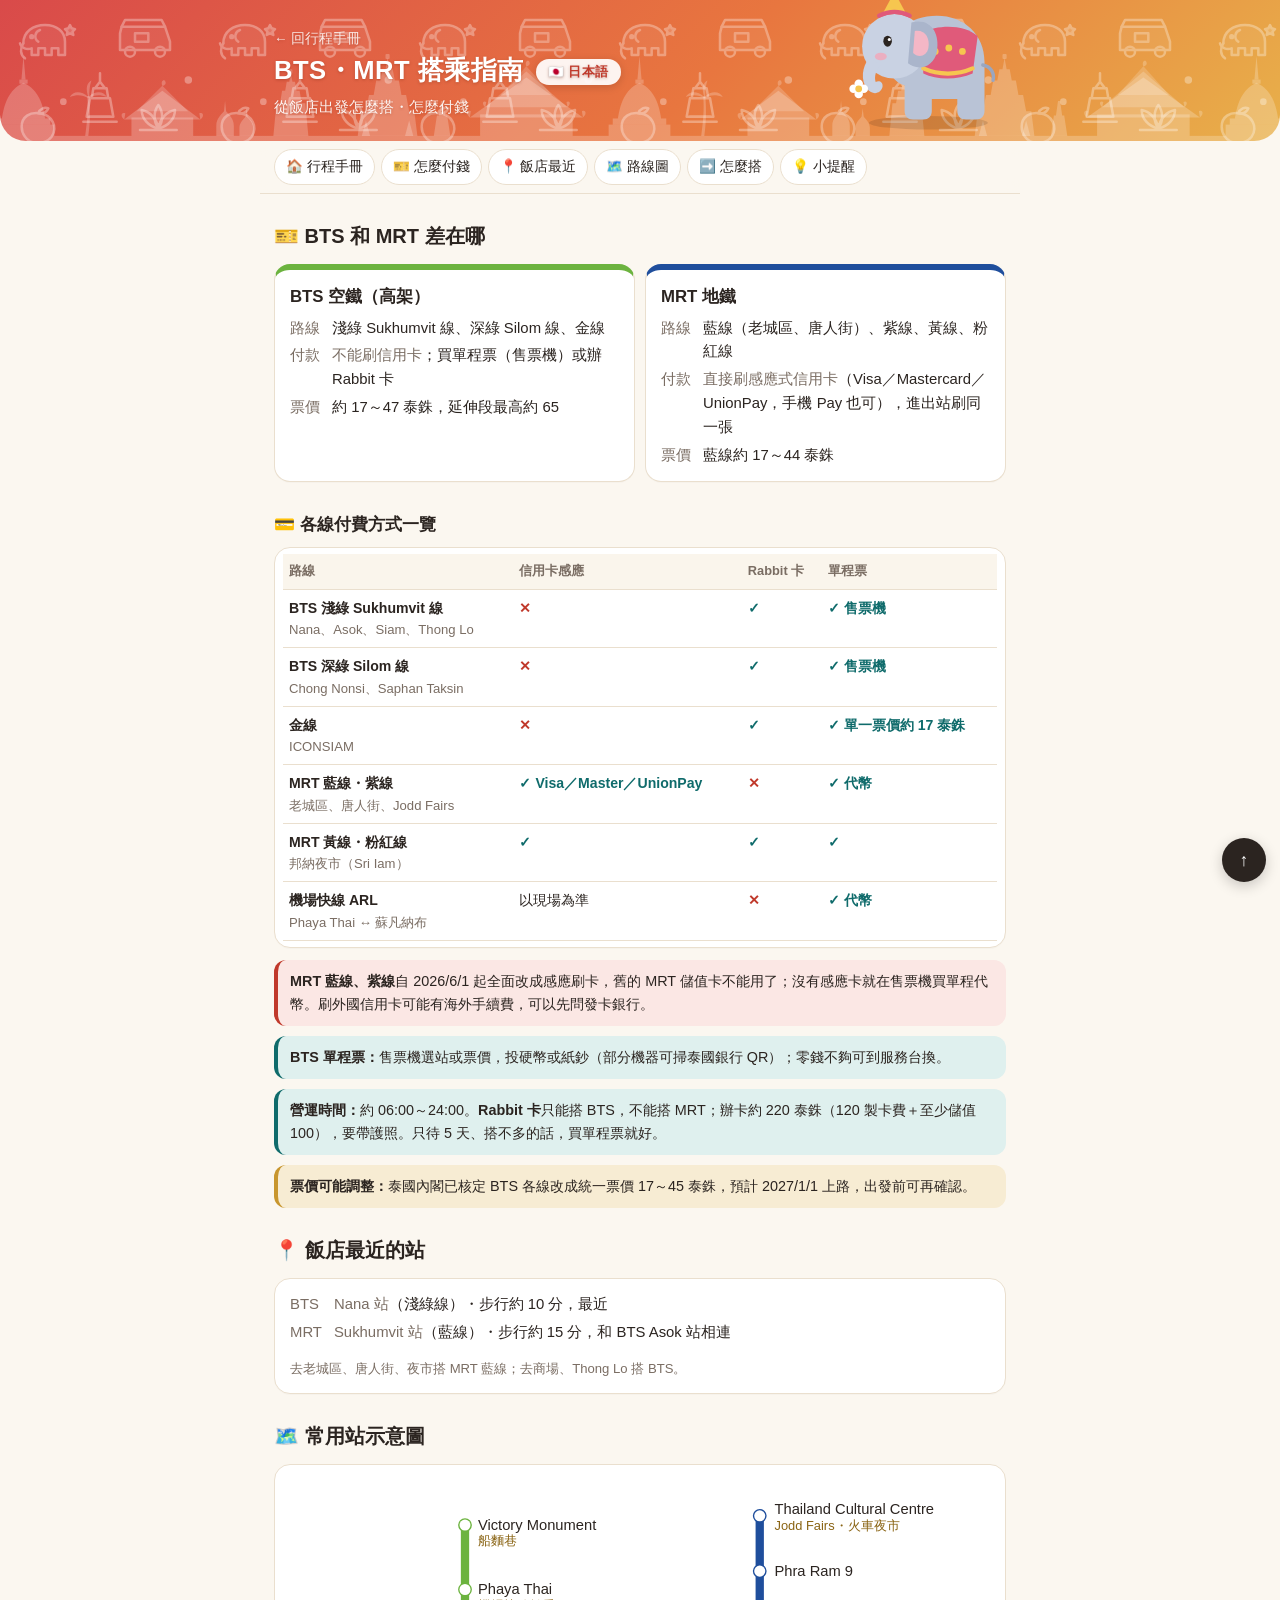
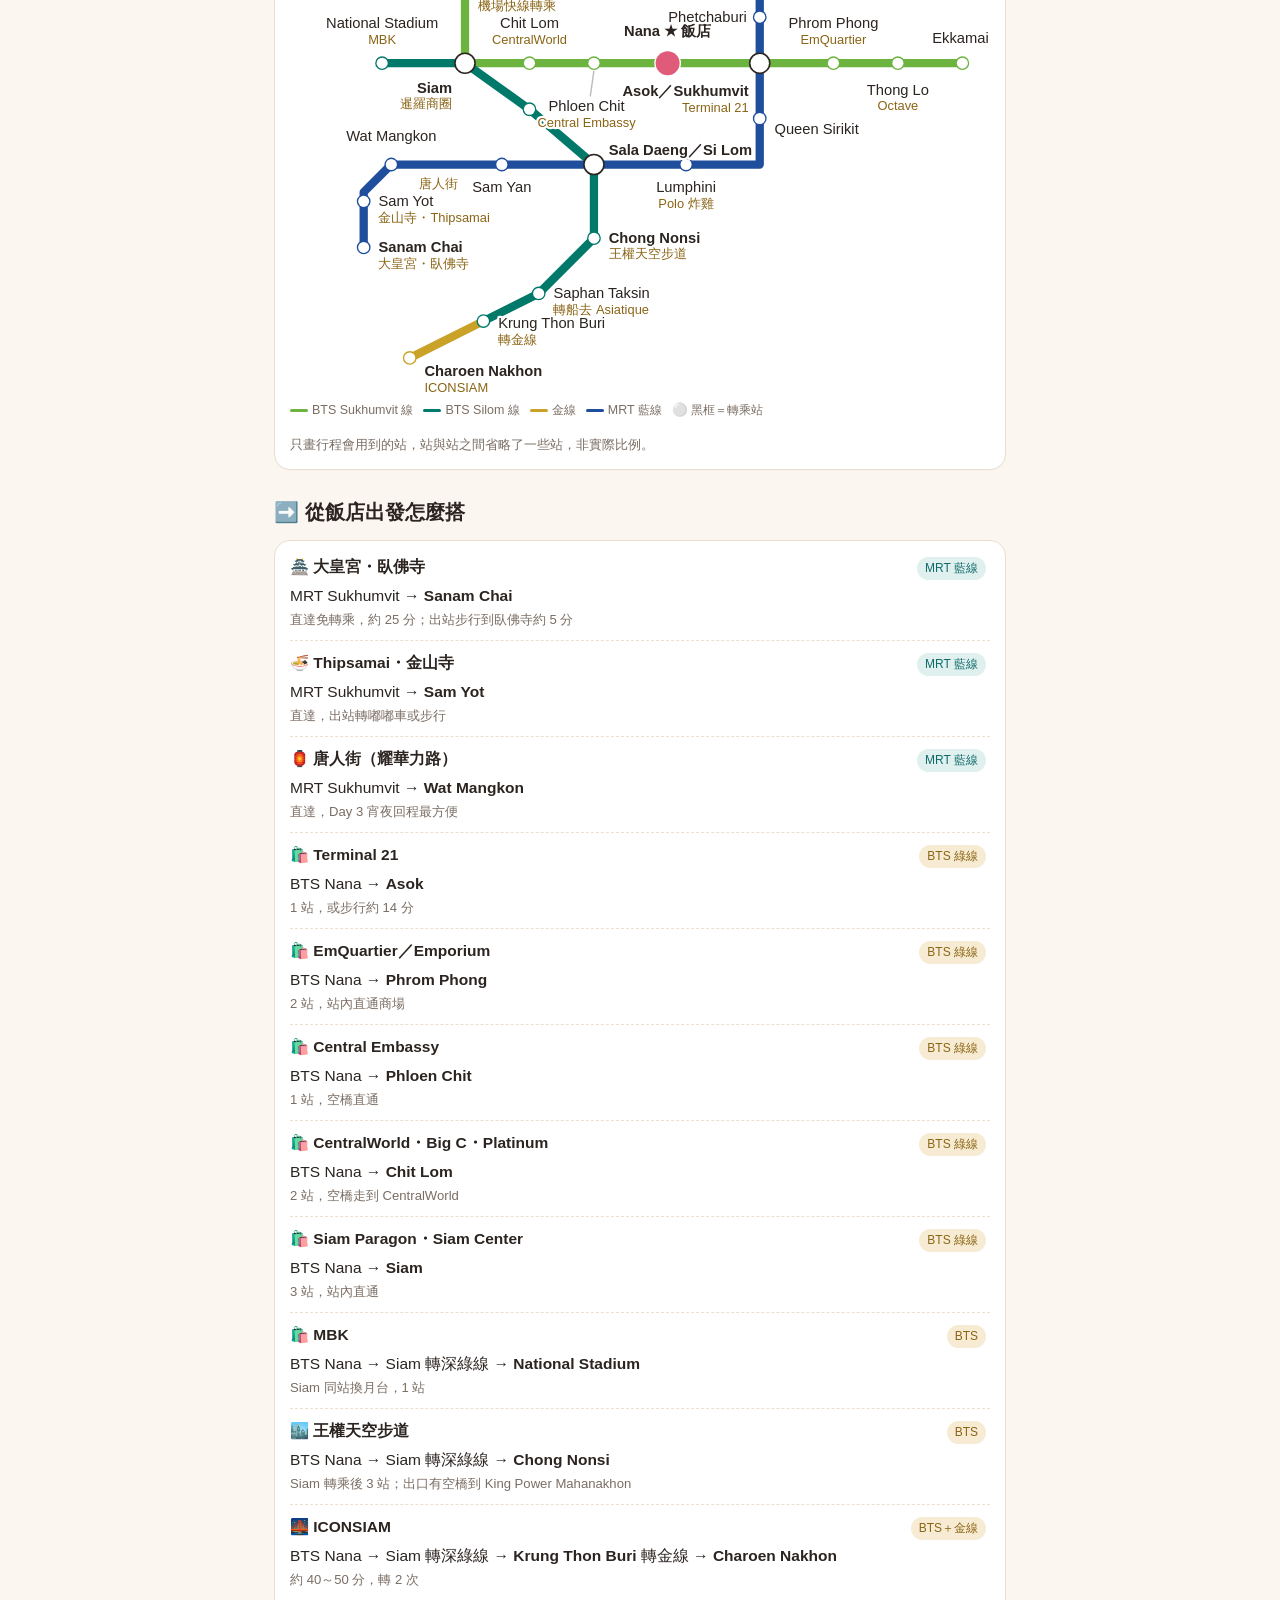
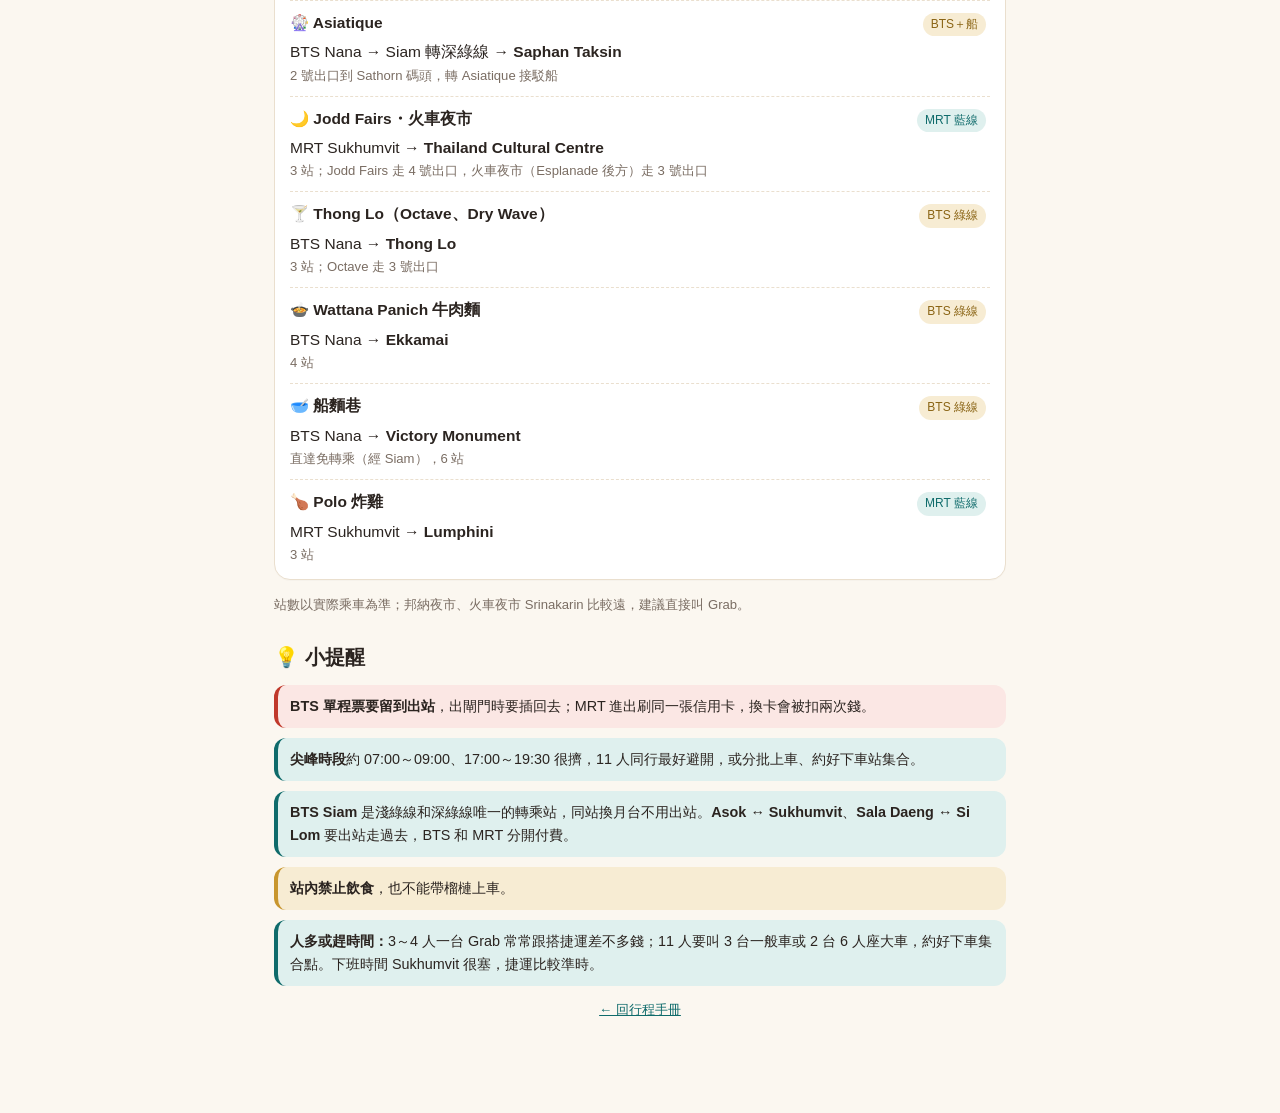
<file: transit.html>
<!DOCTYPE html>
<html lang="zh-Hant">
<head>
<meta charset="UTF-8">
<meta name="viewport" content="width=device-width, initial-scale=1, viewport-fit=cover">
<title>🚇 BTS・MRT 搭乘指南｜曼谷五天四夜</title>
<style>
:root{
  --bg:#fbf7f0; --card:#ffffff; --ink:#2b2420; --muted:#7a6d63; --line:#eadfce;
  --gold:#c8962e; --gold-soft:#f7ecd3; --teal:#0f6b6b; --teal-soft:#dff0ee;
  --orchid:#a0447a; --orchid-soft:#f6e4ee; --red:#c0392b; --red-soft:#fbe7e4;
  --d1:#2f6fd0; --d2:#e0703a; --d3:#8a7fb8; --d4:#1e9e6a; --d5:#5b6b7a;
  --radius:16px;
}
*{box-sizing:border-box}
html{scroll-behavior:smooth}
body{margin:0;font-family:-apple-system,BlinkMacSystemFont,"PingFang TC","Noto Sans TC","Microsoft JhengHei",sans-serif;background:var(--bg);color:var(--ink);line-height:1.6;font-size:15.5px;-webkit-text-size-adjust:100%}
a{color:var(--teal)}
.wrap{max-width:760px;margin:0 auto;padding:0 14px 80px}
header.hero{--tmpl:1;background:url("assets/temples.svg") center bottom/auto 62% repeat-x,url("assets/pattern.svg") 0 0/200px repeat,linear-gradient(135deg,#d94a4a 0%,#e8763f 55%,#e8b04a 100%);color:#fff;padding:28px 18px 22px;border-radius:0 0 26px 26px;position:relative;overflow:hidden;text-shadow:0 1px 3px rgba(120,40,20,.35)}
header.hero::after{content:"";position:absolute;right:max(8px,calc(50% - 370px));bottom:6px;width:96px;height:86px;background:url("assets/elephant.svg") center/contain no-repeat;pointer-events:none}
@media(max-width:599px){header.hero{background-size:auto 40%,200px,auto}}
@media(min-width:600px){header.hero::after{width:170px;height:153px;bottom:8px}}
.hero h1,.hero .sub,.hero .count{position:relative;z-index:1}
.count .box{background:rgba(255,255,255,.28)!important;border-color:rgba(255,255,255,.55)!important}
.hero h1{margin:0 0 4px;font-size:1.6rem;letter-spacing:.5px}
.hero .sub{opacity:.9;font-size:.95rem}
.count{margin-top:14px;display:flex;gap:8px;flex-wrap:wrap}
.count .box{background:rgba(255,255,255,.14);border:1px solid rgba(255,255,255,.25);border-radius:12px;padding:6px 10px;text-align:center;min-width:62px}
.count .n{font-size:1.4rem;font-weight:700;line-height:1.1;font-variant-numeric:tabular-nums}
.count .l{font-size:.72rem;opacity:.85}
.count .msg{align-self:center;font-size:.85rem;opacity:.9}
nav.jump{position:sticky;top:0;z-index:20;background:rgba(251,247,240,.94);backdrop-filter:blur(8px);-webkit-backdrop-filter:blur(8px);border-bottom:1px solid var(--line);margin:0 -14px;padding:8px 14px;display:flex;gap:6px;overflow-x:auto;scrollbar-width:none}
nav.jump::-webkit-scrollbar{display:none}
nav.jump a{flex:0 0 auto;text-decoration:none;color:var(--ink);background:#fff;border:1px solid var(--line);padding:6px 11px;border-radius:999px;font-size:.85rem;white-space:nowrap}
nav.jump a:active{background:var(--gold-soft)}
section{scroll-margin-top:60px;margin-top:26px}
h2{font-size:1.25rem;margin:0 0 12px;display:flex;align-items:center;gap:8px}
h3{font-size:1.05rem;margin:18px 0 8px}
.card{background:var(--card);border:1px solid var(--line);border-radius:var(--radius);padding:14px 15px;margin-bottom:12px;box-shadow:0 1px 0 rgba(0,0,0,.02)}
.grid2{display:grid;grid-template-columns:1fr 1fr;gap:10px}
@media(max-width:520px){.grid2{grid-template-columns:1fr}}
.kv{display:grid;grid-template-columns:auto 1fr;gap:4px 12px;font-size:.93rem}
.kv b{color:var(--muted);font-weight:500}
.tag{display:inline-block;font-size:.75rem;padding:2px 8px;border-radius:999px;background:var(--gold-soft);color:#8a6414;margin:2px 4px 2px 0}
.tag.t{background:var(--teal-soft);color:var(--teal)}
.tag.o{background:var(--orchid-soft);color:var(--orchid)}
.tag.r{background:var(--red-soft);color:var(--red)}
.note{border-radius:12px;padding:10px 12px;font-size:.9rem;margin:10px 0}
.note.imp{background:var(--red-soft);border-left:4px solid var(--red)}
.note.tip{background:var(--teal-soft);border-left:4px solid var(--teal)}
.note.gold{background:var(--gold-soft);border-left:4px solid var(--gold)}
.flight{display:flex;align-items:center;gap:10px}
.flight .ap{text-align:center;min-width:64px}
.flight .ap .code{font-size:1.5rem;font-weight:700;letter-spacing:1px}
.flight .ap .t{font-size:1.05rem;font-weight:600;color:var(--teal)}
.flight .ap .c{font-size:.75rem;color:var(--muted)}
.flight .mid{flex:1;text-align:center;font-size:.8rem;color:var(--muted)}
.flight .mid .line{height:2px;background:repeating-linear-gradient(90deg,var(--gold) 0 6px,transparent 6px 10px);margin:4px 0}
.copy{border:1px solid var(--line);background:#fff;border-radius:8px;padding:2px 8px;font-size:.78rem;cursor:pointer;color:var(--teal);margin-left:4px}
.copy.ok{background:var(--teal);color:#fff;border-color:var(--teal)}
.btn{border:1px solid var(--teal);background:var(--teal);color:#fff;border-radius:10px;padding:8px 14px;font-size:.9rem;cursor:pointer}
.btn.ghost{background:#fff;color:var(--teal)}
.btn.sm{padding:4px 10px;font-size:.8rem}
.daybar{display:flex;gap:6px;overflow-x:auto;padding-bottom:6px;margin-bottom:8px;scrollbar-width:none}
.daybar::-webkit-scrollbar{display:none}
.daybar button{flex:0 0 auto;border:1px solid var(--line);background:#fff;border-radius:12px;padding:6px 12px;font-size:.85rem;cursor:pointer;line-height:1.25;text-align:center}
.daybar button small{display:block;font-size:.7rem;color:var(--muted)}
.daybar button.on{background:var(--ink);color:#fff;border-color:var(--ink)}
.daybar button.on small{color:#e9dcc6}
.day{border-left:6px solid var(--dc,var(--gold))}
.day .dh{display:flex;justify-content:space-between;align-items:flex-start;gap:8px;flex-wrap:wrap}
.day .dh h3{margin:0;font-size:1.1rem}
.day .meta{font-size:.8rem;color:var(--muted);display:flex;gap:10px;flex-wrap:wrap;margin:4px 0 8px}
.tl{list-style:none;margin:6px 0 0;padding:0}
.tl li{display:grid;grid-template-columns:54px 1fr;gap:10px;padding:8px 0;border-top:1px dashed var(--line)}
.tl li:first-child{border-top:0}
.tl .tm{font-weight:700;color:var(--dc,var(--teal));font-variant-numeric:tabular-nums;font-size:.9rem}
.tl .ti{font-weight:600}
.tl .ds{font-size:.88rem;color:var(--muted)}
.tl .pin{text-decoration:none;font-size:.8rem;margin-left:4px;white-space:nowrap}
.meals{display:flex;gap:6px;flex-wrap:wrap;margin-top:8px}
.meals span{font-size:.78rem;background:#faf5ec;border:1px solid var(--line);border-radius:8px;padding:3px 8px}
table{width:100%;border-collapse:collapse;font-size:.88rem}
th,td{border-bottom:1px solid var(--line);padding:7px 6px;text-align:left;vertical-align:top}
th{background:#faf5ec;color:var(--muted);font-weight:600;font-size:.8rem}
.tbl{overflow-x:auto;-webkit-overflow-scrolling:touch}
.tbl table{min-width:520px}
details{background:#fff;border:1px solid var(--line);border-radius:var(--radius);margin-bottom:10px;overflow:hidden}
details>summary{cursor:pointer;padding:12px 15px;font-weight:600;list-style:none;display:flex;justify-content:space-between;align-items:center}
details>summary::-webkit-details-marker{display:none}
details>summary::after{content:"＋";color:var(--gold);font-weight:700}
details[open]>summary::after{content:"－"}
details .in{padding:0 15px 14px}
.train{display:grid;grid-template-columns:1fr 1fr;gap:8px;text-align:center}
.train div{background:#faf5ec;border-radius:10px;padding:8px}
.train .big{font-size:1.2rem;font-weight:700;color:var(--teal)}
.train .hl{background:var(--teal);color:#fff}
.train .hl .big{color:#fff}
input,select{font:inherit;border:1px solid var(--line);border-radius:10px;padding:8px 10px;background:#fff;width:100%}
.row{display:flex;gap:8px;align-items:center}
.row>*{flex:1}
.conv .out{font-size:1.5rem;font-weight:700;color:var(--teal);text-align:center;margin:8px 0 2px}
.quick{display:flex;gap:6px;flex-wrap:wrap;margin-top:6px}
.quick button{border:1px solid var(--line);background:#faf5ec;border-radius:8px;padding:4px 10px;font-size:.82rem;cursor:pointer}
.ledger-list{margin-top:10px}
.ledger-list .it{display:flex;justify-content:space-between;gap:8px;padding:7px 0;border-top:1px dashed var(--line);font-size:.88rem}
.ledger-list .it .x{color:var(--red);cursor:pointer;border:0;background:none;font-size:1rem}
.bal{display:grid;grid-template-columns:repeat(auto-fill,minmax(130px,1fr));gap:6px;margin-top:8px}
.bal div{background:#faf5ec;border-radius:8px;padding:6px 8px;font-size:.82rem}
.bal .pos{color:var(--teal);font-weight:700}
.bal .neg{color:var(--red);font-weight:700}
.phr{display:grid;grid-template-columns:1fr auto;gap:4px 8px;align-items:center;padding:8px 0;border-top:1px dashed var(--line)}
.phr:first-child{border-top:0}
.phr .zh{font-weight:600}
.phr .th{font-size:1.15rem}
.phr .rd{font-size:.8rem;color:var(--muted)}
.check li{list-style:none;margin:4px 0}
.check label{display:flex;gap:8px;align-items:flex-start;cursor:pointer}
.check input{width:auto;margin-top:5px}
.check input:checked+span{text-decoration:line-through;color:var(--muted)}
.mapwrap svg{width:100%;height:auto;display:block}
.legend{display:flex;gap:10px;flex-wrap:wrap;font-size:.78rem;color:var(--muted);margin-top:6px}
.legend i{display:inline-block;width:18px;height:3px;border-radius:2px;vertical-align:middle;margin-right:4px}
footer{text-align:center;color:var(--muted);font-size:.78rem;margin-top:30px}
.toTop{position:fixed;right:14px;bottom:18px;background:var(--ink);color:#fff;border:0;border-radius:50%;width:44px;height:44px;font-size:1.1rem;box-shadow:0 4px 14px rgba(0,0,0,.2);cursor:pointer;z-index:30}
.small{font-size:.82rem;color:var(--muted)}
</style>
<style>.rt-it{padding:10px 0;border-top:1px dashed var(--line)}.rt-it:first-child{border-top:0}.yes{color:var(--teal);font-weight:700}.no{color:var(--red);font-weight:700}</style>
<link rel="stylesheet" href="assets/mobile.css">
</head>
<body>
<header class="hero">
  <div class="wrap" style="padding-bottom:0">
    <div style="font-size:.85rem;opacity:.85"><a href="./" style="color:#fff;text-decoration:none">← 回行程手冊</a></div>
    <h1>BTS・MRT 搭乘指南</h1>
    <div class="sub">從飯店出發怎麼搭・怎麼付錢</div>
  </div>
</header>
<div class="wrap">
<nav class="jump">
  <a href="./">🏠 行程手冊</a>
  <a href="#basic">🎫 怎麼付錢</a>
  <a href="#hotel">📍 飯店最近</a>
  <a href="#map">🗺️ 路線圖</a>
  <a href="#routes">➡️ 怎麼搭</a>
  <a href="#tips">💡 小提醒</a>
</nav>

<section id="basic">
  <h2>🎫 BTS 和 MRT 差在哪</h2>
  <div class="grid2">
    <div class="card" style="border-top:6px solid #6cb33f">
      <div style="font-weight:700;font-size:1.05rem">BTS 空鐵（高架）</div>
      <div class="kv" style="margin-top:6px">
        <b>路線</b><span>淺綠 Sukhumvit 線、深綠 Silom 線、金線</span>
        <b>付款</b><span><b>不能刷信用卡</b>；買單程票（售票機）或辦 Rabbit 卡</span>
        <b>票價</b><span>約 17～47 泰銖，延伸段最高約 65</span>
      </div>
    </div>
    <div class="card" style="border-top:6px solid #1f4e9c">
      <div style="font-weight:700;font-size:1.05rem">MRT 地鐵</div>
      <div class="kv" style="margin-top:6px">
        <b>路線</b><span>藍線（老城區、唐人街）、紫線、黃線、粉紅線</span>
        <b>付款</b><span><b>直接刷感應式信用卡</b>（Visa／Mastercard／UnionPay，手機 Pay 也可），進出站刷同一張</span>
        <b>票價</b><span>藍線約 17～44 泰銖</span>
      </div>
    </div>
  </div>

  <h3>💳 各線付費方式一覽</h3>
  <div class="card tbl" style="padding:6px 8px">
    <table style="min-width:0">
      <tr><th>路線</th><th>信用卡感應</th><th>Rabbit 卡</th><th>單程票</th></tr>
      <tr><td><b>BTS 淺綠 Sukhumvit 線</b><div class="small">Nana、Asok、Siam、Thong Lo</div></td><td class="no">✕</td><td class="yes">✓</td><td class="yes">✓ 售票機</td></tr>
      <tr><td><b>BTS 深綠 Silom 線</b><div class="small">Chong Nonsi、Saphan Taksin</div></td><td class="no">✕</td><td class="yes">✓</td><td class="yes">✓ 售票機</td></tr>
      <tr><td><b>金線</b><div class="small">ICONSIAM</div></td><td class="no">✕</td><td class="yes">✓</td><td class="yes">✓ 單一票價約 17 泰銖</td></tr>
      <tr><td><b>MRT 藍線・紫線</b><div class="small">老城區、唐人街、Jodd Fairs</div></td><td class="yes">✓ Visa／Master／UnionPay</td><td class="no">✕</td><td class="yes">✓ 代幣</td></tr>
      <tr><td><b>MRT 黃線・粉紅線</b><div class="small">邦納夜市（Sri Iam）</div></td><td class="yes">✓</td><td class="yes">✓</td><td class="yes">✓</td></tr>
      <tr><td><b>機場快線 ARL</b><div class="small">Phaya Thai ↔ 蘇凡納布</div></td><td>以現場為準</td><td class="no">✕</td><td class="yes">✓ 代幣</td></tr>
    </table>
  </div>
  <div class="note imp" style="margin-top:0"><b>MRT 藍線、紫線</b>自 2026/6/1 起全面改成感應刷卡，舊的 MRT 儲值卡不能用了；沒有感應卡就在售票機買單程代幣。刷外國信用卡可能有海外手續費，可以先問發卡銀行。</div>
  <div class="note tip"><b>BTS 單程票：</b>售票機選站或票價，投硬幣或紙鈔（部分機器可掃泰國銀行 QR）；零錢不夠可到服務台換。</div>
  <div class="note tip"><b>營運時間：</b>約 06:00～24:00。<b>Rabbit 卡</b>只能搭 BTS，不能搭 MRT；辦卡約 220 泰銖（120 製卡費＋至少儲值 100），要帶護照。只待 5 天、搭不多的話，買單程票就好。</div>
  <div class="note gold"><b>票價可能調整：</b>泰國內閣已核定 BTS 各線改成統一票價 17～45 泰銖，預計 2027/1/1 上路，出發前可再確認。</div>
</section>

<section id="hotel">
  <h2>📍 飯店最近的站</h2>
  <div class="card">
    <div class="kv">
      <b>BTS</b><span><b>Nana 站</b>（淺綠線）・步行約 10 分，最近</span>
      <b>MRT</b><span><b>Sukhumvit 站</b>（藍線）・步行約 15 分，和 BTS Asok 站相連</span>
    </div>
    <p class="small" style="margin-bottom:0">去老城區、唐人街、夜市搭 MRT 藍線；去商場、Thong Lo 搭 BTS。</p>
  </div>
</section>

<section id="map">
  <h2>🗺️ 常用站示意圖</h2>
  <div class="card mapwrap"><svg viewBox="0 0 760 560" xmlns="http://www.w3.org/2000/svg" font-family="-apple-system,'PingFang TC','Noto Sans TC',sans-serif">
<g fill="none" stroke-width="9" stroke-linecap="round" stroke-linejoin="round">
  <path d="M190 50 L190 200 L730 200" stroke="#6cb33f"/>
  <path d="M100 200 L190 200 L260 250 L330 310 L330 390 L270 450 L210 480" stroke="#00796b"/>
  <path d="M210 480 L130 520" stroke="#c9a227"/>
  <path d="M510 40 L510 250 L510 310 L110 310 L80 340 L80 400" stroke="#1f4e9c"/>
</g>
<g font-size="16" fill="#2b2420" style="paint-order:stroke;stroke:#fff;stroke-width:5px;stroke-linejoin:round">
  <circle cx="190" cy="50" r="6" fill="#fff" stroke="#6cb33f" stroke-width="3"/><text x="204" y="55" text-anchor="start">Victory Monument</text><text x="204" y="72" text-anchor="start" font-size="14" fill="#8a6414">船麵巷</text>
  <circle cx="190" cy="120" r="6" fill="#fff" stroke="#6cb33f" stroke-width="3"/><text x="204" y="125" text-anchor="start">Phaya Thai</text><text x="204" y="142" text-anchor="start" font-size="14" fill="#8a6414">機場快線轉乘</text>
  <circle cx="100" cy="200" r="6" fill="#fff" stroke="#00796b" stroke-width="3"/><text x="100" y="162" text-anchor="middle">National Stadium</text><text x="100" y="179" text-anchor="middle" font-size="14" fill="#8a6414">MBK</text>
  <circle cx="190" cy="200" r="10" fill="#fff" stroke="#2b2420" stroke-width="3.5"/><text x="176" y="232" text-anchor="end" font-weight="700">Siam</text><text x="176" y="249" text-anchor="end" font-size="14" fill="#8a6414">暹羅商圈</text>
  <circle cx="260" cy="200" r="6" fill="#fff" stroke="#6cb33f" stroke-width="3"/><text x="260" y="162" text-anchor="middle">Chit Lom</text><text x="260" y="179" text-anchor="middle" font-size="14" fill="#8a6414">CentralWorld</text>
  <circle cx="330" cy="200" r="6" fill="#fff" stroke="#6cb33f" stroke-width="3"/><text x="322" y="252" text-anchor="middle">Phloen Chit</text><text x="322" y="269" text-anchor="middle" font-size="14" fill="#8a6414">Central Embassy</text><line x1="330" y1="208" x2="326" y2="236" stroke="#bbb" stroke-width="1.5"/>
  <circle cx="410" cy="200" r="13" fill="#e05a7a" stroke="#fff" stroke-width="3"/><text x="410" y="170" text-anchor="middle" font-weight="700">Nana ★ 飯店</text>
  <circle cx="510" cy="200" r="10" fill="#fff" stroke="#2b2420" stroke-width="3.5"/><text x="498" y="236" text-anchor="end" font-weight="700">Asok／Sukhumvit</text><text x="498" y="253" text-anchor="end" font-size="14" fill="#8a6414">Terminal 21</text>
  <circle cx="590" cy="200" r="6" fill="#fff" stroke="#6cb33f" stroke-width="3"/><text x="590" y="162" text-anchor="middle">Phrom Phong</text><text x="590" y="179" text-anchor="middle" font-size="14" fill="#8a6414">EmQuartier</text>
  <circle cx="660" cy="200" r="6" fill="#fff" stroke="#6cb33f" stroke-width="3"/><text x="660" y="234" text-anchor="middle">Thong Lo</text><text x="660" y="251" text-anchor="middle" font-size="14" fill="#8a6414">Octave</text>
  <circle cx="730" cy="200" r="6" fill="#fff" stroke="#6cb33f" stroke-width="3"/><text x="728" y="178" text-anchor="middle">Ekkamai</text>
  <circle cx="510" cy="40" r="6" fill="#fff" stroke="#1f4e9c" stroke-width="3"/><text x="526" y="38" text-anchor="start">Thailand Cultural Centre</text><text x="526" y="55" text-anchor="start" font-size="14" fill="#8a6414">Jodd Fairs・火車夜市</text>
  <circle cx="510" cy="100" r="6" fill="#fff" stroke="#1f4e9c" stroke-width="3"/><text x="526" y="105" text-anchor="start">Phra Ram 9</text>
  <circle cx="510" cy="150" r="6" fill="#fff" stroke="#1f4e9c" stroke-width="3"/><text x="496" y="155" text-anchor="end">Phetchaburi</text>
  <circle cx="510" cy="260" r="6" fill="#fff" stroke="#1f4e9c" stroke-width="3"/><text x="526" y="277" text-anchor="start">Queen Sirikit</text>
  <circle cx="430" cy="310" r="6" fill="#fff" stroke="#1f4e9c" stroke-width="3"/><text x="430" y="340" text-anchor="middle">Lumphini</text><text x="430" y="357" text-anchor="middle" font-size="14" fill="#8a6414">Polo 炸雞</text>
  <circle cx="330" cy="310" r="10" fill="#fff" stroke="#2b2420" stroke-width="3.5"/><text x="346" y="300" text-anchor="start" font-weight="700">Sala Daeng／Si Lom</text>
  <circle cx="260" cy="250" r="6" fill="#fff" stroke="#00796b" stroke-width="3"/>
  <circle cx="230" cy="310" r="6" fill="#fff" stroke="#1f4e9c" stroke-width="3"/><text x="230" y="340" text-anchor="middle">Sam Yan</text>
  <circle cx="110" cy="310" r="6" fill="#fff" stroke="#1f4e9c" stroke-width="3"/><text x="110" y="284" text-anchor="middle">Wat Mangkon</text><text x="140" y="336" font-size="14" fill="#8a6414">唐人街</text>
  <circle cx="80" cy="350" r="6" fill="#fff" stroke="#1f4e9c" stroke-width="3"/><text x="96" y="355" text-anchor="start">Sam Yot</text><text x="96" y="372" text-anchor="start" font-size="14" fill="#8a6414">金山寺・Thipsamai</text>
  <circle cx="80" cy="400" r="6" fill="#fff" stroke="#1f4e9c" stroke-width="3"/><text x="96" y="405" text-anchor="start" font-weight="700">Sanam Chai</text><text x="96" y="422" text-anchor="start" font-size="14" fill="#8a6414">大皇宮・臥佛寺</text>
  <circle cx="330" cy="390" r="6" fill="#fff" stroke="#00796b" stroke-width="3"/><text x="346" y="395" text-anchor="start" font-weight="700">Chong Nonsi</text><text x="346" y="412" text-anchor="start" font-size="14" fill="#8a6414">王權天空步道</text>
  <circle cx="270" cy="450" r="6" fill="#fff" stroke="#00796b" stroke-width="3"/><text x="286" y="455" text-anchor="start">Saphan Taksin</text><text x="286" y="472" text-anchor="start" font-size="14" fill="#8a6414">轉船去 Asiatique</text>
  <circle cx="210" cy="480" r="6" fill="#fff" stroke="#00796b" stroke-width="3"/><text x="226" y="488" text-anchor="start">Krung Thon Buri</text><text x="226" y="505" text-anchor="start" font-size="14" fill="#8a6414">轉金線</text>
  <circle cx="130" cy="520" r="6" fill="#fff" stroke="#c9a227" stroke-width="3"/><text x="146" y="540" text-anchor="start" font-weight="700">Charoen Nakhon</text><text x="146" y="557" text-anchor="start" font-size="14" fill="#8a6414">ICONSIAM</text>
</g>
</svg>
    <div class="legend">
      <span><i style="background:#6cb33f"></i>BTS Sukhumvit 線</span>
      <span><i style="background:#00796b"></i>BTS Silom 線</span>
      <span><i style="background:#c9a227"></i>金線</span>
      <span><i style="background:#1f4e9c"></i>MRT 藍線</span>
      <span>⚪ 黑框＝轉乘站</span>
    </div>
    <p class="small" style="margin-bottom:0">只畫行程會用到的站，站與站之間省略了一些站，非實際比例。</p>
  </div>
</section>

<section id="routes">
  <h2>➡️ 從飯店出發怎麼搭</h2>
  <div class="card" style="padding:4px 15px"><div class="rt-it"><div style="display:flex;justify-content:space-between;gap:8px"><b>🏯 大皇宮・臥佛寺</b><span class="tag t" style="flex:0 0 auto;align-self:flex-start">MRT 藍線</span></div><div style="margin-top:2px">MRT Sukhumvit → <b>Sanam Chai</b></div><div class="small">直達免轉乘，約 25 分；出站步行到臥佛寺約 5 分</div></div><div class="rt-it"><div style="display:flex;justify-content:space-between;gap:8px"><b>🍜 Thipsamai・金山寺</b><span class="tag t" style="flex:0 0 auto;align-self:flex-start">MRT 藍線</span></div><div style="margin-top:2px">MRT Sukhumvit → <b>Sam Yot</b></div><div class="small">直達，出站轉嘟嘟車或步行</div></div><div class="rt-it"><div style="display:flex;justify-content:space-between;gap:8px"><b>🏮 唐人街（耀華力路）</b><span class="tag t" style="flex:0 0 auto;align-self:flex-start">MRT 藍線</span></div><div style="margin-top:2px">MRT Sukhumvit → <b>Wat Mangkon</b></div><div class="small">直達，Day 3 宵夜回程最方便</div></div><div class="rt-it"><div style="display:flex;justify-content:space-between;gap:8px"><b>🛍️ Terminal 21</b><span class="tag " style="flex:0 0 auto;align-self:flex-start">BTS 綠線</span></div><div style="margin-top:2px">BTS Nana → <b>Asok</b></div><div class="small">1 站，或步行約 14 分</div></div><div class="rt-it"><div style="display:flex;justify-content:space-between;gap:8px"><b>🛍️ EmQuartier／Emporium</b><span class="tag " style="flex:0 0 auto;align-self:flex-start">BTS 綠線</span></div><div style="margin-top:2px">BTS Nana → <b>Phrom Phong</b></div><div class="small">2 站，站內直通商場</div></div><div class="rt-it"><div style="display:flex;justify-content:space-between;gap:8px"><b>🛍️ Central Embassy</b><span class="tag " style="flex:0 0 auto;align-self:flex-start">BTS 綠線</span></div><div style="margin-top:2px">BTS Nana → <b>Phloen Chit</b></div><div class="small">1 站，空橋直通</div></div><div class="rt-it"><div style="display:flex;justify-content:space-between;gap:8px"><b>🛍️ CentralWorld・Big C・Platinum</b><span class="tag " style="flex:0 0 auto;align-self:flex-start">BTS 綠線</span></div><div style="margin-top:2px">BTS Nana → <b>Chit Lom</b></div><div class="small">2 站，空橋走到 CentralWorld</div></div><div class="rt-it"><div style="display:flex;justify-content:space-between;gap:8px"><b>🛍️ Siam Paragon・Siam Center</b><span class="tag " style="flex:0 0 auto;align-self:flex-start">BTS 綠線</span></div><div style="margin-top:2px">BTS Nana → <b>Siam</b></div><div class="small">3 站，站內直通</div></div><div class="rt-it"><div style="display:flex;justify-content:space-between;gap:8px"><b>🛍️ MBK</b><span class="tag " style="flex:0 0 auto;align-self:flex-start">BTS</span></div><div style="margin-top:2px">BTS Nana → Siam 轉深綠線 → <b>National Stadium</b></div><div class="small">Siam 同站換月台，1 站</div></div><div class="rt-it"><div style="display:flex;justify-content:space-between;gap:8px"><b>🏙️ 王權天空步道</b><span class="tag " style="flex:0 0 auto;align-self:flex-start">BTS</span></div><div style="margin-top:2px">BTS Nana → Siam 轉深綠線 → <b>Chong Nonsi</b></div><div class="small">Siam 轉乘後 3 站；出口有空橋到 King Power Mahanakhon</div></div><div class="rt-it"><div style="display:flex;justify-content:space-between;gap:8px"><b>🌉 ICONSIAM</b><span class="tag " style="flex:0 0 auto;align-self:flex-start">BTS＋金線</span></div><div style="margin-top:2px">BTS Nana → Siam 轉深綠線 → <b>Krung Thon Buri</b> 轉金線 → <b>Charoen Nakhon</b></div><div class="small">約 40～50 分，轉 2 次</div></div><div class="rt-it"><div style="display:flex;justify-content:space-between;gap:8px"><b>🎡 Asiatique</b><span class="tag " style="flex:0 0 auto;align-self:flex-start">BTS＋船</span></div><div style="margin-top:2px">BTS Nana → Siam 轉深綠線 → <b>Saphan Taksin</b></div><div class="small">2 號出口到 Sathorn 碼頭，轉 Asiatique 接駁船</div></div><div class="rt-it"><div style="display:flex;justify-content:space-between;gap:8px"><b>🌙 Jodd Fairs・火車夜市</b><span class="tag t" style="flex:0 0 auto;align-self:flex-start">MRT 藍線</span></div><div style="margin-top:2px">MRT Sukhumvit → <b>Thailand Cultural Centre</b></div><div class="small">3 站；Jodd Fairs 走 4 號出口，火車夜市（Esplanade 後方）走 3 號出口</div></div><div class="rt-it"><div style="display:flex;justify-content:space-between;gap:8px"><b>🍸 Thong Lo（Octave、Dry Wave）</b><span class="tag " style="flex:0 0 auto;align-self:flex-start">BTS 綠線</span></div><div style="margin-top:2px">BTS Nana → <b>Thong Lo</b></div><div class="small">3 站；Octave 走 3 號出口</div></div><div class="rt-it"><div style="display:flex;justify-content:space-between;gap:8px"><b>🍲 Wattana Panich 牛肉麵</b><span class="tag " style="flex:0 0 auto;align-self:flex-start">BTS 綠線</span></div><div style="margin-top:2px">BTS Nana → <b>Ekkamai</b></div><div class="small">4 站</div></div><div class="rt-it"><div style="display:flex;justify-content:space-between;gap:8px"><b>🥣 船麵巷</b><span class="tag " style="flex:0 0 auto;align-self:flex-start">BTS 綠線</span></div><div style="margin-top:2px">BTS Nana → <b>Victory Monument</b></div><div class="small">直達免轉乘（經 Siam），6 站</div></div><div class="rt-it"><div style="display:flex;justify-content:space-between;gap:8px"><b>🍗 Polo 炸雞</b><span class="tag t" style="flex:0 0 auto;align-self:flex-start">MRT 藍線</span></div><div style="margin-top:2px">MRT Sukhumvit → <b>Lumphini</b></div><div class="small">3 站</div></div></div>
  <p class="small">站數以實際乘車為準；邦納夜市、火車夜市 Srinakarin 比較遠，建議直接叫 Grab。</p>
</section>

<section id="tips">
  <h2>💡 小提醒</h2>
  <div class="note imp"><b>BTS 單程票要留到出站</b>，出閘門時要插回去；MRT 進出刷同一張信用卡，換卡會被扣兩次錢。</div>
  <div class="note tip"><b>尖峰時段</b>約 07:00～09:00、17:00～19:30 很擠，11 人同行最好避開，或分批上車、約好下車站集合。</div>
  <div class="note tip"><b>BTS Siam</b> 是淺綠線和深綠線唯一的轉乘站，同站換月台不用出站。<b>Asok ↔ Sukhumvit</b>、<b>Sala Daeng ↔ Si Lom</b> 要出站走過去，BTS 和 MRT 分開付費。</div>
  <div class="note gold"><b>站內禁止飲食</b>，也不能帶榴槤上車。</div>
  <div class="note tip"><b>人多或趕時間：</b>3～4 人一台 Grab 常常跟搭捷運差不多錢；11 人要叫 3 台一般車或 2 台 6 人座大車，約好下車集合點。下班時間 Sukhumvit 很塞，捷運比較準時。</div>
</section>
<p class="small" style="text-align:center"><a href="./">← 回行程手冊</a></p>
</div>
<button class="toTop" onclick="scrollTo({top:0,behavior:'smooth'})" aria-label="回到頂端">↑</button>
<a id="jaBtn" href="#" style="position:fixed;left:14px;bottom:18px;z-index:31;background:#fff;color:#c0392b;border:2px solid #c0392b;border-radius:999px;padding:8px 14px;font-weight:700;font-size:.9rem;text-decoration:none;box-shadow:0 4px 14px rgba(0,0,0,.18)">🇯🇵 日本語</a>
<script>
(function(){var b=document.getElementById('jaBtn'),h=location.hostname,p=location.pathname,s='yujen317.github.io';
var t=document.querySelector('header h1');if(t){b.style.cssText='display:inline-block;vertical-align:middle;margin-left:12px;background:rgba(255,255,255,.92);color:#c0392b;border:0;border-radius:999px;padding:4px 12px;font-weight:700;font-size:.8rem;line-height:1.4;text-decoration:none;box-shadow:0 2px 8px rgba(0,0,0,.15);white-space:nowrap';t.appendChild(b);}
if(h.indexOf('translate.goog')>-1){b.textContent='🇹🇼 中文';b.href='https://'+s+p+location.hash;}
else{b.href='https://'+s.replace(/\./g,'-')+'.translate.goog'+(h===s?p:'/Bangkok/'+(p.split('/').pop()||'index.html'))+'?_x_tr_sl=zh-TW&_x_tr_tl=ja&_x_tr_hl=ja'+location.hash;}
})();
</script>
<script src="assets/mobile.js"></script>
</body>
</html>
</file>
<file: assets/mobile.css>
/* ===== 手機版優化 ===== */
.btab{display:none}
@media(max-width:599px){
  body{padding-bottom:calc(64px + env(safe-area-inset-bottom))}
  .btab{display:flex;position:fixed;left:0;right:0;bottom:0;z-index:40;background:rgba(255,255,255,.97);backdrop-filter:blur(10px);-webkit-backdrop-filter:blur(10px);border-top:1px solid #e8dfd2;padding:4px 4px calc(4px + env(safe-area-inset-bottom))}
  .btab a{flex:1;text-align:center;text-decoration:none;color:#5b4d43;font-size:.68rem;padding:4px 0;border-radius:10px;line-height:1.2}
  .btab a span{display:block;font-size:1.3rem;line-height:1.3}
  .btab a.on{color:#c0392b;font-weight:700;background:#fdecea}
  .toTop{bottom:calc(76px + env(safe-area-inset-bottom))!important}
  /* 每日行程切換列黏在上方 */
  .daybar{position:sticky;top:52px;z-index:15;background:rgba(251,247,240,.96);margin:0 -14px 8px;padding:6px 14px 8px}
  /* 表格 → 卡片 */
  table.mcard,table.mcard tbody,table.mcard tr,table.mcard td{display:block;width:100%}
  table.mcard{min-width:0!important}
  table.mcard tr.mh{display:none}
  table.mcard tr{background:#fff;border:1px solid #e8dfd2;border-radius:12px;margin:0 0 10px;padding:8px 12px}
  table.mcard td{border:0;padding:3px 0}
  table.mcard td:first-child{font-weight:700;font-size:.95rem;padding-bottom:4px;border-bottom:1px dashed #e8dfd2;margin-bottom:4px}
  table.mcard td[data-l]:not(:first-child)::before{content:attr(data-l);display:block;font-size:.7rem;color:#8a7d72;font-weight:600}
  table.mcard td:empty{display:none}
  .tbl{overflow:visible}
  table.m3{min-width:0!important;font-size:.84rem}
  table.m3 td,table.m3 th{padding:7px 4px}
  table.m3 td:first-child{width:32%}
  /* 次要區塊收合 */
  section.fold>h2{cursor:pointer}
  section>h2 .fx{margin-left:auto;font-size:.8rem;color:#8a7d72;font-weight:500}
  section.fold.shut>*:not(h2){display:none!important}
}
</file>
